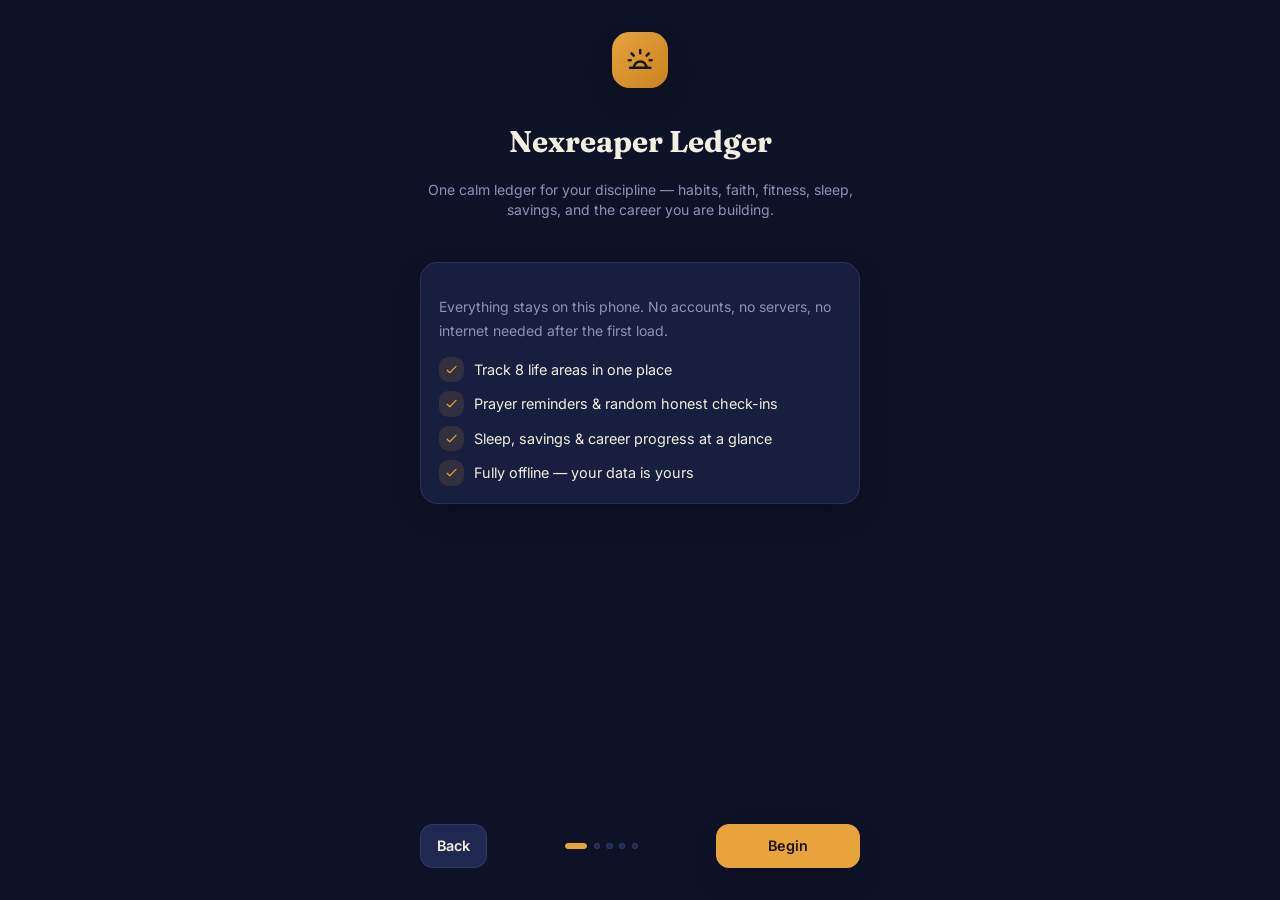
<file: index.html>
<!doctype html>
<html lang="en" data-theme="dark">
<head>
  <meta charset="utf-8">
  <meta name="viewport" content="width=device-width, initial-scale=1, viewport-fit=cover">
  <meta name="theme-color" content="#0E1226">
  <meta name="description" content="Nexreaper Ledger — track habits, prayers, fitness, sleep, savings and career progress. 100% offline, your data never leaves the device.">
  <title>Nexreaper Ledger</title>
  <link rel="icon" href="data:image/svg+xml,%3Csvg xmlns='http://www.w3.org/2000/svg' viewBox='0 0 192 192'%3E%3Crect width='192' height='192' rx='44' fill='%230E1226'/%3E%3Cg fill='none' stroke='%23E8A33D' stroke-width='11' stroke-linecap='round'%3E%3Cpath d='M48 128a48 48 0 0 1 96 0'/%3E%3Cpath d='M34 128h124'/%3E%3Cpath d='M96 34v18'/%3E%3Cpath d='M49 51l13 13'/%3E%3Cpath d='M143 51l-13 13'/%3E%3C/g%3E%3Crect x='38' y='150' width='116' height='10' rx='5' fill='%234FB08A'/%3E%3C/svg%3E">
  <script>
    // Apply saved theme before first paint (no flash)
    try { document.documentElement.dataset.theme = localStorage.getItem('nl_theme') || 'dark'; } catch (e) {}
  </script>
  <!-- Non-blocking font load: the page paints IMMEDIATELY with system
       fonts. If the network can't reach Google Fonts (mobile data,
       ad-blockers, restricted hosts), the design still ships — nothing
       in the critical path waits on a CDN. Fonts swap in when they
       arrive (display=swap). -->
  <link rel="preconnect" href="https://fonts.googleapis.com">
  <link rel="preconnect" href="https://fonts.gstatic.com" crossorigin>
  <link rel="preload" as="style" href="https://fonts.googleapis.com/css2?family=Fraunces:opsz,wght@9..144,500;9..144,600;9..144,700&family=Inter:wght@400;500;600;700&display=swap">
  <link rel="stylesheet" href="https://fonts.googleapis.com/css2?family=Fraunces:opsz,wght@9..144,500;9..144,600;9..144,700&family=Inter:wght@400;500;600;700&display=swap" media="print" onload="this.media='all'">
  <noscript><link rel="stylesheet" href="https://fonts.googleapis.com/css2?family=Fraunces:opsz,wght@9..144,500;9..144,600;9..144,700&family=Inter:wght@400;500;600;700&display=swap"></noscript>
  <style>
/* =========================================================
   Nexreaper Ledger — embedded styles
   Palette per PRD §7. Dark is default; [data-theme="light"]
   overrides the same variables so every color helper
   (bg, surface, ink, muted, gold, mint, ember, line) re-themes.
   No color-mix() — stays compatible with older Chromium.
   Fully self-contained: layout utilities are defined below,
   no external Tailwind CDN required.
   ========================================================= */
:root {
  --bg: #0E1226;
  --surface: #171E3E;
  --surface-2: #1F2850;
  --ink: #F3EEE2;
  --muted: #8D93B8;
  --gold: #E8A33D;
  --green: #4FB08A;
  --red: #E0654B;
  --line: rgba(141, 147, 184, 0.16);
  --gold-soft: rgba(232, 163, 61, 0.13);
  --green-soft: rgba(79, 176, 138, 0.13);
  --red-soft: rgba(224, 101, 75, 0.13);
  --shadow: 0 12px 32px -14px rgba(0, 0, 0, 0.55);
  --header-bg: rgba(14, 18, 38, 0.82);
  --gold-line: rgba(232, 163, 61, 0.35);
  --green-line: rgba(79, 176, 138, 0.5);
  --red-line: rgba(224, 101, 75, 0.4);
  --muted-dashed: rgba(141, 147, 184, 0.55);
  --gold-faint: rgba(232, 163, 61, 0.45);
}

html[data-theme="light"] {
  --bg: #F3EFE4;
  --surface: #FFFFFF;
  --surface-2: #EAE4D4;
  --ink: #20243A;
  --muted: #5D6280;
  --gold: #A96F16;
  --green: #2E7D5F;
  --red: #C24A32;
  --line: rgba(32, 36, 58, 0.14);
  --gold-soft: rgba(169, 111, 22, 0.12);
  --green-soft: rgba(46, 125, 95, 0.12);
  --red-soft: rgba(194, 74, 50, 0.12);
  --shadow: 0 12px 32px -18px rgba(32, 36, 58, 0.3);
  --header-bg: rgba(243, 239, 228, 0.85);
  --gold-line: rgba(169, 111, 22, 0.4);
  --green-line: rgba(46, 125, 95, 0.55);
  --red-line: rgba(194, 74, 50, 0.45);
  --muted-dashed: rgba(93, 98, 128, 0.6);
  --gold-faint: rgba(169, 111, 22, 0.45);
}

/* ---------- base ---------- */
* { box-sizing: border-box; }

html { -webkit-text-size-adjust: 100%; }

body {
  margin: 0;
  background: var(--bg);
  color: var(--ink);
  font-family: "Inter", system-ui, -apple-system, sans-serif;
  font-size: 16px;
  line-height: 1.5;
  min-height: 100vh;
  -webkit-font-smoothing: antialiased;
}

.font-display { font-family: "Fraunces", Georgia, serif; }

::selection { background: var(--gold); color: #1a1405; }

::-webkit-scrollbar { width: 8px; height: 8px; }
::-webkit-scrollbar-track { background: transparent; }
::-webkit-scrollbar-thumb { background: var(--surface-2); border-radius: 99px; }

button { font: inherit; color: inherit; }

:focus-visible {
  outline: 2px solid var(--gold);
  outline-offset: 2px;
  border-radius: 6px;
}

.sr-only {
  position: absolute; width: 1px; height: 1px; padding: 0; margin: -1px;
  overflow: hidden; clip: rect(0 0 0 0); white-space: nowrap; border: 0;
}

/* ---------- app header ---------- */
.app-header {
  position: sticky; top: 0; z-index: 30;
  background: var(--header-bg);
  -webkit-backdrop-filter: blur(12px);
  backdrop-filter: blur(12px);
  border-bottom: 1px solid var(--line);
}

.logo-mark {
  width: 2.5rem; height: 2.5rem; border-radius: 0.875rem;
  background: linear-gradient(135deg, var(--gold), #c9821f);
  color: #1a1405;
  display: inline-flex; align-items: center; justify-content: center;
  box-shadow: var(--shadow);
  flex-shrink: 0;
}
.logo-mark svg { width: 1.35rem; height: 1.35rem; }
.logo-mark-lg { width: 3.5rem; height: 3.5rem; border-radius: 1.1rem; }
.logo-mark-lg svg { width: 1.9rem; height: 1.9rem; }

.streak-chip {
  display: inline-flex; align-items: center; gap: 0.35rem;
  background: var(--surface-2);
  border: 1px solid var(--line);
  border-radius: 999px;
  padding: 0.4rem 0.8rem;
  font-size: 0.85rem; font-weight: 700;
  color: var(--gold);
  line-height: 1;
}
.streak-ic { display: inline-flex; }
.streak-ic svg { width: 1rem; height: 1rem; }
.streak-lbl { font-size: 0.6rem; font-weight: 600; text-transform: uppercase; letter-spacing: 0.08em; color: var(--muted); }

/* ---------- cards ---------- */
.card {
  background: var(--surface);
  border: 1px solid var(--line);
  border-radius: 1.1rem;
  box-shadow: var(--shadow);
  padding: 1.1rem;
}

.card-title {
  font-size: 1rem; font-weight: 600; margin: 0 0 0.75rem;
}

.banner { border-color: var(--gold-line); background: var(--gold-soft); }

/* ---------- buttons ---------- */
.btn-gold, .btn-ghost, .btn-danger {
  display: inline-flex; align-items: center; justify-content: center; gap: 0.4rem;
  border-radius: 0.8rem;
  padding: 0.65rem 1rem;
  font-size: 0.9rem; font-weight: 600;
  border: 1px solid transparent;
  cursor: pointer;
  transition: transform 0.12s ease, filter 0.15s ease, border-color 0.15s ease, background 0.15s ease, opacity 0.15s ease;
  user-select: none;
}
.btn-gold {
  background: var(--gold); color: #1a1405;
  border-color: var(--gold);
  box-shadow: var(--shadow);
}
.btn-gold:hover { filter: brightness(1.07); }
.btn-ghost {
  background: var(--surface-2); color: var(--ink);
  border-color: var(--line);
}
.btn-ghost:hover { border-color: var(--gold); }
.btn-danger {
  background: var(--red-soft); color: var(--red);
  border-color: var(--red-line);
}
.btn-danger:hover { filter: brightness(1.1); }
.btn-sm { padding: 0.4rem 0.75rem; font-size: 0.8rem; border-radius: 0.7rem; }
.btn-gold:active, .btn-ghost:active, .btn-danger:active { transform: scale(0.97); }
.btn-gold:disabled, .btn-ghost:disabled, .btn-danger:disabled {
  opacity: 0.4; cursor: not-allowed; transform: none;
}
.btn-file { cursor: pointer; }

.icon-btn {
  width: 2.5rem; height: 2.5rem; border-radius: 0.8rem;
  background: var(--surface-2);
  border: 1px solid var(--line);
  color: var(--muted);
  display: inline-flex; align-items: center; justify-content: center;
  cursor: pointer;
  transition: color 0.15s, border-color 0.15s, transform 0.12s;
  flex-shrink: 0;
}
.icon-btn svg { width: 1.2rem; height: 1.2rem; }
.icon-btn:hover { color: var(--gold); border-color: var(--gold); }
.icon-btn:active { transform: scale(0.94); }
.icon-btn-sm { width: 2rem; height: 2rem; border-radius: 0.65rem; }
.icon-btn-sm svg { width: 1rem; height: 1rem; }

.mini-ic { display: inline-flex; color: var(--gold); }
.mini-ic svg { width: 1rem; height: 1rem; }

.chip-ic {
  width: 2.5rem; height: 2.5rem;
  border-radius: 0.9rem;
  background: var(--surface-2);
  border: 1px solid var(--line);
  display: inline-flex; align-items: center; justify-content: center;
  flex-shrink: 0;
}
.chip-ic svg { width: 1.25rem; height: 1.25rem; }

/* ---------- forms ---------- */
.input {
  width: 100%;
  background: var(--surface-2);
  border: 1px solid var(--line);
  border-radius: 0.75rem;
  padding: 0.6rem 0.85rem;
  font-size: 0.9rem;
  color: var(--ink);
  outline: none;
  transition: border-color 0.15s, box-shadow 0.15s;
  font-family: inherit;
}
.input::placeholder { color: var(--muted); opacity: 0.75; }
.input:focus { border-color: var(--gold); box-shadow: 0 0 0 3px var(--gold-soft); }
select.input { appearance: none; padding-right: 2rem;
  background-image: url("data:image/svg+xml;charset=utf-8,%3Csvg xmlns='http://www.w3.org/2000/svg' width='12' height='12' viewBox='0 0 24 24' fill='none' stroke='%238D93B8' stroke-width='2.4' stroke-linecap='round' stroke-linejoin='round'%3E%3Cpath d='m6 9 6 6 6-6'/%3E%3C/svg%3E");
  background-repeat: no-repeat;
  background-position: right 0.7rem center;
}
select.input option { color: #1a1405; }
html[data-theme="light"] select.input option { color: #20243A; background: #fff; }
input.input[type="number"] { -moz-appearance: textfield; }
input.input::-webkit-outer-spin-button,
input.input::-webkit-inner-spin-button { -webkit-appearance: none; margin: 0; }

.fld {
  display: inline-flex; align-items: baseline; gap: 0.4rem;
  font-size: 0.72rem; font-weight: 700;
  color: var(--muted);
  text-transform: uppercase; letter-spacing: 0.07em;
}
.fld-hint { font-weight: 500; text-transform: none; letter-spacing: 0; font-size: 0.7rem; opacity: 0.85; }

.err { color: var(--red); }

.grid-2 { display: grid; grid-template-columns: 1fr 1fr; gap: 0.75rem; }

/* switch (settings) */
.switch-row {
  display: flex; align-items: center; justify-content: space-between; gap: 1rem;
  cursor: pointer;
}
.switch {
  position: relative; flex-shrink: 0;
  width: 2.8rem; height: 1.55rem;
  border-radius: 999px;
  background: var(--surface-2);
  border: 1px solid var(--line);
  transition: background 0.2s, border-color 0.2s;
}
.switch::after {
  content: "";
  position: absolute; top: 2px; left: 2px;
  width: 1.2rem; height: 1.2rem; border-radius: 999px;
  background: var(--muted);
  transition: left 0.2s, background 0.2s;
}
.switch-row input:checked + .switch { background: var(--green); border-color: var(--green); }
.switch-row input:checked + .switch::after { left: calc(100% - 1.4rem); background: #fff; }

/* ---------- toggle rows (prayers / daily / looks) ---------- */
.row-toggle {
  display: flex; align-items: center; gap: 0.75rem;
  width: 100%;
  padding: 0.7rem 0.85rem;
  border: 1px solid var(--line);
  border-radius: 0.9rem;
  background: var(--surface-2);
  cursor: pointer;
  text-align: left;
  transition: border-color 0.15s, background 0.15s, transform 0.1s;
}
.row-toggle:hover { border-color: var(--gold); }
.row-toggle:active { transform: scale(0.99); }
.row-toggle.done { border-color: var(--green-line); background: var(--green-soft); }

.row-check, .prayer-check {
  width: 1.5rem; height: 1.5rem; border-radius: 999px;
  border: 1.5px solid var(--line);
  display: inline-flex; align-items: center; justify-content: center;
  flex-shrink: 0;
  color: transparent;
  transition: background 0.15s, border-color 0.15s, color 0.15s;
}
.row-check svg, .prayer-check svg { width: 0.8rem; height: 0.8rem; }
.row-toggle.done .row-check, .row-toggle.done .prayer-check {
  background: var(--green); border-color: var(--green); color: #08130d;
}

.prayer-time { font-size: 0.8rem; color: var(--muted); font-variant-numeric: tabular-nums; }

/* ---------- water glasses ---------- */
.water-grid { display: flex; gap: 0.45rem; flex-wrap: wrap; }
.glass {
  width: 2.7rem; height: 2.7rem;
  border-radius: 0.9rem;
  border: 1px solid var(--line);
  background: var(--surface-2);
  color: var(--muted);
  display: inline-flex; align-items: center; justify-content: center;
  cursor: pointer;
  transition: border-color 0.15s, color 0.15s, background 0.15s, transform 0.1s;
  padding: 0;
}
.glass svg { width: 1.25rem; height: 1.25rem; }
.glass:hover { border-color: var(--gold); color: var(--gold); }
.glass:active { transform: scale(0.9); }
.glass.full {
  border-color: var(--gold);
  color: var(--gold);
  background: var(--gold-soft);
  box-shadow: inset 0 0 0 1px var(--gold);
}

/* ---------- progress bars / charts ---------- */
.bar-track {
  height: 0.5rem;
  background: var(--surface-2);
  border-radius: 999px;
  overflow: hidden;
}
.bar-fill {
  height: 100%;
  border-radius: 999px;
  transition: width 0.45s ease;
}
.bar-gold { background: linear-gradient(90deg, var(--gold), var(--green)); }
.bar-green { background: var(--green); }

.stat {
  background: var(--surface-2);
  border: 1px solid var(--line);
  border-radius: 0.8rem;
  padding: 0.55rem 0.35rem;
  text-align: center;
}
.stat .stat-val { font-size: 0.85rem; font-weight: 600; }
.stat .stat-lbl {
  font-size: 0.58rem; text-transform: uppercase; letter-spacing: 0.09em;
  color: var(--muted); margin-top: 0.15rem;
}

.chart { display: flex; gap: 0.45rem; align-items: stretch; }
.chart-col { flex: 1; display: flex; flex-direction: column; align-items: center; gap: 0.35rem; min-width: 0; }
.chart-barwrap {
  width: 100%; max-width: 2.4rem;
  height: 6.5rem;
  background: var(--surface-2);
  border-radius: 0.7rem;
  display: flex; align-items: flex-end;
  overflow: hidden;
  position: relative;
}
.chart-bar {
  width: 100%;
  border-radius: 0.7rem 0.7rem 0 0;
  background: var(--gold-faint);
  transition: height 0.45s ease;
}
.chart-col.today .chart-bar { background: var(--gold); }
.chart-lbl { font-size: 0.62rem; color: var(--muted); text-transform: uppercase; letter-spacing: 0.05em; }
.chart-col.today .chart-lbl { color: var(--gold); font-weight: 700; }
.chart-val { font-size: 0.6rem; color: var(--muted); font-variant-numeric: tabular-nums; }

/* sleep chart target line */
.sleep-chart-bars { position: relative; }
.sleep-target-line {
  position: absolute; left: 0; right: 0;
  border-top: 2px dashed var(--muted-dashed);
  pointer-events: none;
}

/* ---------- arc (sunrise) ---------- */
.arc-wrap { position: relative; width: 10.5rem; height: 10.5rem; flex-shrink: 0; }
.arc-svg { width: 100%; height: 100%; transform: rotate(-90deg); }
.arc-track { stroke: var(--surface-2); }
.arc-bar { stroke: var(--gold); transition: stroke-dashoffset 0.7s cubic-bezier(0.22, 1, 0.36, 1); }
/* HTML overlay — perfectly centered at any scale (fixes PRD bug #3) */
.arc-center {
  position: absolute; inset: 0;
  display: flex; flex-direction: column;
  align-items: center; justify-content: center;
  text-align: center;
}
.arc-pct { font-family: "Fraunces", Georgia, serif; font-size: 2.3rem; font-weight: 600; line-height: 1; }
.arc-sub {
  margin-top: 0.35rem;
  font-size: 0.62rem; text-transform: uppercase; letter-spacing: 0.22em;
  color: var(--muted);
}

/* goal chips under arc */
.goal-chips { display: flex; flex-wrap: wrap; gap: 0.4rem; }
.chip {
  display: inline-flex; align-items: center; gap: 0.32rem;
  background: var(--surface-2);
  border: 1px solid var(--line);
  border-radius: 999px;
  padding: 0.22rem 0.6rem;
  font-size: 0.68rem; font-weight: 600;
  color: var(--muted);
  transition: border-color 0.2s, color 0.2s;
}
.chip svg { width: 0.85rem; height: 0.85rem; }
.chip.chip-done { color: var(--ink); border-color: var(--green-line); }
.chip.chip-done svg { color: var(--green); }

/* ---------- roadmap ---------- */
.rm-stage {
  background: var(--surface-2);
  border: 1px solid var(--line);
  border-radius: 0.9rem;
  overflow: hidden;
}
.rm-sum {
  list-style: none;
  display: flex; align-items: center; gap: 0.6rem;
  padding: 0.8rem 1rem;
  cursor: pointer;
  font-weight: 600; font-size: 0.92rem;
}
.rm-sum::-webkit-details-marker { display: none; }
.rm-sum:hover { color: var(--gold); }
.rm-progress { font-size: 0.72rem; font-weight: 500; color: var(--muted); font-variant-numeric: tabular-nums; }
.rm-chev { display: inline-flex; color: var(--muted); transition: transform 0.25s ease; }
.rm-chev svg { width: 1rem; height: 1rem; }
.rm-stage[open] .rm-chev { transform: rotate(180deg); }
.rm-steps { padding: 0 0.75rem 0.75rem; display: grid; gap: 0.5rem; }

.rm-step {
  position: relative;
  display: flex; align-items: flex-start; gap: 0.6rem;
  padding: 0.6rem 0.7rem;
  background: var(--surface);
  border: 1px solid var(--line);
  border-radius: 0.75rem;
  cursor: pointer;
  font-size: 0.88rem;
  transition: border-color 0.15s;
}
.rm-step:hover { border-color: var(--gold); }
.rm-step input { position: absolute; opacity: 0; pointer-events: none; }
.rm-box {
  width: 1.25rem; height: 1.25rem; border-radius: 0.4rem;
  border: 1.5px solid var(--line);
  display: inline-flex; align-items: center; justify-content: center;
  flex-shrink: 0; margin-top: 0.08rem;
  color: transparent;
  transition: background 0.15s, border-color 0.15s, color 0.15s;
}
.rm-box svg { width: 0.75rem; height: 0.75rem; }
.rm-step.done { border-color: var(--green-line); }
.rm-step.done .rm-box { background: var(--green); border-color: var(--green); color: #08130d; }
.rm-step.done span.rm-lbl { color: var(--muted); text-decoration: line-through; text-decoration-thickness: 1px; }

/* ---------- check-ins ---------- */
.checkin-list { list-style: none; margin: 0; padding: 0; display: grid; gap: 0.65rem; }
.checkin-item {
  display: flex; align-items: flex-start; gap: 0.6rem;
  background: var(--surface-2);
  border: 1px solid var(--line);
  border-radius: 0.85rem;
  padding: 0.6rem 0.75rem;
}
.checkin-item .checkin-ic { color: var(--gold); display: inline-flex; margin-top: 0.1rem; }
.checkin-item .checkin-ic svg { width: 0.95rem; height: 0.95rem; }
.checkin-item p { margin: 0; font-size: 0.88rem; word-break: break-word; }
.checkin-item .checkin-when { font-size: 0.68rem; color: var(--muted); margin-top: 0.15rem; }
.checkin-empty {
  border: 1px dashed var(--line);
  border-radius: 0.85rem;
  padding: 1rem;
  font-size: 0.85rem;
  color: var(--muted);
  text-align: center;
}
.checkin-textarea { min-height: 6rem; resize: vertical; }
.help-steps { margin: 0; padding-left: 1.25rem; display: grid; gap: 0.35rem; }
.help-steps li { font-size: 0.8rem; line-height: 1.5; }
.help-steps b { font-weight: 600; }

/* ---------- sleep ---------- */
.sleep-h { margin: 0.25rem 0 0.5rem; }
.sleep-status { text-align: center; padding: 0.75rem 0.5rem 0.5rem; }
.sleep-emoji { font-size: 2.4rem; line-height: 1; }
.sleep-elapsed {
  font-family: "Fraunces", Georgia, serif;
  font-size: 2.4rem; font-weight: 600;
  font-variant-numeric: tabular-nums;
  margin-top: 0.4rem;
}
.sleep-note { font-size: 0.8rem; color: var(--muted); margin-top: 0.2rem; }
.sleep-actions { display: flex; gap: 0.6rem; margin-top: 1.1rem; flex-wrap: wrap; justify-content: center; }
.sleep-actions .btn-gold, .sleep-actions .btn-ghost { flex: 1 1 10rem; min-width: 10rem; padding: 0.85rem 1rem; }

.step-btn {
  width: 2.3rem; height: 2.3rem;
  border-radius: 0.75rem;
  background: var(--surface-2);
  border: 1px solid var(--line);
  color: var(--ink);
  display: inline-flex; align-items: center; justify-content: center;
  cursor: pointer;
  transition: border-color 0.15s, transform 0.1s;
  padding: 0;
}
.step-btn svg { width: 1rem; height: 1rem; }
.step-btn:hover { border-color: var(--gold); color: var(--gold); }
.step-btn:active { transform: scale(0.92); }

.sleep-hist-item {
  display: flex; align-items: center; justify-content: space-between; gap: 1rem;
  padding: 0.65rem 0.25rem;
  border-bottom: 1px solid var(--line);
  font-size: 0.88rem;
}
.sleep-hist-item:last-child { border-bottom: 0; }
.sleep-hist-dur { font-variant-numeric: tabular-nums; font-weight: 600; }
.sleep-hist-dur.ok { color: var(--green); }
.sleep-hist-dur.low { color: var(--muted); }
.sleep-hist-empty { color: var(--muted); font-size: 0.85rem; padding: 0.5rem 0.25rem; }

/* ---------- tips ---------- */
.tips { list-style: none; margin: 0; padding: 0; display: grid; gap: 0.5rem; }
.tips li {
  position: relative;
  padding: 0.65rem 0.85rem 0.65rem 2rem;
  background: var(--surface-2);
  border: 1px solid var(--line);
  border-radius: 0.8rem;
  font-size: 0.85rem;
  color: var(--muted);
}
.tips li::before {
  content: "◆";
  position: absolute; left: 0.8rem; top: 0.65rem;
  color: var(--gold);
  font-size: 0.7rem;
}

/* ---------- modals ---------- */
.modal {
  position: fixed; inset: 0; z-index: 50;
  display: flex; align-items: flex-end; justify-content: center;
}
.modal[hidden] { display: none; }
.modal-backdrop {
  position: absolute; inset: 0;
  background: rgba(5, 8, 20, 0.62);
  -webkit-backdrop-filter: blur(4px);
  backdrop-filter: blur(4px);
  opacity: 0;
  transition: opacity 0.22s ease;
}
.modal-panel {
  position: relative;
  width: 100%; max-width: 42rem;
  background: var(--surface);
  border: 1px solid var(--line);
  border-radius: 1.4rem 1.4rem 0 0;
  box-shadow: 0 30px 120px rgba(0, 0, 0, 0.5);
  transform: translateY(28px);
  opacity: 0;
  transition: transform 0.22s ease, opacity 0.22s ease;
  max-height: 92vh;
  display: flex; flex-direction: column;
}
.modal-panel-sm { max-width: 30rem; }
.modal-head {
  display: flex; align-items: flex-start; justify-content: space-between; gap: 1rem;
  padding: 1.2rem 1.25rem 0.9rem;
  border-bottom: 1px solid var(--line);
  flex-shrink: 0;
}
.modal-body { padding: 1.1rem 1.25rem 1.4rem; overflow-y: auto; }
.modal.open .modal-backdrop { opacity: 1; }
.modal.open .modal-panel { transform: none; opacity: 1; }
@media (min-width: 640px) {
  .modal { align-items: center; padding: 1rem; }
  .modal-panel { border-radius: 1.4rem; transform: scale(0.97); }
}

.set-sec { padding: 1.1rem 0; border-top: 1px solid var(--line); }
.set-sec:first-child { border-top: 0; padding-top: 0.2rem; }
.set-sec-title {
  font-size: 0.7rem; font-weight: 700;
  text-transform: uppercase; letter-spacing: 0.12em;
  color: var(--muted);
  margin-bottom: 0.8rem;
}

/* ---------- toasts ---------- */
#toasts {
  position: fixed; left: 50%; bottom: 5.5rem;
  transform: translateX(-50%);
  z-index: 60;
  display: flex; flex-direction: column; align-items: center; gap: 0.5rem;
  pointer-events: none;
  width: max-content; max-width: calc(100vw - 2rem);
}
.nl-toast {
  background: var(--surface);
  border: 1px solid var(--line);
  color: var(--ink);
  border-left: 3px solid var(--gold);
  border-radius: 0.85rem;
  padding: 0.65rem 1rem;
  font-size: 0.85rem;
  box-shadow: var(--shadow);
  opacity: 0;
  transform: translateY(10px);
  transition: opacity 0.25s ease, transform 0.25s ease;
  max-width: 100%;
}
.nl-toast.show { opacity: 1; transform: none; }
.nl-toast.nl-toast-green { border-left-color: var(--green); }
.nl-toast.nl-toast-red { border-left-color: var(--red); }

/* ---------- tab bar ---------- */
.tabbar {
  position: fixed; bottom: 0; left: 0; right: 0; z-index: 40;
  background: var(--surface);
  border-top: 1px solid var(--line);
  padding-bottom: env(safe-area-inset-bottom);
}
.tabbar-inner {
  max-width: 48rem; margin: 0 auto;
  display: grid; grid-template-columns: repeat(3, 1fr);
}
.tab-btn {
  display: flex; flex-direction: column; align-items: center; gap: 0.2rem;
  padding: 0.65rem 0 0.55rem;
  font-size: 0.68rem; font-weight: 600; letter-spacing: 0.02em;
  color: var(--muted);
  background: none; border: 0;
  cursor: pointer;
  transition: color 0.15s;
}
.tab-btn svg { width: 1.35rem; height: 1.35rem; }
.tab-btn.active { color: var(--gold); }

/* ---------- onboarding ---------- */
.onboarding { min-height: 100vh; display: flex; align-items: stretch; }
.onboarding[hidden] { display: none; }
.ob-wrap {
  width: 100%; max-width: 30rem;
  margin: 0 auto;
  padding: 2rem 1.25rem calc(2rem + env(safe-area-inset-bottom));
  display: flex; flex-direction: column;
}
.ob-steps { flex: 1; }
.ob-step { animation: fadeUp 0.3s ease; }
.ob-step[hidden] { display: none; }

.ob-footer {
  display: flex; align-items: center; gap: 0.75rem;
  margin-top: 1.5rem;
}
.ob-next { min-width: 9rem; }
.ob-dots { flex: 1; display: flex; justify-content: center; gap: 0.4rem; }
.ob-dot {
  width: 0.4rem; height: 0.4rem; border-radius: 999px;
  background: var(--surface-2);
  border: 1px solid var(--line);
  transition: all 0.2s ease;
}
.ob-dot.active { width: 1.4rem; background: var(--gold); border-color: var(--gold); }

.ob-feats { list-style: none; margin: 0; padding: 0; display: grid; gap: 0.55rem; }
.ob-feats li {
  display: flex; align-items: center; gap: 0.6rem;
  font-size: 0.9rem;
}
.ob-feat-ic {
  width: 1.6rem; height: 1.6rem; border-radius: 0.6rem;
  background: var(--gold-soft); color: var(--gold);
  display: inline-flex; align-items: center; justify-content: center;
  flex-shrink: 0;
}
.ob-feat-ic svg { width: 0.95rem; height: 0.95rem; }

.goal-card {
  position: relative;
  display: flex; flex-direction: column; gap: 0.15rem;
  padding: 0.8rem 0.75rem;
  border: 1px solid var(--line);
  border-radius: 0.9rem;
  background: var(--surface-2);
  cursor: pointer;
  transition: border-color 0.15s, background 0.15s, transform 0.1s;
}
.goal-card:hover { border-color: var(--gold); }
.goal-card:active { transform: scale(0.98); }
.goal-card.checked {
  border-color: var(--gold);
  background: var(--gold-soft);
  box-shadow: inset 0 0 0 1px var(--gold);
}
.gc-ic { color: var(--gold); display: inline-flex; margin-bottom: 0.25rem; }
.gc-ic svg { width: 1.15rem; height: 1.15rem; }
.gc-t { font-weight: 600; font-size: 0.9rem; }
.gc-s { font-size: 0.68rem; color: var(--muted); line-height: 1.35; }
.gc-check {
  position: absolute; top: 0.6rem; right: 0.6rem;
  width: 1.15rem; height: 1.15rem; border-radius: 999px;
  border: 1.5px solid var(--line);
  display: inline-flex; align-items: center; justify-content: center;
  color: transparent;
  transition: background 0.15s, border-color 0.15s, color 0.15s;
}
.gc-check svg { width: 0.7rem; height: 0.7rem; }
.goal-card.checked .gc-check { background: var(--gold); border-color: var(--gold); color: #1a1405; }

/* ---------- misc ---------- */
.text-gold { color: var(--gold); }
.text-ember { color: var(--red); }
.text-mint { color: var(--green); }
.tabular-nums { font-variant-numeric: tabular-nums; }

@keyframes fadeUp {
  from { opacity: 0; transform: translateY(10px); }
  to { opacity: 1; transform: none; }
}

@media (prefers-reduced-motion: reduce) {
  *, *::before, *::after {
    animation-duration: 0.01ms !important;
    animation-iteration-count: 1 !important;
    transition-duration: 0.01ms !important;
  }
}

/* =========================================================
   Self-contained layout utilities
   (no Tailwind CDN dependency — works fully offline / on
   any host without access to cdn.tailwindcss.com)
   ========================================================= */
.block { display: block; }
.flex { display: flex; }
.grid { display: grid; }
.hidden { display: none; }
.flex-1 { flex: 1 1 0%; }
.flex-wrap { flex-wrap: wrap; }
.shrink-0 { flex-shrink: 0; }
.items-center { align-items: center; }
.items-start { align-items: flex-start; }
.justify-between { justify-content: space-between; }
.grid-cols-2 { grid-template-columns: repeat(2, minmax(0, 1fr)); }
.grid-cols-3 { grid-template-columns: repeat(3, minmax(0, 1fr)); }
.gap-2 { gap: .5rem; }
.gap-2\.5 { gap: .625rem; }
.gap-3 { gap: .75rem; }
.gap-5 { gap: 1.25rem; }
.h-16 { height: 4rem; }
.w-10 { width: 2.5rem; }
.w-14 { width: 3.5rem; }
.w-full { width: 100%; }
.min-w-0 { min-width: 0; }
.max-w-\[48rem\] { max-width: 48rem; }
.mx-auto { margin-left: auto; margin-right: auto; }
.mb-0 { margin-bottom: 0; }
.mb-1 { margin-bottom: .25rem; }
.mb-2 { margin-bottom: .5rem; }
.mb-3 { margin-bottom: .75rem; }
.mb-4 { margin-bottom: 1rem; }
.mb-7 { margin-bottom: 1.75rem; }
.mt-0\.5 { margin-top: .125rem; }
.mt-1 { margin-top: .25rem; }
.mt-1\.5 { margin-top: .375rem; }
.mt-2 { margin-top: .5rem; }
.mt-2\.5 { margin-top: .625rem; }
.mt-3 { margin-top: .75rem; }
.mt-4 { margin-top: 1rem; }
.px-4 { padding-left: 1rem; padding-right: 1rem; }
.pt-1 { padding-top: .25rem; }
.pt-4 { padding-top: 1rem; }
.pt-5 { padding-top: 1.25rem; }
.pb-28 { padding-bottom: 7rem; }
.text-xs { font-size: .75rem; line-height: 1rem; }
.text-sm { font-size: .875rem; line-height: 1.25rem; }
.text-lg { font-size: 1.125rem; line-height: 1.75rem; }
.text-xl { font-size: 1.25rem; line-height: 1.75rem; }
.text-2xl { font-size: 1.5rem; line-height: 2rem; }
.text-3xl { font-size: 1.875rem; line-height: 2.25rem; }
.text-\[10px\] { font-size: 10px; }
.text-\[11px\] { font-size: 11px; }
.text-\[17px\] { font-size: 17px; }
.text-center { text-align: center; }
.text-left { text-align: left; }
.text-right { text-align: right; }
.font-medium { font-weight: 500; }
.font-semibold { font-weight: 600; }
.leading-none { line-height: 1; }
.leading-tight { line-height: 1.25; }
.leading-6 { line-height: 1.5rem; }
.truncate { overflow: hidden; text-overflow: ellipsis; white-space: nowrap; }
.uppercase { text-transform: uppercase; }
.capitalize { text-transform: capitalize; }
.tracking-wider { letter-spacing: .05em; }
.border-t { border-top-width: 1px; border-style: solid; }
.space-y-2 > * + * { margin-top: .5rem; }
.space-y-3 > * + * { margin-top: .75rem; }
.space-y-4 > * + * { margin-top: 1rem; }
/* theme-variable color/font helpers (previously Tailwind config tokens) */
.text-ink { color: var(--ink); }
.text-muted { color: var(--muted); }
.border-line { border-color: var(--line); }
.font-body { font-family: "Inter", system-ui, -apple-system, sans-serif; }
  </style>
</head>
<body class="font-body">
  <noscript>
    <div style="max-width:40rem;margin:4rem auto;padding:1.5rem;font-family:sans-serif;color:#F3EEE2;background:#171E3E;border-radius:1rem">
      <h1>Nexreaper Ledger needs JavaScript</h1>
      <p>This app stores everything locally in your browser. Please enable JavaScript to continue.</p>
    </div>
  </noscript>

  <!-- ======================= ONBOARDING ======================= -->
  <div id="onboarding" class="onboarding" hidden>
    <div class="ob-wrap">
      <div class="text-center mb-7">
        <div class="logo-mark logo-mark-lg mx-auto mb-4" aria-hidden="true">
          <svg viewBox="0 0 24 24" fill="none" stroke="currentColor" stroke-width="2" stroke-linecap="round"><path d="M4 18h16M7 18a5 5 0 0 1 10 0M12 4v2.5M5.2 6.7l1.7 1.7M18.8 6.7l-1.7 1.7M3 12h1.5M19.5 12H21"/></svg>
        </div>
        <h1 class="font-display text-3xl">Nexreaper Ledger</h1>
        <p class="text-muted text-sm mt-2">One calm ledger for your discipline — habits, faith, fitness, sleep, savings, and the career you are building.</p>
      </div>

      <div class="ob-steps">
        <!-- Step 0 · Welcome -->
        <div id="ob-step-0" class="ob-step">
          <div class="card space-y-3">
            <p class="text-sm text-muted leading-6">Everything stays on this phone. No accounts, no servers, no internet needed after the first load.</p>
            <ul class="ob-feats">
              <li><span class="ob-feat-ic"></span>Track 8 life areas in one place</li>
              <li><span class="ob-feat-ic"></span>Prayer reminders &amp; random honest check-ins</li>
              <li><span class="ob-feat-ic"></span>Sleep, savings &amp; career progress at a glance</li>
              <li><span class="ob-feat-ic"></span>Fully offline — your data is yours</li>
            </ul>
          </div>
        </div>

        <!-- Step 1 · About You -->
        <div id="ob-step-1" class="ob-step" hidden>
          <div class="card space-y-4">
            <h2 class="font-display text-xl">About you</h2>
            <label class="block">
              <span class="fld">Name</span>
              <input id="ob-name" class="input mt-1.5" type="text" placeholder="Your name" maxlength="40" autocomplete="off">
            </label>
            <div class="grid grid-cols-2 gap-3">
              <label class="block">
                <span class="fld">Age</span>
                <input id="ob-age" class="input mt-1.5" type="number" inputmode="numeric" min="1" max="120" placeholder="24">
              </label>
              <label class="block">
                <span class="fld">Weight</span>
                <div class="flex gap-2 mt-1.5">
                  <input id="ob-weight" class="input" type="number" inputmode="decimal" min="1" step="0.1" placeholder="68">
                  <select id="ob-unit" class="input ob-unit" aria-label="Weight unit">
                    <option value="kg">kg</option>
                    <option value="lb">lb</option>
                  </select>
                </div>
              </label>
            </div>
          </div>
        </div>

        <!-- Step 2 · Beliefs -->
        <div id="ob-step-2" class="ob-step" hidden>
          <div class="card space-y-4">
            <h2 class="font-display text-xl">Beliefs</h2>
            <label class="block">
              <span class="fld">Religion</span>
              <select id="ob-religion" class="input mt-1.5">
                <option value="islam">Islam</option>
                <option value="christianity">Christianity</option>
                <option value="hinduism">Hinduism</option>
                <option value="buddhism">Buddhism</option>
                <option value="other">Other / none</option>
              </select>
            </label>
            <label class="block">
              <span class="fld">Daily practice</span>
              <select id="ob-practice" class="input mt-1.5"></select>
            </label>
            <label class="block">
              <span class="fld">Practice label <span class="fld-hint">shown on the dashboard</span></span>
              <input id="ob-practice-label" class="input mt-1.5" type="text" placeholder="Prayer checklist" maxlength="40">
            </label>
            <p id="ob-practice-hint" class="text-xs text-muted"></p>
          </div>
        </div>

        <!-- Step 3 · Goals -->
        <div id="ob-step-3" class="ob-step" hidden>
          <div class="card space-y-4">
            <h2 class="font-display text-xl">What are you tracking?</h2>
            <div id="ob-goals" class="grid grid-cols-2 gap-2"></div>
            <p id="ob-goal-err" class="text-xs text-ember err" hidden></p>
            <div id="ob-habit-wrap" class="hidden">
              <label class="block">
                <span class="fld">Your habit</span>
                <input id="ob-habit-name" class="input mt-1.5" type="text" placeholder="e.g. No smoking" maxlength="40">
              </label>
            </div>
            <div id="ob-ex-wrap" class="hidden">
              <label class="block">
                <span class="fld">Pushup target (per day)</span>
                <input id="ob-pushups" class="input mt-1.5" type="number" inputmode="numeric" min="1" max="500" value="20">
              </label>
            </div>
          </div>
        </div>

        <!-- Step 4 · Future Self -->
        <div id="ob-step-4" class="ob-step" hidden>
          <div class="card space-y-4">
            <h2 class="font-display text-xl">Your future self</h2>
            <label class="block">
              <span class="fld">Career goal</span>
              <input id="ob-career" class="input mt-1.5" type="text" placeholder="e.g. Software engineer" maxlength="60">
            </label>
            <div id="ob-savings-wrap" class="hidden space-y-4 border-t border-line pt-4">
              <p class="text-sm font-semibold">Savings goal</p>
              <label class="block">
                <span class="fld">What are you saving for?</span>
                <input id="ob-sav-name" class="input mt-1.5" type="text" placeholder="e.g. Gaming PC" maxlength="60">
              </label>
              <div class="grid grid-cols-2 gap-3">
                <label class="block">
                  <span class="fld">Target</span>
                  <input id="ob-sav-target" class="input mt-1.5" type="number" inputmode="decimal" min="0" placeholder="1500">
                </label>
                <label class="block">
                  <span class="fld">Already saved</span>
                  <input id="ob-sav-current" class="input mt-1.5" type="number" inputmode="decimal" min="0" placeholder="0">
                </label>
                <label class="block">
                  <span class="fld">Monthly income</span>
                  <input id="ob-income" class="input mt-1.5" type="number" inputmode="decimal" min="0" placeholder="0">
                </label>
                <label class="block">
                  <span class="fld">Monthly expenses</span>
                  <input id="ob-expenses" class="input mt-1.5" type="number" inputmode="decimal" min="0" placeholder="0">
                </label>
              </div>
              <label class="block">
                <span class="fld">Currency</span>
                <select id="ob-currency" class="input mt-1.5">
                  <option>USD</option><option>EUR</option><option>GBP</option><option>PKR</option>
                  <option>INR</option><option>AED</option><option>SAR</option><option>AUD</option>
                  <option>CAD</option><option>JPY</option><option>CNY</option><option>MXN</option>
                </select>
              </label>
            </div>
          </div>
        </div>
      </div>

      <div class="ob-footer">
        <button id="ob-back" class="btn-ghost" type="button" hidden>Back</button>
        <div id="ob-dots" class="ob-dots" aria-hidden="true"></div>
        <button id="ob-next" class="btn-gold ob-next" type="button">Begin</button>
      </div>
    </div>
  </div>

  <!-- ======================= APP ======================= -->
  <div id="app" hidden>
    <header class="app-header">
      <div class="max-w-[48rem] mx-auto px-4 h-16 flex items-center justify-between gap-3">
        <div class="flex items-center gap-2.5 min-w-0">
          <span class="logo-mark" aria-hidden="true">
            <svg viewBox="0 0 24 24" fill="none" stroke="currentColor" stroke-width="2" stroke-linecap="round"><path d="M4 18h16M7 18a5 5 0 0 1 10 0M12 4v2.5M5.2 6.7l1.7 1.7M18.8 6.7l-1.7 1.7M3 12h1.5M19.5 12H21"/></svg>
          </span>
          <div class="min-w-0">
            <div class="font-display text-[17px] leading-none truncate">Nexreaper Ledger</div>
            <div id="hdr-date" class="text-[11px] text-muted mt-1 truncate"></div>
          </div>
        </div>
        <div class="flex items-center gap-2 shrink-0">
          <div class="streak-chip" title="Days without a relapse">
            <span class="streak-ic" id="streak-ic"></span>
            <span id="streak-num" class="tabular-nums">0</span>
            <span class="streak-lbl">days</span>
          </div>
          <button id="btn-settings" class="icon-btn" type="button" aria-label="Open settings" title="Settings">
            <svg viewBox="0 0 24 24" fill="none" stroke="currentColor" stroke-width="1.8" stroke-linecap="round"><path d="M4 7.5h9M17 7.5h3M4 12h3M11 12h9M4 16.5h11M19 16.5h1"/><circle cx="15" cy="7.5" r="1.8"/><circle cx="9" cy="12" r="1.8"/><circle cx="17" cy="16.5" r="1.8"/></svg>
          </button>
        </div>
      </div>
    </header>

    <main class="max-w-[48rem] mx-auto px-4 pt-5 pb-28 space-y-4">

      <!-- ============ HOME TAB ============ -->
      <section id="tab-home">
        <div id="notif-banner" class="card banner hidden"></div>
        <div id="greeting"></div>

        <!-- Sunrise arc -->
        <div class="card">
          <div class="flex items-center gap-5">
            <div class="arc-wrap">
              <svg viewBox="0 0 160 160" class="arc-svg" aria-hidden="true">
                <circle cx="80" cy="80" r="64" class="arc-track" stroke-width="12" fill="none"/>
                <circle id="arc-progress" cx="80" cy="80" r="64" class="arc-bar" stroke-width="12" fill="none"
                        stroke-linecap="round" stroke-dasharray="402.124" stroke-dashoffset="402.124"/>
              </svg>
              <!-- HTML overlay (not SVG text) so the label stays perfectly centered at any scale -->
              <div class="arc-center">
                <span id="arc-pct" class="arc-pct">0%</span>
                <span class="arc-sub">today</span>
              </div>
            </div>
            <div class="flex-1 min-w-0">
              <h2 class="font-display text-lg leading-tight">Today's sunrise</h2>
              <p class="text-xs text-muted mt-1" id="arc-sub-line">—</p>
              <div id="goal-chips" class="goal-chips mt-3"></div>
            </div>
          </div>
        </div>

        <!-- Habit streak -->
        <div id="card-habit" class="card"><div id="habitBody"></div></div>

        <!-- Spiritual practice -->
        <div id="card-spiritual" class="card"><div id="spiritualBody"></div></div>

        <!-- Exercise -->
        <div id="card-exercise" class="card"><div id="exBody"></div></div>

        <!-- Daily practice -->
        <div id="card-daily" class="card">
          <h3 class="card-title">Daily practice</h3>
          <div id="dailyBody" class="space-y-2"></div>
          <div class="mt-4">
            <div class="flex items-center justify-between mb-2">
              <span class="text-sm font-semibold flex items-center gap-2"><span class="mini-ic" id="water-ic"></span>Water</span>
              <span class="text-xs text-muted"><span id="waterCount" class="text-ink font-semibold tabular-nums">0</span> / 8 glasses</span>
            </div>
            <div id="waterGrid" class="water-grid"></div>
            <div class="flex gap-2 mt-2.5">
              <button class="btn-ghost btn-sm" type="button" data-action="water-minus">−1 glass</button>
              <button class="btn-ghost btn-sm" type="button" data-action="water-fill">Fill all</button>
            </div>
          </div>
        </div>

        <!-- Weekly chart -->
        <div class="card">
          <h3 class="card-title">Last 7 days</h3>
          <p class="text-xs text-muted mb-3">Daily completion of your selected goals.</p>
          <div id="weeklyChart" class="chart"></div>
        </div>

        <!-- Savings -->
        <div id="card-savings" class="card">
          <div class="flex items-center justify-between mb-3">
            <h3 class="card-title mb-0 flex items-center gap-2"><span class="mini-ic" id="sav-ic"></span>Savings goal</h3>
          </div>
          <div id="savBody"></div>
        </div>

        <!-- Career roadmap -->
        <div id="card-roadmap" class="card">
          <div class="flex items-center justify-between mb-1">
            <h3 class="card-title mb-0">Career roadmap</h3>
            <span class="text-xs text-muted tabular-nums" id="rmCount">0 / 11</span>
          </div>
          <p id="rm-goal" class="text-xs text-muted mb-3 truncate"></p>
          <div class="bar-track mb-4"><div class="bar-fill bar-gold" id="rmBar" style="width:0%"></div></div>
          <div id="rmList" class="space-y-2"></div>
        </div>

        <!-- Check-ins -->
        <div class="card">
          <div class="flex items-center justify-between mb-1">
            <h3 class="card-title mb-0">Random check-ins</h3>
            <button class="icon-btn icon-btn-sm" type="button" data-action="open-checkin" aria-label="New check-in" title="Log an activity now">
              <svg viewBox="0 0 24 24" fill="none" stroke="currentColor" stroke-width="2.2" stroke-linecap="round"><path d="M12 5v14M5 12h14"/></svg>
            </button>
          </div>
          <p class="text-xs text-muted mb-3">Honest one-liners. We nudge you every 1–3 hours.</p>
          <ul id="checkinList" class="checkin-list"></ul>
          <form id="checkin-quick" class="flex gap-2 mt-3">
            <input id="checkin-quick-input" class="input flex-1" type="text" maxlength="200" placeholder="What are you doing right now?" autocomplete="off">
            <button class="btn-gold px-4" type="submit">Log</button>
          </form>
        </div>
      </section>

      <!-- ============ SLEEP TAB ============ -->
      <section id="tab-sleep" hidden class="space-y-4">
        <h2 class="font-display text-2xl sleep-h">Sleep</h2>

        <div class="card"><div id="sleepStatusBody" class="sleep-status"></div></div>

        <div class="card">
          <div class="flex items-center justify-between">
            <div>
              <div class="font-medium">Nightly target</div>
              <div class="text-xs text-muted mt-0.5" id="sleepTargetSub"></div>
            </div>
            <div class="flex items-center gap-2">
              <button class="step-btn" type="button" data-action="sleep-target-minus" aria-label="Decrease target">
                <svg viewBox="0 0 24 24" fill="none" stroke="currentColor" stroke-width="2.2" stroke-linecap="round"><path d="M5 12h14"/></svg>
              </button>
              <span class="font-display text-xl w-14 text-center tabular-nums" id="sleepTargetVal">7.5h</span>
              <button class="step-btn" type="button" data-action="sleep-target-plus" aria-label="Increase target">
                <svg viewBox="0 0 24 24" fill="none" stroke="currentColor" stroke-width="2.2" stroke-linecap="round"><path d="M12 5v14M5 12h14"/></svg>
              </button>
            </div>
          </div>
        </div>

        <div class="card">
          <h3 class="card-title">Last 7 nights</h3>
          <p class="text-xs text-muted mb-3">Dashed line = your target.</p>
          <div id="sleepChart"></div>
        </div>

        <div class="card">
          <h3 class="card-title">Recent sessions</h3>
          <ul id="sleepHistory" class="mt-2"></ul>
        </div>
      </section>

      <!-- ============ LOOKS TAB ============ -->
      <section id="tab-looks" hidden class="space-y-4">
        <h2 class="font-display text-2xl sleep-h">Looksmaxing</h2>

        <div class="card">
          <div class="flex items-center justify-between mb-3">
            <h3 class="card-title mb-0">Today's checklist</h3>
            <span class="text-sm text-muted tabular-nums" id="looksCount">0 / 10</span>
          </div>
          <div class="bar-track mb-4"><div class="bar-fill bar-gold" id="looksBar" style="width:0%"></div></div>
          <div id="looksList" class="space-y-2"></div>
        </div>

        <div class="card">
          <h3 class="card-title">Last 7 days</h3>
          <p class="text-xs text-muted mb-3" id="looksAvg"></p>
          <div id="looksChart" class="chart"></div>
        </div>

        <div class="card">
          <h3 class="card-title">Field notes</h3>
          <ul class="tips mt-2">
            <li>Sleep and hydration show up before any product does.</li>
            <li>Keep your haircut and beard shape consistent for 6+ weeks.</li>
            <li>Stand tall and move slower than your nerves want you to.</li>
            <li>One simple routine, done daily, beats ten products done once.</li>
            <li>Phone at eye level — posture changes how you look more than clothes do.</li>
            <li>Monthly progress photo, same angle and light. Trust the trend, not the day.</li>
          </ul>
        </div>
      </section>
    </main>

    <!-- Bottom tab bar -->
    <nav class="tabbar" aria-label="Main tabs">
      <div class="tabbar-inner">
        <button class="tab-btn active" type="button" data-tab="home">
          <svg viewBox="0 0 24 24" fill="none" stroke="currentColor" stroke-width="1.8" stroke-linecap="round" stroke-linejoin="round"><path d="m3 11 9-8 9 8M5 9.5V21h5v-6h4v6h5V9.5"/></svg>
          <span>Home</span>
        </button>
        <button class="tab-btn" type="button" data-tab="sleep">
          <svg viewBox="0 0 24 24" fill="none" stroke="currentColor" stroke-width="1.8" stroke-linecap="round" stroke-linejoin="round"><path d="M21.752 15.002A9.72 9.72 0 0 1 18 17.25c-5.385 0-9.75-4.365-9.75-9.75 0-1.33.266-2.597.748-3.752A9.753 9.753 0 0 0 3 11.25C3 16.635 7.365 21 12.75 21a9.753 9.753 0 0 0 9.002-5.998Z"/></svg>
          <span>Sleep</span>
        </button>
        <button class="tab-btn" type="button" data-tab="looks">
          <svg viewBox="0 0 24 24" fill="none" stroke="currentColor" stroke-width="1.8" stroke-linecap="round" stroke-linejoin="round"><path d="M9.813 15.904 9.375 17.25l-.438-1.346a2.25 2.25 0 0 0-1.346-1.346L6.25 14.125l1.346-.438a2.25 2.25 0 0 0 1.346-1.346l.438-1.346.438 1.346a2.25 2.25 0 0 0 1.346 1.346l1.346.438-1.346.438a2.25 2.25 0 0 0-1.346 1.346ZM18.259 8.715 18 9.75l-.259-1.035a3.375 3.375 0 0 0-2.456-2.456L14.25 6l1.035-.259a3.375 3.375 0 0 0 2.456-2.456L18 2.25l.259 1.035a3.375 3.375 0 0 0 2.456 2.456L21.75 6l-1.035.259a3.375 3.375 0 0 0-2.456 2.456ZM16.894 20.567 16.5 21.75l-.394-1.183a2.25 2.25 0 0 0-1.423-1.423L13.5 18.75l1.183-.394a2.25 2.25 0 0 0 1.423-1.423l.394-1.183.394 1.183a2.25 2.25 0 0 0 1.423 1.423l1.183.394-1.183.394a2.25 2.25 0 0 0-1.423 1.423Z"/></svg>
          <span>Looks</span>
        </button>
      </div>
    </nav>

    <!-- ======================= SETTINGS MODAL ======================= -->
    <div id="settings" class="modal" hidden role="dialog" aria-modal="true" aria-label="Settings">
      <div class="modal-backdrop" data-close></div>
      <div class="modal-panel">
        <div class="modal-head">
          <div>
            <h3 class="font-display text-xl">Settings</h3>
            <p class="text-xs text-muted mt-0.5">Changes save to this device only.</p>
          </div>
          <button class="icon-btn" type="button" data-close aria-label="Close settings">
            <svg viewBox="0 0 24 24" fill="none" stroke="currentColor" stroke-width="2" stroke-linecap="round"><path d="M6 6l12 12M18 6 6 18"/></svg>
          </button>
        </div>
        <div class="modal-body">

          <section class="set-sec">
            <div class="set-sec-title">Profile</div>
            <div class="space-y-3">
              <label class="block"><span class="fld">Name</span><input id="set-name" class="input mt-1.5" type="text" maxlength="40"></label>
              <div class="grid-2">
                <label class="block"><span class="fld">Age</span><input id="set-age" class="input mt-1.5" type="number" min="1" max="120"></label>
                <label class="block"><span class="fld">Weight</span><input id="set-weight" class="input mt-1.5" type="number" min="0" step="0.1"></label>
              </div>
              <div class="grid-2">
                <label class="block"><span class="fld">Unit</span>
                  <select id="set-unit" class="input mt-1.5"><option value="kg">kg</option><option value="lb">lb</option></select>
                </label>
                <label class="block"><span class="fld">Habit name</span><input id="set-habit" class="input mt-1.5" type="text" maxlength="40"></label>
              </div>
              <div class="grid-2">
                <label class="block"><span class="fld">Pushup target</span><input id="set-pushups" class="input mt-1.5" type="number" min="1" max="500"></label>
                <label class="block"><span class="fld">Career goal</span><input id="set-career" class="input mt-1.5" type="text" maxlength="60"></label>
              </div>
            </div>
            <button class="btn-gold w-full mt-4" type="button" data-action="save-profile">Save profile</button>
          </section>

          <section class="set-sec">
            <div class="set-sec-title">Savings goal</div>
            <div class="space-y-3">
              <label class="block"><span class="fld">Goal name</span><input id="set-sav-name" class="input mt-1.5" type="text" maxlength="60"></label>
              <div class="grid-2">
                <label class="block"><span class="fld">Target</span><input id="set-sav-target" class="input mt-1.5" type="number" min="0" step="0.01"></label>
                <label class="block"><span class="fld">Current</span><input id="set-sav-current" class="input mt-1.5" type="number" min="0" step="0.01"></label>
              </div>
              <div class="grid-2">
                <label class="block"><span class="fld">Monthly income</span><input id="set-income" class="input mt-1.5" type="number" min="0" step="0.01"></label>
                <label class="block"><span class="fld">Monthly expenses</span><input id="set-expenses" class="input mt-1.5" type="number" min="0" step="0.01"></label>
              </div>
              <label class="block"><span class="fld">Currency</span>
                <select id="set-currency" class="input mt-1.5">
                  <option>USD</option><option>EUR</option><option>GBP</option><option>PKR</option>
                  <option>INR</option><option>AED</option><option>SAR</option><option>AUD</option>
                  <option>CAD</option><option>JPY</option><option>CNY</option><option>MXN</option>
                </select>
              </label>
            </div>
            <button class="btn-gold w-full mt-4" type="button" data-action="save-savings">Save savings goal</button>
          </section>

          <section class="set-sec" id="set-prayers-sec" hidden>
            <div class="set-sec-title">Prayer times <span class="fld-hint">local to your phone</span></div>
            <div class="grid-2 space-y-3">
              <label class="block"><span class="fld">Fajr</span><input id="set-t-Fajr" class="input mt-1.5" type="time"></label>
              <label class="block"><span class="fld">Dhuhr</span><input id="set-t-Dhuhr" class="input mt-1.5" type="time"></label>
              <label class="block"><span class="fld">Asr</span><input id="set-t-Asr" class="input mt-1.5" type="time"></label>
              <label class="block"><span class="fld">Maghrib</span><input id="set-t-Maghrib" class="input mt-1.5" type="time"></label>
              <label class="block"><span class="fld">Isha</span><input id="set-t-Isha" class="input mt-1.5" type="time"></label>
            </div>
            <button class="btn-gold w-full mt-4" type="button" data-action="save-prayers">Save prayer times</button>
          </section>

          <section class="set-sec">
            <div class="set-sec-title">Notifications</div>
            <label class="switch-row">
              <span>
                <span class="block font-medium text-sm">Random check-ins</span>
                <span class="block text-xs text-muted mt-0.5">A nudge every 1–3 hours: “What are you doing right now?”</span>
              </span>
              <input type="checkbox" id="set-checkin" class="sr-only">
              <span class="switch" aria-hidden="true"></span>
            </label>
            <p id="notif-status" class="text-xs text-muted mt-3"></p>
            <button class="btn-ghost w-full mt-3" type="button" data-action="test-notify">Test notification</button>
          </section>

          <section class="set-sec">
            <div class="set-sec-title">Appearance</div>
            <label class="switch-row">
              <span>
                <span class="block font-medium text-sm">Light theme</span>
                <span class="block text-xs text-muted mt-0.5">Default is dark — easier on the eyes at night.</span>
              </span>
              <input type="checkbox" id="set-theme" class="sr-only">
              <span class="switch" aria-hidden="true"></span>
            </label>
          </section>

          <section class="set-sec">
            <div class="set-sec-title">Your data</div>
            <p class="text-xs text-muted mb-3">Everything lives in this browser's localStorage. Export a backup before clearing browser data.</p>
            <div class="flex flex-wrap gap-2">
              <button class="btn-ghost flex-1" type="button" data-action="export-data">Export JSON</button>
              <label class="btn-ghost flex-1 btn-file">Import JSON
                <input id="import-file" type="file" accept="application/json,.json" class="sr-only">
              </label>
              <button class="btn-danger flex-1" type="button" data-action="reset-data">Reset all</button>
            </div>
          </section>

          <p class="text-[11px] text-muted text-center pt-1">Nexreaper Ledger v1.0 · single-file build · offline-first · your data never leaves this device</p>
        </div>
      </div>
    </div>

    <!-- ======================= CHECK-IN MODAL ======================= -->
    <div id="checkin-modal" class="modal" hidden role="dialog" aria-modal="true" aria-label="Check-in">
      <div class="modal-backdrop" data-close></div>
      <div class="modal-panel modal-panel-sm">
        <div class="modal-head">
          <div>
            <h3 class="font-display text-xl" id="checkin-modal-title">Random check-in</h3>
            <p class="text-xs text-muted mt-0.5">Honest answer, one line.</p>
          </div>
          <button class="icon-btn" type="button" data-close aria-label="Close check-in">
            <svg viewBox="0 0 24 24" fill="none" stroke="currentColor" stroke-width="2" stroke-linecap="round"><path d="M6 6l12 12M18 6 6 18"/></svg>
          </button>
        </div>
        <div class="modal-body">
          <label class="block">
            <span class="fld">What are you doing right now?</span>
            <textarea id="checkin-modal-input" class="input mt-1.5 checkin-textarea" rows="3" maxlength="200"
              placeholder="Studying, walking, praying, working, resting..."></textarea>
          </label>
          <div class="flex gap-2 mt-4">
            <button class="btn-ghost flex-1" type="button" data-close>Skip</button>
            <button class="btn-gold flex-1" type="button" data-action="save-checkin">Log it</button>
          </div>
        </div>
      </div>
    </div>

    <div id="notif-help-modal" class="modal" hidden role="dialog" aria-modal="true" aria-label="Notification help">
      <div class="modal-backdrop" data-close></div>
      <div class="modal-panel modal-panel-sm">
        <div class="modal-head">
          <div>
            <h3 class="font-display text-xl">Turn on notifications</h3>
            <p class="text-xs text-muted mt-0.5">One-time unblock — takes about 20 seconds.</p>
          </div>
          <button class="icon-btn" type="button" data-close aria-label="Close help">
            <svg viewBox="0 0 24 24" fill="none" stroke="currentColor" stroke-width="2" stroke-linecap="round"><path d="M6 6l12 12M18 6 6 18"/></svg>
          </button>
        </div>
        <div class="modal-body">
          <p class="text-sm font-semibold mb-1">If your browser blocked them</p>
          <ol class="help-steps">
            <li>Tap the <b>lock / settings icon</b> to the left of the address bar.</li>
            <li>Open <b>Site settings</b> (in Safari: “Settings for this website”).</li>
            <li>Set <b>Notifications → Allow</b>.</li>
            <li>Reload this page, then hit the test button in Settings.</li>
          </ol>
          <p class="text-sm font-semibold mt-4 mb-1">On Android</p>
          <p class="text-xs text-muted mb-0">Also allow Chrome notifications in Android Settings → Apps → Chrome → Notifications. Phones pause background timers, so OS reminders fire while the app is open in a tab.</p>
          <p class="text-sm font-semibold mt-4 mb-1">If they are already allowed</p>
          <p class="text-xs text-muted mb-0">OS notifications only fire while the app is open — a single-file app cannot run a background service worker. In-app reminders (toasts and the check-in prompt) always work regardless.</p>
          <div class="flex gap-2 mt-4">
            <button class="btn-ghost flex-1" type="button" data-close>Close</button>
            <button class="btn-gold flex-1" type="button" data-action="enable-notify">Try again</button>
          </div>
        </div>
      </div>
    </div>

    <div id="toasts" aria-live="polite"></div>
  </div>

  <script>
/* =========================================================
   Nexreaper Ledger — embedded app logic (vanilla ES6)
   Single-file build per PRD §12. All data stays in
   localStorage.

   PRD §10 known-issue fixes implemented here:
   1. Notifications → direct Notification API (works while the
      app is open/foregrounded) + in-app toast fallback when the
      OS blocks it or the API is unavailable — the fallback path
      explicitly allowed by PRD §10 ("or use a fallback like
      alert() when the notification API fails"). A service worker
      cannot be embedded inside a single static file.
   2. Water counter → single delegated listener on #waterGrid +
      globally accessible handleWaterClick(); the grid is rebuilt
      from state on every render, so the UI can never drift from
      storage.
   3. Arc label → HTML overlay (not SVG text) so the % is always
      perfectly centered.
   4. Roadmap arrow → expanded stages kept in roadmapOpen Set and
      re-applied on every render (native <details> with CSS
      rotation).
   5. Savings button → "Add budgeted" is disabled (with an
      explainer) whenever monthly income − expenses <= 0.
   ========================================================= */
'use strict';

/* ============================ helpers ============================ */

const $ = (sel, root) => (root || document).querySelector(sel);
const $$ = (sel, root) => Array.from((root || document).querySelectorAll(sel));
const pad = n => String(n).padStart(2, '0');
const clamp = (v, lo, hi) => Math.min(hi, Math.max(lo, v));
const num = s => { const v = parseFloat(s); return isFinite(v) ? v : 0; };
const esc = s => String(s).replace(/[&<>"']/g, c => ({ '&': '&amp;', '<': '&lt;', '>': '&gt;', '"': '&quot;', "'": '&#39;' }[c]));
const rand = (lo, hi) => lo + Math.random() * (hi - lo);

function dateStr(d) {
  d = d || new Date();
  return d.getFullYear() + '-' + pad(d.getMonth() + 1) + '-' + pad(d.getDate());
}
function addDays(ds, n) {
  const d = new Date(ds + 'T12:00:00');
  d.setDate(d.getDate() + n);
  return dateStr(d);
}
function diffDays(earlier, later) {
  return Math.round((new Date(later + 'T12:00:00') - new Date(earlier + 'T12:00:00')) / 864e5);
}
function fmtDate(ds) {
  return new Date(ds + 'T12:00:00').toLocaleDateString(undefined, { month: 'short', day: 'numeric' });
}
function fmtDur(min) {
  min = Math.max(0, Math.round(min));
  const h = Math.floor(min / 60), m = min % 60;
  return h ? (m ? h + 'h ' + m + 'm' : h + 'h') : m + 'm';
}
function fmtClock(ms) {
  ms = Math.max(0, ms);
  const s = Math.floor(ms / 1000);
  const h = Math.floor(s / 3600), m = Math.floor((s % 3600) / 60), ss = s % 60;
  return (h ? h + 'h ' : '') + pad(m) + 'm ' + pad(ss) + 's';
}
function fmtH(h) { return String(Math.round(h * 10) / 10); }
function weekday(ds) { return new Date(ds + 'T12:00:00').toLocaleDateString(undefined, { weekday: 'narrow' }); }
function uid() {
  return window.crypto && crypto.randomUUID
    ? crypto.randomUUID()
    : 'id-' + Date.now().toString(36) + Math.random().toString(36).slice(2, 8);
}
function money(v) {
  const c = (profile && profile.currency) || 'USD';
  try {
    return new Intl.NumberFormat(undefined, { style: 'currency', currency: c, maximumFractionDigits: 0 }).format(v);
  } catch (e) { return c + ' ' + Math.round(v); }
}

/* ============================ icons ============================ */

const SA = 'viewBox="0 0 24 24" fill="none" stroke="currentColor" stroke-width="1.8" stroke-linecap="round" stroke-linejoin="round" aria-hidden="true"';
const I = {
  flame: '<svg ' + SA + '><path d="M15.362 5.214A8.252 8.252 0 0 1 12 21 8.25 8.25 0 0 1 6.038 7.047a8.287 8.287 0 0 0 2.962 2.555 8.983 8.983 0 0 1 3.361-6.867 8.21 8.21 0 0 0 3 2.48Z"/></svg>',
  moon: '<svg ' + SA + '><path d="M21.752 15.002A9.72 9.72 0 0 1 18 17.25c-5.385 0-9.75-4.365-9.75-9.75 0-1.33.266-2.597.748-3.752A9.753 9.753 0 0 0 3 11.25C3 16.635 7.365 21 12.75 21a9.753 9.753 0 0 0 9.002-5.998Z"/></svg>',
  sparkles: '<svg ' + SA + '><path d="M9.813 15.904 9.375 17.25l-.438-1.346a2.25 2.25 0 0 0-1.346-1.346L6.25 14.125l1.346-.438a2.25 2.25 0 0 0 1.346-1.346l.438-1.346.438 1.346a2.25 2.25 0 0 0 1.346 1.346l1.346.438-1.346.438a2.25 2.25 0 0 0-1.346 1.346ZM18.259 8.715 18 9.75l-.259-1.035a3.375 3.375 0 0 0-2.456-2.456L14.25 6l1.035-.259a3.375 3.375 0 0 0 2.456-2.456L18 2.25l.259 1.035a3.375 3.375 0 0 0 2.456 2.456L21.75 6l-1.035.259a3.375 3.375 0 0 0-2.456 2.456ZM16.894 20.567 16.5 21.75l-.394-1.183a2.25 2.25 0 0 0-1.423-1.423L13.5 18.75l1.183-.394a2.25 2.25 0 0 0 1.423-1.423l.394-1.183.394 1.183a2.25 2.25 0 0 0 1.423 1.423l1.183.394-1.183.394a2.25 2.25 0 0 0-1.423 1.423Z"/></svg>',
  drop: '<svg ' + SA + '><path d="M12 3.2s5.8 6.1 5.8 9.9a5.8 5.8 0 1 1-11.6 0C6.2 9.3 12 3.2 12 3.2Z"/></svg>',
  book: '<svg ' + SA + '><path d="M12 6.042A8.967 8.967 0 0 0 6 3.75c-1.052 0-2.062.18-3 .512v14.25A8.987 8.987 0 0 1 6 18c2.305 0 4.408.867 6 2.292m0-14.25a8.966 8.966 0 0 1 6-2.292c1.052 0 2.062.18 3 .512v14.25A8.987 8.987 0 0 0 18 18a8.967 8.967 0 0 0-6 2.292m0-14.25v14.25"/></svg>',
  pen: '<svg ' + SA + '><path d="m16.862 4.487 1.687-1.688a1.875 1.875 0 1 1 2.652 2.652L10.582 16.07a4.5 4.5 0 0 1-1.897 1.13L6 18l.8-2.685a4.5 4.5 0 0 1 1.13-1.897l8.932-8.931Zm0 0L19.5 7.125M18 14v4.75A2.25 2.25 0 0 1 15.75 21H5.25A2.25 2.25 0 0 1 3 18.75V8.25A2.25 2.25 0 0 1 5.25 6H10"/></svg>',
  bed: '<svg ' + SA + '><path d="M3.75 17.25h16.5m-16.5 0v-8.136c0-.425.142-.837.401-1.171a4.5 4.5 0 0 1 1.406-1.398l3.623-2.178A18.944 18.944 0 0 1 12 3a18.944 18.944 0 0 1 3.719.507l3.622 2.177a4.5 4.5 0 0 1 1.406 1.4 4.5 4.5 0 0 1 .401 1.168V17.25m-16.5 0H12m6.75 0v-3.379c0-.621-.504-1.125-1.125-1.125H9.375c-.621 0-1.125.504-1.125 1.125V17.25m7.5 0V21m0 0h3m-3.75 0H3.75"/></svg>',
  dumbbell: '<svg ' + SA + '><path d="M6.75 6.75v10.5M17.25 6.75v10.5M3.75 9v6M20.25 9v6M6.75 12h10.5"/></svg>',
  target: '<svg ' + SA + '><circle cx="12" cy="12" r="8.25"/><circle cx="12" cy="12" r="4.5"/><circle cx="12" cy="12" r="1" fill="currentColor" stroke="none"/></svg>',
  sun: '<svg ' + SA + '><path d="M12 16.5a4.5 4.5 0 1 0 0-9 4.5 4.5 0 0 0 0 9ZM12 3v1.5M12 19.5V21M4.5 12H3M21 12h-1.5M5.64 5.64l1.06 1.06M17.3 17.3l1.06 1.06M18.36 5.64 17.3 6.7M6.7 17.3l-1.06 1.06"/></svg>',
  check: '<svg ' + SA + ' stroke-width="2.4"><path d="m5 13 4 4L19 7"/></svg>',
  chev: '<svg ' + SA + '><path d="m6 9 6 6 6-6"/></svg>',
  plus: '<svg ' + SA + ' stroke-width="2.2"><path d="M12 5v14M5 12h14"/></svg>',
  minus: '<svg ' + SA + ' stroke-width="2.2"><path d="M5 12h14"/></svg>',
  bell: '<svg ' + SA + '><path d="M14.857 17.082a23.848 23.848 0 0 0 5.454-1.31A8.967 8.967 0 0 1 18 9.75V9A6 6 0 0 0 6 9v.75a8.967 8.967 0 0 1-2.312 6.022c1.733.64 3.56 1.085 5.455 1.31m5.714 0a24.255 24.255 0 0 1-5.714 0m5.714 0a3 3 0 1 1-5.714 0"/></svg>'
};

/* Notification icon (data URI — single file, no external assets) */
const NOTIF_ICON = "data:image/svg+xml,%3Csvg xmlns='http://www.w3.org/2000/svg' viewBox='0 0 192 192'%3E%3Crect width='192' height='192' rx='44' fill='%230E1226'/%3E%3Cg fill='none' stroke='%23E8A33D' stroke-width='11' stroke-linecap='round'%3E%3Cpath d='M48 128a48 48 0 0 1 96 0'/%3E%3Cpath d='M34 128h124'/%3E%3Cpath d='M96 34v18'/%3E%3Cpath d='M49 51l13 13'/%3E%3Cpath d='M143 51l-13 13'/%3E%3C/g%3E%3Crect x='38' y='150' width='116' height='10' rx='5' fill='%234FB08A'/%3E%3C/svg%3E";

/* ============================ constants ============================ */

const K = {
  profile: 'profile',          // PRD §8: profile stored as "profile"
  logs: 'logs',                // PRD §8: logs stored as "logs"
  theme: 'nl_theme',
  notified: 'nl_notified',
  checkinNext: 'nl_checkin_next',
  asked: 'nl_asked',
  bannerDismissed: 'nl_banner_dismissed'
};

const GOAL_KEYS = ['habit', 'exercise', 'reading', 'writing', 'water', 'sleep', 'savings', 'spiritual'];

const GOAL_META = {
  habit: { i: I.flame, l: 'Habit' },
  exercise: { i: I.dumbbell, l: 'Exercise' },
  reading: { i: I.book, l: 'Reading' },
  writing: { i: I.pen, l: 'Writing' },
  water: { i: I.drop, l: 'Water' },
  sleep: { i: I.bed, l: 'Sleep' },
  savings: { i: I.target, l: 'Savings' },
  spiritual: { i: I.sun, l: 'Spiritual' }
};

const GOAL_DEFS = [
  ['habit', 'Habit', 'One streak, protected daily'],
  ['exercise', 'Exercise', 'Pushup target'],
  ['reading', 'Reading', 'Daily pages'],
  ['writing', 'Writing', 'Daily lines'],
  ['water', 'Water', '8 glasses a day'],
  ['sleep', 'Sleep', 'Track your nights'],
  ['savings', 'Savings', 'Budget toward a goal'],
  ['spiritual', 'Spiritual', 'Prayer or practice']
];

// Keys match the log schema in PRD §8, so stored data keeps working.
const LOOK_TASKS = [
  ['cleanse_am', 'Morning cleanse', 'Wash with a gentle cleanser'],
  ['moisturize_am', 'Moisturize', 'Lock in hydration'],
  ['spf', 'SPF 30+', 'Even on cloudy days'],
  ['posture', 'Posture check', 'Shoulders back, phone at eye level'],
  ['mewing', 'Mewing', 'Tongue to the roof, lips sealed'],
  ['hair', 'Hair routine', 'Keep your shape consistent'],
  ['grooming', 'Grooming', 'Nails trimmed, face tidy'],
  ['stretching', 'Stretch 10 min', 'Neck, spine, shoulders'],
  ['confidence', 'Confidence win', 'Say one true thing about yourself'],
  ['hydration', 'Hydration check', 'Hydration shows in your skin']
];

const ROADMAP = [
  {
    title: 'Foundation', key: 'foundation',
    steps: [
      { key: 'clarify-role', label: 'Clarify the role you want.' },
      { key: 'daily-routine', label: 'Lock in a repeatable daily routine.' },
      { key: 'journal-focus', label: 'Write one focused journal entry each day.' }
    ]
  },
  {
    title: 'Skill Build', key: 'skill-build',
    steps: [
      { key: 'portfolio-project', label: 'Ship one portfolio project.' },
      { key: 'practice-block', label: 'Complete a deep practice block.' },
      { key: 'documentation', label: 'Document what you are learning.' }
    ]
  },
  {
    title: 'Momentum', key: 'momentum',
    steps: [
      { key: 'networking', label: 'Reach out to one useful contact.' },
      { key: 'applications', label: 'Send targeted applications.' },
      { key: 'review', label: 'Review the week and adjust the plan.' }
    ]
  },
  {
    title: 'Leadership', key: 'leadership',
    steps: [
      { key: 'mentor', label: 'Help someone else improve.' },
      { key: 'own-outcome', label: 'Own a clear weekly outcome.' }
    ]
  }
];

const DEFAULT_PRAYER_TIMES = { Fajr: '05:00', Dhuhr: '12:30', Asr: '15:45', Maghrib: '18:45', Isha: '20:00' };
const PRAYER_ORDER = ['fajr', 'dhuhr', 'asr', 'maghrib', 'isha'];
const PRAYER_NAMES = ['Fajr', 'Dhuhr', 'Asr', 'Maghrib', 'Isha'];

const PRACTICE_OPTS = {
  islam: [['prayers', 'Five daily prayers'], ['scripture', 'Scripture (Quran) reading'], ['meditation', 'Meditation / dhikr'], ['none', 'None for now']],
  christianity: [['scripture', 'Scripture reading'], ['prayers', 'Prayers'], ['meditation', 'Quiet time & meditation'], ['none', 'None for now']],
  hinduism: [['puja', 'Daily puja'], ['scripture', 'Scripture reading'], ['meditation', 'Meditation'], ['none', 'None for now']],
  buddhism: [['meditation', 'Meditation / mindfulness'], ['scripture', 'Sutra reading'], ['none', 'None for now']],
  other: [['meditation', 'Meditation'], ['scripture', 'Scripture reading'], ['none', 'None for now']]
};

const ARC_C = 2 * Math.PI * 64; // r=64 in the arc SVG

/* ============================ state ============================ */

let profile = null;
let logs = { checkins: [] };
let tab = 'home';
let obStep = 0;
let currentDateKey = dateStr();
let sleepTick = null;
// PRD bug #4 fix: remember which roadmap stages are expanded so the
// arrows keep their rotation across re-renders.
const roadmapOpen = new Set(['foundation']);

/* ============================ storage ============================ */

function saveProfile() { try { localStorage.setItem(K.profile, JSON.stringify(profile)); } catch (e) {} }
function saveLogs() { try { localStorage.setItem(K.logs, JSON.stringify(logs)); } catch (e) {} }

function dayDefaults() {
  return {
    prayers: { fajr: false, dhuhr: false, asr: false, maghrib: false, isha: false },
    spiritual: false,
    exerciseCount: 0,
    exerciseDone: false,
    reading: false,
    writing: false,
    water: 0,
    sleep: false,
    sleepDurationMin: 0,
    looks: {
      cleanse_am: false, moisturize_am: false, spf: false, posture: false,
      mewing: false, hair: false, grooming: false, stretching: false,
      confidence: false, hydration: false
    }
  };
}

function normalizeDay(g) {
  const d = dayDefaults();
  g = g || {};
  const out = dayDefaults();
  out.prayers = Object.assign({}, d.prayers, g.prayers);
  out.looks = Object.assign({}, d.looks, g.looks);
  ['spiritual', 'exerciseDone', 'reading', 'writing', 'sleep'].forEach(k => { out[k] = !!g[k]; });
  ['exerciseCount', 'water', 'sleepDurationMin'].forEach(k => { out[k] = Math.max(0, Number(g[k]) || 0); });
  return out;
}

function getDay(ds) {
  if (!logs[ds] || Array.isArray(logs[ds])) logs[ds] = dayDefaults();
  else logs[ds] = normalizeDay(logs[ds]);
  return logs[ds];
}
function peekDay(ds) {
  const g = logs[ds];
  return g && !Array.isArray(g) ? normalizeDay(g) : dayDefaults();
}

function normalizeProfile(raw) {
  const d = raw || {};
  const goals = Array.isArray(d.goals) ? d.goals.filter(g => GOAL_KEYS.indexOf(g) !== -1) : GOAL_KEYS.slice();
  const rm = d.roadmapProgress && typeof d.roadmapProgress === 'object' ? d.roadmapProgress : {};
  const sessions = Array.isArray(d.sleepSessions)
    ? d.sleepSessions.filter(s => s && typeof s.start === 'string' && typeof s.end === 'string' && typeof s.durationMin === 'number' && typeof s.date === 'string')
    : [];
  const pt = d.prayerTimes && typeof d.prayerTimes === 'object' ? d.prayerTimes : {};
  const religions = ['islam', 'christianity', 'hinduism', 'buddhism', 'other'];
  const practices = ['prayers', 'scripture', 'puja', 'meditation'];
  return {
    id: typeof d.id === 'string' ? d.id : uid(),
    name: typeof d.name === 'string' && d.name ? d.name : 'Friend',
    age: clamp(Math.round(Number(d.age) || 18), 1, 120),
    weight: Math.max(0, Number(d.weight) || 0),
    weightUnit: d.weightUnit === 'lb' ? 'lb' : 'kg',
    religion: religions.indexOf(d.religion) !== -1 ? d.religion : 'islam',
    religionPractice: practices.indexOf(d.religionPractice) !== -1 ? d.religionPractice : null,
    religionPracticeLabel: typeof d.religionPracticeLabel === 'string' && d.religionPracticeLabel ? d.religionPracticeLabel : 'Daily practice',
    goals: goals.length ? goals : GOAL_KEYS.slice(),
    habitName: typeof d.habitName === 'string' && d.habitName ? d.habitName : 'My habit',
    pushupTarget: clamp(Math.round(Number(d.pushupTarget) || 20), 1, 500),
    careerGoal: typeof d.careerGoal === 'string' && d.careerGoal ? d.careerGoal : 'Build a stronger career path',
    lastRelapseDate: typeof d.lastRelapseDate === 'string' ? d.lastRelapseDate : dateStr(),
    habitStartDate: typeof d.habitStartDate === 'string' ? d.habitStartDate : dateStr(),
    roadmapProgress: rm,
    createdAt: typeof d.createdAt === 'string' ? d.createdAt : dateStr(),
    savingsGoalName: typeof d.savingsGoalName === 'string' && d.savingsGoalName ? d.savingsGoalName : 'My savings goal',
    savingsTarget: Math.max(0, Number(d.savingsTarget) || 0),
    savingsCurrent: Math.max(0, Number(d.savingsCurrent) || 0),
    monthlyIncome: Math.max(0, Number(d.monthlyIncome) || 0),
    monthlyExpenses: Math.max(0, Number(d.monthlyExpenses) || 0),
    currency: typeof d.currency === 'string' && d.currency ? d.currency : 'USD',
    savingsLog: d.savingsLog && typeof d.savingsLog === 'object' ? d.savingsLog : {},
    sleepStatus: d.sleepStatus === 'asleep' ? 'asleep' : 'awake',
    sleepStartedAt: typeof d.sleepStartedAt === 'string' ? d.sleepStartedAt : null,
    sleepSessions: sessions,
    sleepTargetHours: clamp(Number(d.sleepTargetHours) || 7.5, 4, 12),
    prayerTimes: {
      Fajr: typeof pt.Fajr === 'string' ? pt.Fajr : DEFAULT_PRAYER_TIMES.Fajr,
      Dhuhr: typeof pt.Dhuhr === 'string' ? pt.Dhuhr : DEFAULT_PRAYER_TIMES.Dhuhr,
      Asr: typeof pt.Asr === 'string' ? pt.Asr : DEFAULT_PRAYER_TIMES.Asr,
      Maghrib: typeof pt.Maghrib === 'string' ? pt.Maghrib : DEFAULT_PRAYER_TIMES.Maghrib,
      Isha: typeof pt.Isha === 'string' ? pt.Isha : DEFAULT_PRAYER_TIMES.Isha
    },
    checkinEnabled: d.checkinEnabled !== false
  };
}

function normalizeLogs(raw) {
  const out = { checkins: [] };
  const d = raw && typeof raw === 'object' ? raw : {};
  if (Array.isArray(d.checkins)) {
    out.checkins = d.checkins
      .filter(c => c && typeof c.timestamp === 'string' && typeof c.text === 'string')
      .map(c => ({ timestamp: c.timestamp, text: String(c.text), source: c.source === 'notification' ? 'notification' : 'manual' }));
  }
  Object.keys(d).forEach(k => {
    if (k === 'checkins') return;
    if (d[k] && typeof d[k] === 'object' && !Array.isArray(d[k])) out[k] = normalizeDay(d[k]);
  });
  return out;
}

function loadState() {
  try {
    const p = JSON.parse(localStorage.getItem(K.profile));
    if (p && typeof p === 'object') profile = normalizeProfile(p);
  } catch (e) {}
  if (!profile) return;
  try {
    const l = JSON.parse(localStorage.getItem(K.logs));
    logs = normalizeLogs(l);
  } catch (e) { logs = { checkins: [] }; }
}

/* ============================ scoring ============================ */

const hasGoal = k => profile.goals.indexOf(k) !== -1;

function streakDays() {
  return Math.max(0, diffDays(profile.lastRelapseDate || profile.createdAt, dateStr()));
}

// Completion for a day, with partial credit for water / sleep /
// exercise so the sunrise arc moves as you go, not only at the end.
function dayCompletion(ds) {
  const p = profile, g = peekDay(ds);
  const parts = {};
  let earned = 0, total = 0;
  const add = (k, e, t) => { parts[k] = { e: e, t: t }; earned += e; total += t; };

  if (hasGoal('habit')) add('habit', diffDays(p.lastRelapseDate || p.createdAt, ds) > 0 ? 1 : 0, 1);
  if (hasGoal('exercise')) add('exercise', Math.min(1, g.exerciseCount / Math.max(1, p.pushupTarget)), 1);
  if (hasGoal('reading')) add('reading', g.reading ? 1 : 0, 1);
  if (hasGoal('writing')) add('writing', g.writing ? 1 : 0, 1);
  if (hasGoal('water')) add('water', g.water / 8, 1);
  if (hasGoal('sleep')) add('sleep', Math.min(1, g.sleepDurationMin / Math.max(1, p.sleepTargetHours * 60)), 1);
  if (hasGoal('savings')) {
    const m = ds.slice(0, 7);
    add('savings', (p.savingsLog && p.savingsLog[m] > 0) ? 1 : 0, 1);
  }
  if (hasGoal('spiritual')) {
    if (p.religionPractice === 'prayers') {
      const c = PRAYER_ORDER.filter(k => g.prayers[k]).length;
      add('spiritual', c / 5, 5);
    } else add('spiritual', g.spiritual ? 1 : 0, 1);
  }
  return { pct: total ? Math.round((earned / total) * 100) : 0, earned: Math.round(earned * 10) / 10, total: total, parts: parts };
}

function last7() {
  const out = [];
  for (let i = 6; i >= 0; i--) out.push(addDays(dateStr(), -i));
  return out;
}

/* ============================ toasts ============================ */

function toast(msg, kind) {
  const wrap = document.getElementById('toasts');
  if (!wrap) return;
  const t = document.createElement('div');
  t.className = 'nl-toast' + (kind === 'green' ? ' nl-toast-green' : kind === 'red' ? ' nl-toast-red' : '');
  t.textContent = msg;
  wrap.appendChild(t);
  requestAnimationFrame(() => t.classList.add('show'));
  setTimeout(() => {
    t.classList.remove('show');
    setTimeout(() => t.remove(), 300);
  }, 3600);
}

/* ============================ rendering ============================ */

function render() {
  if (!profile) return;
  renderHeader();
  if (tab === 'home') renderHome();
  else if (tab === 'sleep') renderSleep();
  else renderLooks();
}

function renderHeader() {
  $('#hdr-date').textContent = new Date().toLocaleDateString(undefined, { weekday: 'long', month: 'long', day: 'numeric' });
  $('#streak-num').textContent = String(streakDays());
}

function renderHome() {
  const ci = $('#checkin-quick-input');
  const ciVal = ci ? ci.value : ''; // keep the user's half-typed check-in alive
  renderNotifBanner();
  renderGreeting();
  const c = dayCompletion(dateStr());
  renderArc(c);
  renderHabit();
  renderSpiritual();
  renderExercise();
  renderDaily();
  renderWeekly();
  renderSavings();
  renderRoadmap();
  renderCheckinList();
  const ci2 = $('#checkin-quick-input');
  if (ci2) ci2.value = ciVal;
}

function renderNotifBanner() {
  const b = $('#notif-banner');
  if (!('Notification' in window) || Notification.permission === 'granted' || localStorage.getItem(K.bannerDismissed)) {
    b.hidden = true;
    return;
  }
  b.hidden = false;
  const denied = Notification.permission === 'denied';
  b.innerHTML =
    '<div class="flex items-start gap-3">' +
    '<span class="mini-ic mt-0.5">' + I.bell + '</span>' +
    '<div class="flex-1 min-w-0"><p class="text-sm font-semibold mb-1">' +
    (denied ? 'Notifications are blocked' : 'Turn on reminders') + '</p>' +
    '<p class="text-xs text-muted mb-0">' +
    (denied
      ? 'Your browser blocked notifications for this site. In-app reminders still work — follow the steps below to unblock.'
      : 'Get prayer-time alerts and 1–3 hour check-ins while the app is open. Nothing leaves your phone.') +
    '</p></div>' +
    '<div class="flex gap-2 shrink-0 items-center">' +
    (denied
      ? '<button class="btn-gold btn-sm" type="button" data-action="notif-help">How to fix</button>'
      : '<button class="btn-gold btn-sm" type="button" data-action="enable-notify">Enable</button>') +
    '<button class="icon-btn icon-btn-sm" type="button" data-action="dismiss-banner" aria-label="Dismiss">' +
    '<svg viewBox="0 0 24 24" fill="none" stroke="currentColor" stroke-width="2" stroke-linecap="round"><path d="M6 6l12 12M18 6 6 18"/></svg></button>' +
    '</div></div>';
}

function renderGreeting() {
  const h = new Date().getHours();
  const part = h < 5 ? 'night' : h < 12 ? 'morning' : h < 17 ? 'afternoon' : 'evening';
  $('#greeting').innerHTML =
    '<h2 class="font-display text-2xl leading-tight">Good ' + part + ', <span class="text-gold">' + esc(profile.name) + '</span></h2>' +
    '<p class="text-sm text-muted mt-1 mb-0">Here is your day, at a glance.</p>';
}

function renderArc(c) {
  $('#arc-progress').style.strokeDashoffset = String(ARC_C * (1 - c.pct / 100));
  $('#arc-pct').textContent = c.pct + '%';
  $('#arc-sub-line').textContent = c.total
    ? c.earned + ' of ' + c.total + ' points earned today'
    : 'No goals selected — add some in Settings.';
  $('#goal-chips').innerHTML = profile.goals.map(k => {
    const meta = GOAL_META[k];
    const part = c.parts[k];
    const done = part && part.e >= part.t - 1e-9;
    return '<span class="chip' + (done ? ' chip-done' : '') + '" title="' + meta.l + (done ? ' — done' : '') + '">' +
      meta.i + '<span>' + meta.l + '</span></span>';
  }).join('');
}

function renderHabit() {
  const card = $('#card-habit');
  if (!hasGoal('habit')) { card.hidden = true; return; }
  card.hidden = false;
  const s = streakDays();
  $('#habitBody').innerHTML =
    '<div class="flex items-center justify-between gap-3">' +
    '<div class="flex items-center gap-3 min-w-0">' +
    '<span class="chip-ic text-gold">' + I.flame + '</span>' +
    '<div class="min-w-0"><div class="font-semibold truncate">' + esc(profile.habitName) + '</div>' +
    '<div class="text-xs text-muted">Since ' + fmtDate(profile.habitStartDate) + '</div></div></div>' +
    '<div class="text-right shrink-0"><div class="font-display text-3xl text-gold tabular-nums leading-none">' + s + '</div>' +
    '<div class="text-[10px] uppercase tracking-wider text-muted mt-1">day streak</div></div>' +
    '</div>' +
    '<p class="text-xs text-muted mt-3 mb-0">One clean day at a time. A relapse resets the count — not your progress.</p>' +
    '<button class="btn-danger btn-sm mt-3" type="button" data-action="relapse">Log a relapse &amp; reset</button>';
}

function renderSpiritual() {
  const card = $('#card-spiritual');
  if (!hasGoal('spiritual')) { card.hidden = true; return; }
  card.hidden = false;
  const ds = dateStr();
  const g = getDay(ds);

  if (profile.religionPractice === 'prayers') {
    const done = PRAYER_ORDER.filter(k => g.prayers[k]).length;
    let html =
      '<div class="flex items-center justify-between mb-3">' +
      '<div class="flex items-center gap-3 min-w-0"><span class="chip-ic text-gold">' + I.moon + '</span>' +
      '<div class="min-w-0"><div class="font-semibold truncate">' + esc(profile.religionPracticeLabel) + '</div>' +
      '<div class="text-xs text-muted">' + done + ' of 5 logged today</div></div></div>' +
      (done === 5 ? '<span class="text-xs text-mint font-semibold shrink-0">All done ✨</span>' : '') +
      '</div><div class="space-y-2">';
    html += PRAYER_ORDER.map(k => {
      const name = k.charAt(0).toUpperCase() + k.slice(1);
      const t = profile.prayerTimes[name] || '';
      return '<button type="button" class="row-toggle' + (g.prayers[k] ? ' done' : '') + '" data-set="prayer.' + k + '" data-ds="' + ds + '">' +
        '<span class="prayer-check">' + I.check + '</span>' +
        '<span class="flex-1 text-left font-medium capitalize">' + k + '</span>' +
        '<span class="prayer-time">' + t + '</span></button>';
    }).join('');
    html += '</div>';
    $('#spiritualBody').innerHTML = html;
  } else {
    const on = !!g.spiritual;
    $('#spiritualBody').innerHTML =
      '<div class="flex items-center gap-3 mb-3"><span class="chip-ic text-gold">' + I.sun + '</span>' +
      '<div class="font-semibold">' + esc(profile.religionPracticeLabel) + '</div></div>' +
      '<button type="button" class="row-toggle' + (on ? ' done' : '') + '" data-set="spiritual" data-ds="' + ds + '">' +
      '<span class="row-check">' + I.check + '</span>' +
      '<span class="flex-1 text-left font-medium">' + esc(profile.religionPracticeLabel) + '</span>' +
      '<span class="text-xs text-muted shrink-0">' + (on ? 'Done today' : 'Mark done') + '</span></button>' +
      '<p class="text-xs text-muted mt-3 mb-0">A single toggle for your daily practice.</p>';
  }
}

function renderExercise() {
  const card = $('#card-exercise');
  if (!hasGoal('exercise')) { card.hidden = true; return; }
  card.hidden = false;
  const g = getDay(dateStr());
  const t = Math.max(1, profile.pushupTarget || 20);
  const pct = clamp(Math.round((g.exerciseCount / t) * 100), 0, 100);
  $('#exBody').innerHTML =
    '<div class="flex items-center justify-between gap-3">' +
    '<div class="flex items-center gap-3 min-w-0"><span class="chip-ic text-gold">' + I.dumbbell + '</span>' +
    '<div class="min-w-0"><div class="font-semibold">Pushups</div>' +
    '<div class="text-xs text-muted">' + g.exerciseCount + ' of ' + t + '</div></div></div>' +
    '<div class="flex items-center gap-2 shrink-0">' +
    '<button class="step-btn" type="button" data-action="ex-minus" aria-label="Remove one pushup">' + I.minus + '</button>' +
    '<span class="font-display text-2xl w-10 text-center tabular-nums">' + g.exerciseCount + '</span>' +
    '<button class="step-btn" type="button" data-action="ex-plus" aria-label="Add one pushup">' + I.plus + '</button>' +
    '</div></div>' +
    '<div class="bar-track mt-4"><div class="bar-fill ' + (g.exerciseDone ? 'bar-green' : 'bar-gold') + '" style="width:' + pct + '%"></div></div>' +
    '<div class="text-xs mt-1.5 ' + (g.exerciseDone ? 'text-mint font-semibold' : 'text-muted') + '">' +
    (g.exerciseDone ? 'Target reached — strong. 🎉' : (t - g.exerciseCount) + ' to go') + '</div>';
}

function toggleRow(g, f, label, sub) {
  const on = !!g[f];
  return '<button type="button" class="row-toggle' + (on ? ' done' : '') + '" data-set="' + f + '" data-ds="' + dateStr() + '">' +
    '<span class="row-check">' + I.check + '</span>' +
    '<span class="flex-1 text-left"><span class="block font-medium">' + label + '</span>' +
    '<span class="block text-xs text-muted">' + sub + '</span></span></button>';
}

function sleepSummary(g) {
  if (profile.sleepStatus === 'asleep') return 'Asleep — timer running';
  if (g.sleepDurationMin > 0) return fmtDur(g.sleepDurationMin) + ' logged today';
  const y = peekDay(addDays(dateStr(), -1));
  if (y.sleepDurationMin > 0) return 'Last night: ' + fmtDur(y.sleepDurationMin);
  return 'No sleep logged yet';
}

function renderDaily() {
  const card = $('#card-daily');
  if (!(hasGoal('reading') || hasGoal('writing') || hasGoal('water') || hasGoal('sleep'))) {
    card.hidden = true;
    return;
  }
  card.hidden = false;
  const g = getDay(dateStr());
  let html = '';
  if (hasGoal('reading')) html += toggleRow(g, 'reading', 'Reading', 'A few pages counts.');
  if (hasGoal('writing')) html += toggleRow(g, 'writing', 'Writing', 'One honest line counts.');
  if (hasGoal('sleep')) {
    const done = g.sleepDurationMin > 0;
    html +=
      '<button type="button" class="row-toggle' + (done ? ' done' : '') + '" data-action="go-sleep">' +
      '<span class="chip-ic text-gold">' + I.bed + '</span>' +
      '<span class="flex-1 text-left"><span class="block font-medium">Sleep</span>' +
      '<span class="block text-xs text-muted">' + sleepSummary(g) + '</span></span>' +
      (done ? '<span class="row-check">' + I.check + '</span>' : '<span class="text-xs text-muted shrink-0">details →</span>') +
      '</button>';
  }
  $('#dailyBody').innerHTML = html;
  renderWater(g);
}

function renderWater(g) {
  const grid = $('#waterGrid');
  grid.innerHTML = '';
  for (let i = 0; i < 8; i++) {
    const b = document.createElement('button');
    b.type = 'button';
    b.className = 'glass' + (i < g.water ? ' full' : '');
    b.dataset.i = String(i);
    b.setAttribute('aria-pressed', String(i < g.water));
    b.setAttribute('aria-label', 'Glass ' + (i + 1) + (i < g.water ? ' (filled) — tap to empty' : ' — tap to fill'));
    b.innerHTML = I.drop;
    grid.appendChild(b);
  }
  $('#waterCount').textContent = String(g.water);
}

function renderWeekly() {
  const days = last7();
  const t = dateStr();
  $('#weeklyChart').innerHTML = days.map(ds => {
    const p = dayCompletion(ds).pct;
    const isT = ds === t;
    return '<div class="chart-col' + (isT ? ' today' : '') + '" title="' + ds + ' · ' + p + '% complete">' +
      '<span class="chart-val">' + p + '</span>' +
      '<div class="chart-barwrap"><div class="chart-bar" style="height:' + (p > 0 ? Math.max(p, 6) : 4) + '%"></div></div>' +
      '<span class="chart-lbl">' + weekday(ds) + '</span></div>';
  }).join('');
}

function statBox(label, val) {
  return '<div class="stat"><div class="stat-val">' + val + '</div><div class="stat-lbl">' + label + '</div></div>';
}

function monthlyBudget() {
  return Math.round((profile.monthlyIncome - profile.monthlyExpenses) * 100) / 100;
}

function renderSavings() {
  const card = $('#card-savings');
  if (!hasGoal('savings')) { card.hidden = true; return; }
  card.hidden = false;
  const p = profile;
  const budget = monthlyBudget();
  const remaining = Math.max(0, p.savingsTarget - p.savingsCurrent);
  const pct = p.savingsTarget > 0 ? Math.min(999, Math.round((p.savingsCurrent / p.savingsTarget) * 100)) : 0;
  const reached = p.savingsTarget > 0 && p.savingsCurrent >= p.savingsTarget;

  let eta = '—';
  if (reached) eta = 'Reached 🎉';
  else if (budget > 0 && remaining > 0) {
    const months = remaining / budget;
    const d = new Date();
    d.setMonth(d.getMonth() + Math.ceil(months));
    eta = '≈ ' + Math.ceil(months) + ' mo · ' + d.toLocaleDateString(undefined, { month: 'short', year: 'numeric' });
  } else if (!reached) eta = 'No surplus';

  $('#savBody').innerHTML =
    '<div class="flex items-start justify-between gap-3">' +
    '<div class="min-w-0"><div class="font-semibold truncate">' + esc(p.savingsGoalName) + '</div>' +
    '<div class="text-xs text-muted mt-0.5">' + money(p.savingsCurrent) + ' saved of ' + money(p.savingsTarget) + '</div></div>' +
    '<div class="font-display text-2xl text-gold tabular-nums shrink-0">' + pct + '%</div></div>' +
    '<div class="bar-track mt-3"><div class="bar-fill bar-gold" style="width:' + Math.min(100, pct) + '%"></div></div>' +
    '<div class="grid grid-cols-3 gap-2 mt-4">' +
    statBox('Remaining', reached ? money(0) : money(remaining)) +
    statBox('Monthly budget', budget > 0 ? money(budget) : '—') +
    statBox('Time to goal', eta) +
    '</div>' +
    (reached
      ? '<p class="text-sm text-mint font-semibold mt-4 mb-0 text-center">Goal reached — everything you saved, counted. 🏆</p>'
      : '<div class="flex gap-2 mt-4 items-center">' +
        // PRD bug #5 fix: disabled (with explainer) when budget <= 0
        '<button class="btn-gold flex-1" type="button" data-action="sav-budget"' + (budget <= 0 || remaining <= 0 ? ' disabled' : '') + '>+ Budgeted' + (budget > 0 ? ' (' + money(budget) + ')' : '') + '</button>' +
        '<div class="flex-1 flex gap-2">' +
        '<input id="sav-custom-input" class="input" type="number" inputmode="decimal" min="0.01" step="0.01" placeholder="Custom">' +
        '<button class="btn-ghost" type="button" data-action="sav-custom">Add</button>' +
        '</div></div>' +
        (budget <= 0 ? '<p class="text-xs text-muted mt-2 mb-0">Budget button is disabled until monthly income exceeds expenses (Settings → Savings goal).</p>' : ''));
}

function renderRoadmap() {
  const p = profile;
  const rm = p.roadmapProgress || {};
  let total = 0, done = 0;
  const html = ROADMAP.map(st => {
    const sd = st.steps.filter(s => rm[s.key]).length;
    total += st.steps.length;
    done += sd;
    const open = roadmapOpen.has(st.key);
    return '<details class="rm-stage" data-stage="' + st.key + '"' + (open ? ' open' : '') + '>' +
      '<summary class="rm-sum"><span class="flex-1">' + st.title + '</span>' +
      '<span class="rm-progress">' + sd + '/' + st.steps.length + '</span>' +
      '<span class="rm-chev">' + I.chev + '</span></summary>' +
      '<div class="rm-steps">' + st.steps.map(s => {
        const checked = !!rm[s.key];
        return '<label class="rm-step' + (checked ? ' done' : '') + '">' +
          '<input type="checkbox" data-rr="' + s.key + '"' + (checked ? ' checked' : '') + '>' +
          '<span class="rm-box">' + I.check + '</span>' +
          '<span class="rm-lbl">' + s.label + '</span></label>';
      }).join('') + '</div></details>';
  }).join('');
  $('#rmList').innerHTML = html;
  $('#rmBar').style.width = total ? Math.round((done / total) * 100) + '%' : '0%';
  $('#rmCount').textContent = done + ' / ' + total;
  $('#rm-goal').textContent = p.careerGoal ? 'Path: ' + p.careerGoal : '';
  // PRD bug #4: sync expanded state into roadmapOpen so re-renders keep it
  $$('#rmList .rm-stage').forEach(d => {
    d.addEventListener('toggle', () => {
      if (d.open) roadmapOpen.add(d.dataset.stage);
      else roadmapOpen.delete(d.dataset.stage);
    });
  });
}

function renderCheckinList() {
  const list = Array.isArray(logs.checkins) ? logs.checkins : [];
  const last = list.slice(-5).reverse();
  $('#checkinList').innerHTML = last.length ? last.map(c =>
    '<li class="checkin-item"><span class="checkin-ic">' + I.bell + '</span>' +
    '<div class="min-w-0"><p>' + esc(c.text) + '</p>' +
    '<div class="checkin-when">' +
    new Date(c.timestamp).toLocaleString(undefined, { month: 'short', day: 'numeric', hour: '2-digit', minute: '2-digit' }) +
    ' · ' + (c.source === 'notification' ? 'reminder' : 'manual') + '</div></div></li>'
  ).join('') :
  '<li class="checkin-empty">No check-ins yet. When a nudge comes, be honest in one line — or log one below.</li>';
}

function renderSleep() {
  const p = profile;
  const body = $('#sleepStatusBody');
  if (p.sleepStatus === 'asleep' && p.sleepStartedAt) {
    const start = new Date(p.sleepStartedAt);
    body.innerHTML =
      '<div class="sleep-emoji">🌙</div>' +
      '<div class="sleep-elapsed" id="sleep-elapsed">' + fmtClock(Date.now() - start.getTime()) + '</div>' +
      '<div class="sleep-note">asleep since ' + start.toLocaleTimeString(undefined, { hour: '2-digit', minute: '2-digit' }) + '</div>' +
      '<div class="sleep-actions"><button class="btn-gold" type="button" data-action="wake">I just woke up</button></div>';
  } else {
    const last = p.sleepSessions[p.sleepSessions.length - 1];
    body.innerHTML =
      '<div class="sleep-emoji">☀️</div>' +
      '<div class="font-medium mt-2">' + (last ? 'Last session: ' + fmtDur(last.durationMin) + ' · ' + fmtDate(last.date) : 'No sleep logged yet') + '</div>' +
      '<div class="sleep-note">Tap below when your head hits the pillow.</div>' +
      '<div class="sleep-actions"><button class="btn-ghost" type="button" data-action="sleep">I\'m going to sleep</button></div>';
  }

  $('#sleepTargetVal').textContent = fmtH(p.sleepTargetHours) + 'h';
  $('#sleepTargetSub').textContent = 'You aim for ' + fmtH(p.sleepTargetHours) + 'h every night (4–12h).';
  renderSleepChart();

  const hist = p.sleepSessions.slice(-10).reverse();
  $('#sleepHistory').innerHTML = hist.length ? hist.map(s =>
    '<li class="sleep-hist-item"><span>' +
    new Date(s.start).toLocaleDateString(undefined, { weekday: 'short', month: 'short', day: 'numeric' }) +
    '</span><span class="sleep-hist-dur ' + (s.durationMin >= p.sleepTargetHours * 60 ? 'ok' : 'low') + '">' +
    fmtDur(s.durationMin) + '</span></li>'
  ).join('') : '<li class="sleep-hist-empty">Your sessions will appear here.</li>';
}

function renderSleepChart() {
  const p = profile;
  const days = last7();
  const t = dateStr();
  const mins = days.map(ds => {
    const fromSessions = (p.sleepSessions || []).filter(s => s.date === ds).reduce((a, b) => a + b.durationMin, 0);
    return fromSessions || peekDay(ds).sleepDurationMin;
  });
  const maxVal = Math.max.apply(null, mins.concat([60]));
  const scale = Math.max(p.sleepTargetHours * 60, maxVal, 120);
  const tgtPct = clamp((p.sleepTargetHours * 60 / scale) * 100, 0, 100);

  const bars = days.map((ds, i) => {
    const v = mins[i];
    const h = v > 0 ? clamp((v / scale) * 100, 4, 100) : 0;
    const isT = ds === t;
    return '<div class="chart-col' + (isT ? ' today' : '') + '" title="' + ds + ' · ' + (v ? fmtDur(v) : 'no data') + '">' +
      '<span class="chart-val">' + (v ? (Math.round(v / 6) / 10) + 'h' : '') + '</span>' +
      '<div class="chart-barwrap"><div class="chart-bar bar-green" style="height:' + h + '%"></div></div>' +
      '<span class="chart-lbl">' + weekday(ds) + '</span></div>';
  }).join('');

  // Bar area: value label (~0.95rem) + 6.5rem bar zone + gap/weekday label below.
  // The dashed target line is positioned relative to the bar zone bottom.
  $('#sleepChart').innerHTML =
    '<div class="chart sleep-chart-bars">' +
    '<div class="sleep-target-line" style="bottom: calc(1.3rem + 6.5rem * ' + (tgtPct / 100) + ')"></div>' +
    bars + '</div>';
}

function renderLooks() {
  const g = getDay(dateStr());
  const done = LOOK_TASKS.filter(([k]) => g.looks[k]).length;
  const pct = Math.round((done / LOOK_TASKS.length) * 100);
  $('#looksCount').textContent = done + ' / ' + LOOK_TASKS.length;
  $('#looksBar').style.width = pct + '%';
  $('#looksList').innerHTML = LOOK_TASKS.map(([k, t, s]) => {
    const on = !!g.looks[k];
    return '<button type="button" class="row-toggle' + (on ? ' done' : '') + '" data-looks="' + k + '">' +
      '<span class="row-check">' + I.check + '</span>' +
      '<span class="flex-1 text-left"><span class="block font-medium">' + t + '</span>' +
      '<span class="block text-xs text-muted">' + s + '</span></span></button>';
  }).join('');

  const days = last7();
  const t = dateStr();
  const vals = days.map(ds => {
    const gg = peekDay(ds);
    const d = Object.values(gg.looks).filter(Boolean).length;
    return Math.round((d / LOOK_TASKS.length) * 100);
  });
  const avg = Math.round(vals.reduce((a, b) => a + b, 0) / vals.length);
  $('#looksAvg').textContent = 'Weekly average ' + avg + '% · best day ' + Math.max.apply(null, vals) + '%.';
  $('#looksChart').innerHTML = days.map((ds, i) => {
    const v = vals[i];
    return '<div class="chart-col' + (ds === t ? ' today' : '') + '" title="' + ds + ' · ' + v + '%">' +
      '<span class="chart-val">' + v + '</span>' +
      '<div class="chart-barwrap"><div class="chart-bar" style="height:' + (v > 0 ? Math.max(v, 6) : 4) + '%"></div></div>' +
      '<span class="chart-lbl">' + weekday(ds) + '</span></div>';
  }).join('');
}

/* ============================ actions ============================ */

function changeExercise(delta) {
  const g = getDay(dateStr());
  g.exerciseCount = clamp(g.exerciseCount + delta, 0, 999);
  g.exerciseDone = g.exerciseCount >= Math.max(1, profile.pushupTarget || 20);
  saveLogs();
  render();
}

// PRD bug #2 fix: global handler + delegation (see click listener below).
function handleWaterClick(i) {
  if (!profile) return;
  const g = getDay(dateStr());
  g.water = g.water > i ? i : Math.min(8, i + 1);
  saveLogs();
  render();
}

function setWaterCount(n) {
  const g = getDay(dateStr());
  g.water = clamp(Math.round(n), 0, 8);
  saveLogs();
  render();
}

function relapse() {
  if (!confirm('Log a relapse? Your streak resets to 0. Be honest — that is how the streak means something.')) return;
  profile.lastRelapseDate = dateStr();
  saveProfile();
  render();
  toast('Streak reset. Tomorrow is a new start.', 'red');
}

function addSavings(n, source) {
  const p = profile;
  const remaining = p.savingsTarget - p.savingsCurrent;
  if (remaining <= 0) { toast('Goal already reached — nothing left to save.', 'green'); return; }
  let amt = Math.round(n * 100) / 100;
  if (!(amt > 0)) return;
  const capped = amt > remaining;
  amt = Math.min(amt, Math.round(remaining * 100) / 100);
  p.savingsCurrent = Math.round((p.savingsCurrent + amt) * 100) / 100;
  const m = dateStr().slice(0, 7);
  p.savingsLog = p.savingsLog || {};
  p.savingsLog[m] = Math.round(((p.savingsLog[m] || 0) + amt) * 100) / 100;
  saveProfile();
  render();
  toast('Added ' + money(amt) + (capped ? ' (capped at remaining goal)' : '') + ' toward ' + p.savingsGoalName + '.', 'green');
}

function addCustomSavings() {
  const el = $('#sav-custom-input');
  const n = num(el.value);
  if (!(n > 0)) { toast('Enter an amount greater than zero.', 'red'); return; }
  addSavings(n, 'custom');
  if (el) el.value = '';
}

function startSleep() {
  profile.sleepStatus = 'asleep';
  profile.sleepStartedAt = new Date().toISOString();
  saveProfile();
  render();
  toast('Sleep timer started. Rest well. 🌙');
}

function endSleep() {
  const end = new Date();
  const start = new Date(profile.sleepStartedAt);
  const min = Math.max(1, Math.round((end.getTime() - start.getTime()) / 60000));
  const ds = dateStr(end);
  const g = getDay(ds);
  g.sleep = true;
  g.sleepDurationMin += min;
  profile.sleepSessions.push({ start: profile.sleepStartedAt, end: end.toISOString(), durationMin: min, date: ds });
  profile.sleepStatus = 'awake';
  profile.sleepStartedAt = null;
  saveProfile();
  saveLogs();
  render();
  const met = min >= profile.sleepTargetHours * 60;
  toast('Slept ' + fmtDur(min) + (met ? ' — target met. 💪' : '. One night at a time.'), 'green');
}

function changeSleepTarget(delta) {
  profile.sleepTargetHours = clamp(Math.round((profile.sleepTargetHours + delta) * 2) / 2, 4, 12);
  saveProfile();
  renderSleep();
}

function addCheckin(text, source) {
  text = (text || '').trim();
  if (!text) return false;
  if (!Array.isArray(logs.checkins)) logs.checkins = [];
  logs.checkins.push({ timestamp: new Date().toISOString(), text: text.slice(0, 200), source: source || 'manual' });
  if (logs.checkins.length > 200) logs.checkins = logs.checkins.slice(-200);
  saveLogs();
  renderCheckinList();
  return true;
}

/* ============================ modals ============================ */

function openModal(m) {
  m.hidden = false;
  void m.offsetWidth; // reflow so the transition runs
  m.classList.add('open');
}
function closeModal(m) {
  m.classList.remove('open');
  setTimeout(() => { m.hidden = true; }, 220);
}

function openCheckinModal(source) {
  $('#checkin-modal-title').textContent = source === 'notification' ? 'Check-in reminder' : 'Log an activity';
  openModal($('#checkin-modal'));
  setTimeout(() => $('#checkin-modal-input').focus(), 260);
}

function saveCheckinModal() {
  const input = $('#checkin-modal-input');
  const ok = addCheckin(input.value, 'manual');
  input.value = '';
  if (ok) {
    closeModal($('#checkin-modal'));
    toast('Activity logged. Keep being honest with yourself.');
  } else {
    toast('Write a line first — even “just existing” counts.', 'red');
  }
}

/* ============================ settings ============================ */

function openSettings() {
  const p = profile;
  $('#set-name').value = p.name;
  $('#set-age').value = p.age;
  $('#set-weight').value = p.weight;
  $('#set-unit').value = p.weightUnit;
  $('#set-habit').value = p.habitName;
  $('#set-pushups').value = p.pushupTarget;
  $('#set-career').value = p.careerGoal;
  $('#set-sav-name').value = p.savingsGoalName;
  $('#set-sav-target').value = p.savingsTarget;
  $('#set-sav-current').value = p.savingsCurrent;
  $('#set-income').value = p.monthlyIncome;
  $('#set-expenses').value = p.monthlyExpenses;
  $('#set-currency').value = p.currency;
  $('#set-prayers-sec').hidden = p.religionPractice !== 'prayers';
  PRAYER_NAMES.forEach(n => { $('#set-t-' + n).value = p.prayerTimes[n] || ''; });
  $('#set-checkin').checked = !!p.checkinEnabled;
  $('#set-theme').checked = document.documentElement.dataset.theme === 'light';
  updateNotifStatus();
  openModal($('#settings'));
  setTimeout(() => $('#set-name').focus(), 260);
}

function updateNotifStatus() {
  const el = $('#notif-status');
  if (!('Notification' in window)) {
    el.textContent = 'Notifications are not supported in this browser — in-app reminders will be used.';
    return;
  }
  el.textContent = 'Browser notifications: ' + ({
    granted: 'allowed ✓',
    denied: 'blocked — use the “How to fix” banner to unblock',
    default: 'not asked yet'
  }[Notification.permission] || Notification.permission);
}

function saveSettingsProfile() {
  const name = $('#set-name').value.trim();
  if (!name) { toast('Name can\'t be empty.', 'red'); return; }
  profile.name = name;
  profile.age = clamp(Math.round(num($('#set-age').value)), 1, 120);
  profile.weight = Math.max(0, num($('#set-weight').value));
  profile.weightUnit = $('#set-unit').value === 'lb' ? 'lb' : 'kg';
  profile.habitName = $('#set-habit').value.trim() || 'My habit';
  profile.pushupTarget = clamp(Math.round(num($('#set-pushups').value)), 1, 500);
  profile.careerGoal = $('#set-career').value.trim() || 'Build a stronger career path';
  saveProfile();
  render();
  toast('Profile saved.', 'green');
}

function saveSettingsSavings() {
  const p = profile;
  p.savingsGoalName = $('#set-sav-name').value.trim() || 'My savings goal';
  p.savingsTarget = Math.max(0, num($('#set-sav-target').value));
  p.savingsCurrent = Math.max(0, num($('#set-sav-current').value));
  p.monthlyIncome = Math.max(0, num($('#set-income').value));
  p.monthlyExpenses = Math.max(0, num($('#set-expenses').value));
  p.currency = $('#set-currency').value || 'USD';
  saveProfile();
  render();
  toast('Savings goal saved.', 'green');
}

function saveSettingsPrayers() {
  const p = profile;
  let saved = 0;
  PRAYER_NAMES.forEach(n => {
    const v = $('#set-t-' + n).value;
    if (v && /^\d{2}:\d{2}$/.test(v)) { p.prayerTimes[n] = v; saved++; }
  });
  if (!saved) { toast('Set at least one prayer time.', 'red'); return; }
  saveProfile();
  render();
  toast('Prayer times saved.', 'green');
}

function setTheme(t) {
  document.documentElement.dataset.theme = t;
  try { localStorage.setItem(K.theme, t); } catch (e) {}
  const m = document.querySelector('meta[name="theme-color"]');
  if (m) m.content = t === 'light' ? '#F3EFE4' : '#0E1226';
}

/* ============================ data (export / import / reset) ============================ */

function exportData() {
  const payload = { app: 'nexreaper-ledger', version: 1, exportedAt: new Date().toISOString(), profile: profile, logs: logs };
  const blob = new Blob([JSON.stringify(payload, null, 2)], { type: 'application/json' });
  const a = document.createElement('a');
  a.href = URL.createObjectURL(blob);
  a.download = 'nexreaper-ledger-' + dateStr() + '.json';
  document.body.appendChild(a);
  a.click();
  a.remove();
  setTimeout(() => URL.revokeObjectURL(a.href), 4000);
  toast('Backup downloaded.', 'green');
}

function onImportFile(e) {
  const f = e.target.files && e.target.files[0];
  e.target.value = '';
  if (!f) return;
  const r = new FileReader();
  r.onload = () => {
    try {
      const d = JSON.parse(String(r.result));
      const prof = (d && d.profile) || d;
      if (!prof || !prof.id || typeof prof !== 'object') throw new Error('invalid backup');
      const lg = (d && d.logs) && typeof d.logs === 'object' ? d.logs : {};
      if (!confirm('Import this backup? It will replace your current data.')) return;
      profile = normalizeProfile(prof);
      logs = normalizeLogs(lg);
      saveProfile();
      saveLogs();
      tab = 'home';
      render();
      toast('Backup restored. Welcome back.', 'green');
    } catch (err) {
      toast('That file is not a valid Nexreaper Ledger backup.', 'red');
    }
  };
  r.readAsText(f);
}

function resetData() {
  if (!confirm('Erase ALL Nexreaper Ledger data and start over? This cannot be undone.')) return;
  [K.profile, K.logs, K.theme, K.notified, K.checkinNext, K.asked, K.bannerDismissed].forEach(k => {
    try { localStorage.removeItem(k); } catch (e) {}
  });
  try { sessionStorage.clear(); } catch (e) {}
  location.reload();
}

/* ============================ notifications (PRD bug #1 fix) ============================
   Single-file build: no service worker can be embedded, so we use the
   path PRD §10 explicitly allows — the Notification API directly, with
   an in-app toast fallback when it is blocked or unsupported. The
   prayer/checkin timers run while the app tab is alive; Android
   usually keeps it alive in the background (timers get throttled to
   ~1 minute, which is fine for 30-second prayer matching and 1–3 hour
   check-ins). Clicking a check-in notification focuses the app and
   opens the logging modal.                                              */

function showNotif(title, body, tag, kind) {
  if (!('Notification' in window) || Notification.permission !== 'granted') return Promise.resolve(false);
  try {
    const n = new Notification(title, { body: body, tag: tag, icon: NOTIF_ICON, data: { kind: kind } });
    n.onclick = () => {
      window.focus();
      if (kind === 'checkin' && profile) openCheckinModal('notification');
      try { n.close(); } catch (e) {}
    };
    setTimeout(() => { try { n.close(); } catch (e) {} }, 8000);
    return Promise.resolve(true);
  } catch (e) {
    return Promise.resolve(false);
  }
}

// PRD §9 — request notification permission. Chrome only shows the OS
// prompt while a user gesture is active, so this runs ONLY from gesture
// paths: finishing onboarding, the banner "Enable" button, and toggling
// check-ins on. It is never called on plain page load — Chrome silently
// ignores gesture-less prompts (that used to waste the one-shot flag).
async function maybeAskNotif() {
  if (!('Notification' in window)) { updateNotifStatus(); return; }
  if (Notification.permission !== 'default') {
    if (Notification.permission === 'denied') toast('Still blocked by your browser — follow the "How to fix" steps on the banner.', 'red');
    renderNotifBanner();
    updateNotifStatus();
    return;
  }
  let perm = 'default';
  try { perm = await Notification.requestPermission(); } catch (e) { perm = Notification.permission; }
  try { localStorage.setItem(K.asked, '1'); } catch (e) {}
  renderNotifBanner();
  updateNotifStatus();
  if (perm === 'granted') toast('Reminders enabled — OS notifications are on. Verify any time with the test button in Settings.', 'green');
  else if (perm === 'denied') toast('Blocked by your browser — tap "How to fix" on the banner for the unblock steps.', 'red');
}

async function enableNotifications() {
  if (!('Notification' in window)) { toast('This browser does not support notifications — in-app reminders will be used.', 'red'); return; }
  await maybeAskNotif();
}

async function testNotification() {
  if (!('Notification' in window)) { toast('This browser does not support notifications. In-app reminders still work.', 'red'); return; }
  let perm = Notification.permission;
  if (perm === 'default') {
    try { perm = await Notification.requestPermission(); } catch (e) { perm = Notification.permission; }
  }
  if (perm !== 'granted') {
    toast('Blocked by your browser — follow the "How to fix" steps on the banner, reload, then test again.', 'red');
    updateNotifStatus();
    return;
  }
  const shown = await showNotif('Nexreaper Ledger', 'Test notification: reminders are working. You\'ll get prayer times and check-ins.', 'nl-test', 'test');
  if (shown) toast('Test notification sent — check your system notification tray.', 'green');
  else toast('Your OS blocked the notification (common on Android in the background). In-app reminders will still appear.', 'red');
  updateNotifStatus();
}

function loadNotified() {
  try {
    const d = JSON.parse(localStorage.getItem(K.notified)) || {};
    const ds = dateStr();
    const out = {};
    Object.keys(d).forEach(k => { if (k.indexOf(ds) === 0) out[k] = true; });
    return out;
  } catch (e) { return {}; }
}
function saveNotified(d) { try { localStorage.setItem(K.notified, JSON.stringify(d)); } catch (e) {} }

// PRD §4.6: check every 30s; if the clock matches a prayer time (and it
// hasn't fired today, and the prayer isn't logged yet) → notify.
async function checkPrayers() {
  if (!profile) return;
  const ds = dateStr();
  if (ds !== currentDateKey) { currentDateKey = ds; render(); }
  if (profile.religionPractice !== 'prayers') return;
  const now = new Date();
  const hhmm = pad(now.getHours()) + ':' + pad(now.getMinutes());
  const notified = loadNotified();
  let changed = false;
  for (const name of Object.keys(profile.prayerTimes)) {
    if (profile.prayerTimes[name] !== hhmm) continue;
    const key = ds + '|' + name;
    if (notified[key]) continue;
    notified[key] = true;
    changed = true;
    const already = peekDay(ds).prayers[name.toLowerCase()];
    if (!already) {
      const shown = await showNotif('🕌 It\'s time for ' + name, 'Log it in Nexreaper Ledger to keep your day intact.', 'nl-prayer-' + name, 'prayer');
      if (!shown && document.visibilityState === 'visible') toast('🕌 Time for ' + name + ' — log it when you can.');
    }
  }
  if (changed) saveNotified(notified);
}

// PRD §4.6: random check-in every 1–3 hours (persisted so reloads don't reset it).
async function checkCheckinDue() {
  if (!profile || !profile.checkinEnabled) return;
  let next = Number(localStorage.getItem(K.checkinNext) || 0);
  if (!next) {
    localStorage.setItem(K.checkinNext, String(Date.now() + rand(3600e3, 10800e3)));
    return;
  }
  if (Date.now() >= next) {
    localStorage.setItem(K.checkinNext, String(Date.now() + rand(3600e3, 10800e3)));
    const shown = await showNotif('Nexreaper Ledger', 'What are you doing right now?', 'nl-checkin', 'checkin');
    openCheckinModal(shown ? 'notification' : 'inapp');
  }
}

function startEngine() {
  startSleepTick();
  currentDateKey = dateStr();
  setInterval(checkPrayers, 30000);
  setInterval(checkCheckinDue, 30000);
  checkPrayers();
  checkCheckinDue();
}

function startSleepTick() {
  if (sleepTick) clearInterval(sleepTick);
  sleepTick = setInterval(() => {
    if (!profile) return;
    const el = document.getElementById('sleep-elapsed');
    if (profile.sleepStatus === 'asleep' && profile.sleepStartedAt && el) {
      el.textContent = fmtClock(Date.now() - new Date(profile.sleepStartedAt).getTime());
    }
    if (dateStr() !== currentDateKey) { currentDateKey = dateStr(); render(); }
  }, 1000);
}

/* ============================ onboarding ============================ */

function buildGoalCards() {
  $('#ob-goals').innerHTML = GOAL_DEFS.map(([k, t, s]) =>
    '<label class="goal-card checked" data-goalcard="' + k + '">' +
    '<input type="checkbox" class="sr-only ob-goal-card" data-goal="' + k + '" checked>' +
    '<span class="gc-ic">' + GOAL_META[k].i + '</span>' +
    '<span class="gc-t">' + t + '</span>' +
    '<span class="gc-s">' + s + '</span>' +
    '<span class="gc-check">' + I.check + '</span>' +
    '</label>'
  ).join('');
}

function buildDots() {
  $('#ob-dots').innerHTML = [0, 1, 2, 3, 4].map(n =>
    '<span class="ob-dot' + (n === 0 ? ' active' : '') + '"></span>'
  ).join('');
}

function setObStep(i) {
  obStep = i;
  for (let n = 0; n <= 4; n++) $('#ob-step-' + n).hidden = n !== i;
  $('#ob-back').hidden = i === 0;
  $('#ob-next').textContent = i === 0 ? 'Begin' : (i === 4 ? 'Start tracking' : 'Continue');
  $$('#ob-dots .ob-dot').forEach((d, n) => d.classList.toggle('active', n === i));
  if (i === 2) refreshPracticeOptions();
  if (i === 4) {
    $('#ob-savings-wrap').classList.toggle('hidden', !goalChecked('savings'));
  }
}

function refreshPracticeOptions() {
  let rel = $('#ob-religion').value;
  if (!PRACTICE_OPTS[rel]) rel = 'islam';
  const cur = $('#ob-practice').value || PRACTICE_OPTS[rel][0][0];
  $('#ob-practice').innerHTML = PRACTICE_OPTS[rel].map(([v, l]) =>
    '<option value="' + v + '"' + (v === cur ? ' selected' : '') + '>' + l + '</option>'
  ).join('');
  syncPracticeLabel();
}

function syncPracticeLabel() {
  const v = $('#ob-practice').value;
  const sel = $('#ob-practice').selectedOptions[0];
  if (v && v !== 'none') $('#ob-practice-label').value = sel ? sel.textContent : 'Daily practice';
  else $('#ob-practice-label').value = '';
  $('#ob-practice-hint').textContent = v === 'prayers'
    ? 'We\'ll show a 5-prayer checklist (Fajr → Isha) with time reminders.'
    : v === 'none'
      ? 'You can add a practice later in Settings.'
      : 'We\'ll show a single daily toggle for this practice.';
}

function goalChecked(k) {
  const cb = document.querySelector('.ob-goal-card[data-goal="' + k + '"]');
  return !!(cb && cb.checked);
}

const GOAL_WRAPS = { habit: '#ob-habit-wrap', exercise: '#ob-ex-wrap', savings: '#ob-savings-wrap' };

function onGoalCardChange(e) {
  const cb = e.target.closest('.ob-goal-card');
  if (!cb) return;
  const card = cb.closest('.goal-card');
  if (card) card.classList.toggle('checked', cb.checked);
  const wrapSel = GOAL_WRAPS[cb.dataset.goal];
  if (wrapSel) $(wrapSel).classList.toggle('hidden', !cb.checked);
}

function obNext() {
  if (obStep === 0) { setObStep(1); return; }
  if (obStep === 1) {
    if (!$('#ob-name').value.trim()) {
      toast('Tell us your name — the ledger needs to know who it belongs to.', 'red');
      $('#ob-name').focus();
      return;
    }
    setObStep(2);
    return;
  }
  if (obStep === 2) { setObStep(3); return; }
  if (obStep === 3) {
    if (!GOAL_KEYS.some(goalChecked)) {
      const err = $('#ob-goal-err');
      err.textContent = 'Pick at least one area to track.';
      err.hidden = false;
      return;
    }
    $('#ob-goal-err').hidden = true;
    setObStep(4);
    return;
  }
  if (obStep === 4) finishOnboarding();
}

function finishOnboarding() {
  const rel = $('#ob-religion').value;
  const practice = $('#ob-practice').value || 'none';
  const goals = GOAL_KEYS.filter(goalChecked);
  profile = {
    id: uid(),
    name: $('#ob-name').value.trim() || 'Friend',
    age: clamp(Math.round(num($('#ob-age').value)) || 18, 1, 120),
    weight: Math.max(0, num($('#ob-weight').value)),
    weightUnit: $('#ob-unit').value === 'lb' ? 'lb' : 'kg',
    religion: rel,
    religionPractice: practice === 'none' ? null : practice,
    religionPracticeLabel: $('#ob-practice-label').value.trim() || 'Daily practice',
    goals: goals,
    habitName: goalChecked('habit') ? ($('#ob-habit-name').value.trim() || 'My habit') : 'My habit',
    pushupTarget: clamp(Math.round(num($('#ob-pushups').value) || 20), 1, 500),
    careerGoal: $('#ob-career').value.trim() || 'Build a stronger career path',
    lastRelapseDate: dateStr(),
    habitStartDate: dateStr(),
    roadmapProgress: ROADMAP.flatMap(s => s.steps).reduce((a, st) => { a[st.key] = false; return a; }, {}),
    createdAt: dateStr(),
    savingsGoalName: goalChecked('savings') ? ($('#ob-sav-name').value.trim() || 'My savings goal') : 'My savings goal',
    savingsTarget: Math.max(0, num($('#ob-sav-target').value)),
    savingsCurrent: Math.max(0, num($('#ob-sav-current').value)),
    monthlyIncome: Math.max(0, num($('#ob-income').value)),
    monthlyExpenses: Math.max(0, num($('#ob-expenses').value)),
    currency: $('#ob-currency').value || 'USD',
    savingsLog: {},
    sleepStatus: 'awake',
    sleepStartedAt: null,
    sleepSessions: [],
    sleepTargetHours: 7.5,
    prayerTimes: Object.assign({}, DEFAULT_PRAYER_TIMES),
    checkinEnabled: true
  };
  saveProfile();
  $('#onboarding').hidden = true;
  $('#app').hidden = false;
  startEngine();
  render();
  maybeAskNotif();
  toast('Welcome, ' + profile.name + '. Your ledger starts today.', 'green');
}

/* ============================ action registry ============================ */

const ACTIONS = {
  'relapse': () => relapse(),
  'ex-minus': () => changeExercise(-1),
  'ex-plus': () => changeExercise(1),
  'water-minus': () => setWaterCount(getDay(dateStr()).water - 1),
  'water-fill': () => setWaterCount(8),
  'go-sleep': () => setTab('sleep'),
  'sleep': () => startSleep(),
  'wake': () => endSleep(),
  'sleep-target-minus': () => changeSleepTarget(-0.5),
  'sleep-target-plus': () => changeSleepTarget(0.5),
  'sav-budget': () => {
    const b = monthlyBudget();
    if (b <= 0) { toast('Monthly budget is zero or negative. Set income above expenses in Settings.', 'red'); return; }
    addSavings(b, 'budget');
  },
  'sav-custom': () => addCustomSavings(),
  'open-checkin': () => openCheckinModal('manual'),
  'save-checkin': () => saveCheckinModal(),
  'save-profile': () => saveSettingsProfile(),
  'save-savings': () => saveSettingsSavings(),
  'save-prayers': () => saveSettingsPrayers(),
  'test-notify': () => testNotification(),
  'enable-notify': () => enableNotifications(),
  'notif-help': () => openModal($('#notif-help-modal')),
  'dismiss-banner': () => {
    try { localStorage.setItem(K.bannerDismissed, '1'); } catch (e) {}
    renderNotifBanner();
  },
  'export-data': () => exportData(),
  'reset-data': () => resetData()
};

function setTab(t) {
  tab = t;
  $$('#app .tab-btn').forEach(b => b.classList.toggle('active', b.dataset.tab === t));
  $('#tab-home').hidden = t !== 'home';
  $('#tab-sleep').hidden = t !== 'sleep';
  $('#tab-looks').hidden = t !== 'looks';
  window.scrollTo({ top: 0 });
  render();
}

/* ============================ bindings ============================ */

function bindStatic() {
  $('#streak-ic').innerHTML = I.flame;
  $('#water-ic').innerHTML = I.drop;
  $('#sav-ic').innerHTML = I.target;
  $$('.ob-feat-ic').forEach(el => { el.innerHTML = I.check; });

  buildGoalCards();
  buildDots();
  refreshPracticeOptions();

  $('#ob-next').addEventListener('click', obNext);
  $('#ob-back').addEventListener('click', () => setObStep(Math.max(0, obStep - 1)));
  $('#ob-religion').addEventListener('change', refreshPracticeOptions);
  $('#ob-practice').addEventListener('change', syncPracticeLabel);
  $('#ob-goals').addEventListener('change', onGoalCardChange);

  $$('#app .tab-btn').forEach(b => b.addEventListener('click', () => setTab(b.dataset.tab)));
  $('#btn-settings').addEventListener('click', openSettings);
  $('#import-file').addEventListener('change', onImportFile);

  $('#set-checkin').addEventListener('change', e => {
    profile.checkinEnabled = e.target.checked;
    saveProfile();
    if (e.target.checked) {
      try { localStorage.removeItem(K.checkinNext); } catch (err) {} // reschedule fresh
      maybeAskNotif();
    }
    updateNotifStatus();
    toast(e.target.checked ? 'Random check-ins enabled — first nudge in 1–3 hours.' : 'Random check-ins disabled.');
  });

  $('#set-theme').addEventListener('change', e => setTheme(e.target.checked ? 'light' : 'dark'));

  $('#checkin-quick').addEventListener('submit', e => {
    e.preventDefault();
    const input = $('#checkin-quick-input');
    if (addCheckin(input.value, 'manual')) {
      input.value = '';
      toast('Activity logged.');
    }
  });

  // Roadmap step checkboxes (event delegation — re-render safe)
  $('#rmList').addEventListener('change', e => {
    const cb = e.target.closest('input[data-rr]');
    if (!cb) return;
    if (!profile.roadmapProgress) profile.roadmapProgress = {};
    profile.roadmapProgress[cb.dataset.rr] = cb.checked;
    saveProfile();
    renderRoadmap();
  });

  // Global click delegation. PRD bug #2 fix: water glasses use ONE
  // delegated listener (via closest('.glass')), so re-renders can never
  // detach the handler and handleWaterClick is a global function.
  document.addEventListener('click', e => {
    const close = e.target.closest('[data-close]');
    if (close) {
      const m = close.closest('.modal');
      if (m) closeModal(m);
      return;
    }

    const act = e.target.closest('[data-action]');
    if (act) {
      const fn = ACTIONS[act.dataset.action];
      if (fn) fn(act, e);
      return;
    }

    const set = e.target.closest('[data-set]');
    if (set) {
      const ds = set.dataset.ds || dateStr();
      const g = getDay(ds);
      const f = set.dataset.set;
      if (f.indexOf('prayer.') === 0) g.prayers[f.slice(7)] = !g.prayers[f.slice(7)];
      else g[f] = !g[f];
      saveLogs();
      render();
      return;
    }

    const lk = e.target.closest('[data-looks]');
    if (lk) {
      const g = getDay(dateStr());
      const k = lk.dataset.looks;
      g.looks[k] = !g.looks[k];
      saveLogs();
      render();
      return;
    }

    const glass = e.target.closest('.glass[data-i]');
    if (glass) handleWaterClick(Number(glass.dataset.i));
  });

  document.addEventListener('keydown', e => {
    if (e.key === 'Escape') $$('.modal.open').forEach(m => closeModal(m));
  });
}

/* ============================ init ============================ */

document.addEventListener('DOMContentLoaded', () => {
  bindStatic();
  loadState();

  if (profile) {
    $('#onboarding').hidden = true;
    $('#app').hidden = false;
    startEngine();
    render(); // notification banner reflects permission state (ask happens on a gesture)
  } else {
    $('#onboarding').hidden = false;
    setObStep(0);
  }
});
  </script>
</body>
</html>
</file>
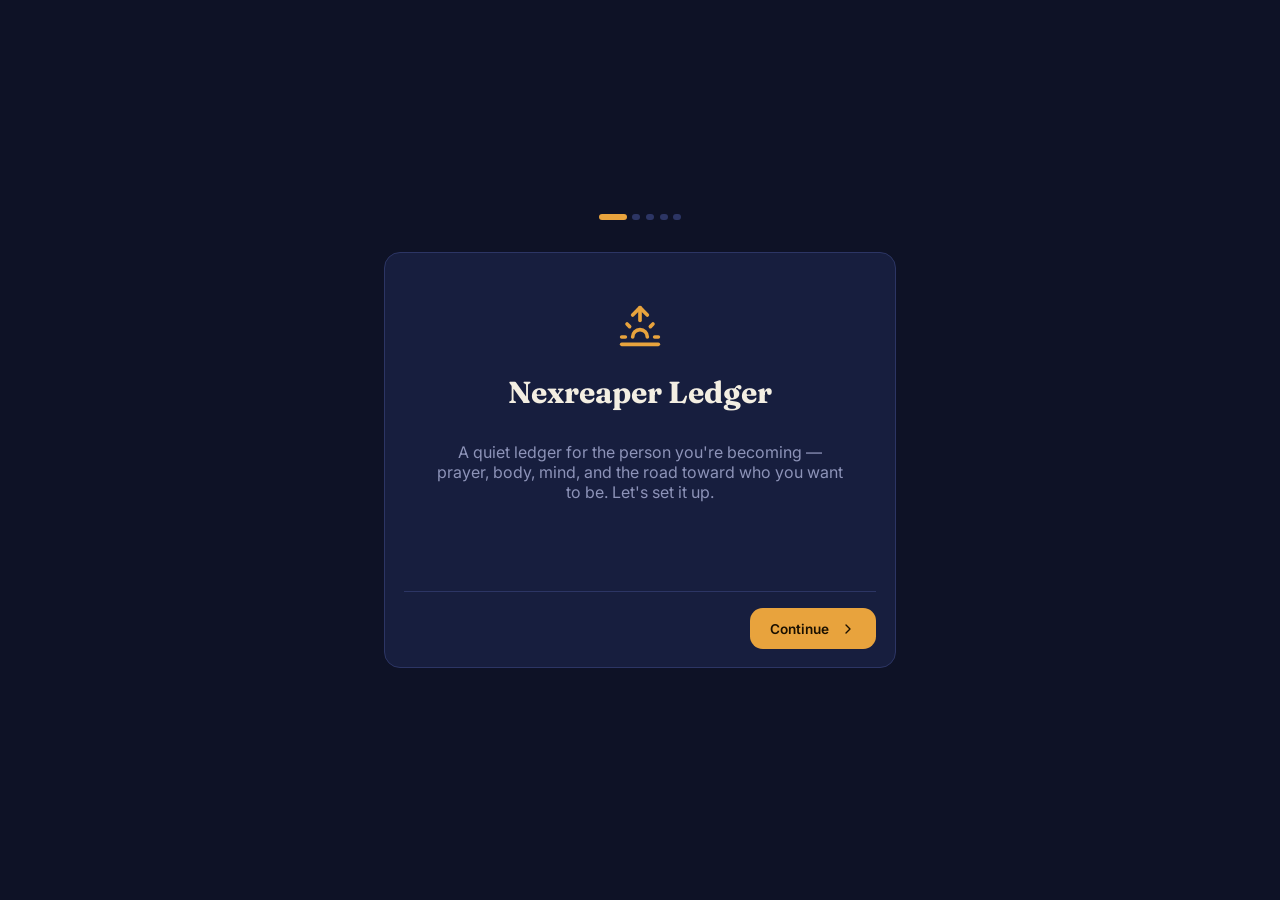
<file: daily-track-69.html>
<!DOCTYPE html>
<html lang="en">
<head>
<meta charset="UTF-8" />
<meta name="viewport" content="width=device-width, initial-scale=1.0, viewport-fit=cover" />
<title>Nexreaper Ledger</title>
<link rel="preconnect" href="https://fonts.googleapis.com">
<link href="https://fonts.googleapis.com/css2?family=Fraunces:wght@400;600;700&family=Inter:wght@400;500;600;700&display=swap" rel="stylesheet">
<style>
  :root{
    --night:#0E1226; --surface:#171E3E; --surface2:#1F2850; --line:#2C3564;
    --text:#F3EEE2; --sub:#8D93B8; --gold:#E8A33D; --goldhi:#FFC876;
    --green:#4FB08A; --red:#E0654B;
  }
  *{box-sizing:border-box;}
  html,body{margin:0;padding:0;background:var(--night);color:var(--text);font-family:'Inter',system-ui,sans-serif;-webkit-tap-highlight-color:transparent;}
  h1,h2,h3,.serif{font-family:'Fraunces',serif;}
  button{font-family:inherit;}
  input,select,textarea{font-family:inherit;background:var(--surface2);border:1px solid var(--line);color:var(--text);border-radius:.6rem;padding:.65rem .75rem;font-size:.9rem;width:100%;outline:none;}
  input::placeholder,textarea::placeholder{color:#5c6289;}
  .container{max-width:48rem;margin:0 auto;padding:0 1.1rem;}
  .card{background:var(--surface);border:1px solid var(--line);border-radius:1rem;padding:1.15rem 1.2rem;margin-bottom:1.1rem;}
  .row{display:flex;align-items:center;}
  .between{justify-content:space-between;}
  .center{align-items:center;justify-content:center;}
  .gap-2{gap:.5rem;} .gap-3{gap:.75rem;} .gap-4{gap:1rem;}
  .flex-col{display:flex;flex-direction:column;}
  .flex-1{flex:1;min-width:0;}
  .sub{color:var(--sub);}
  .gold{color:var(--gold);}
  .text-xs{font-size:.72rem;} .text-sm{font-size:.85rem;} .text-lg{font-size:1.15rem;} .text-2xl{font-size:1.55rem;} .text-3xl{font-size:1.85rem;}
  .fw-600{font-weight:600;} .fw-700{font-weight:700;}
  .mt-1{margin-top:.35rem;} .mt-2{margin-top:.6rem;} .mt-3{margin-top:.9rem;} .mt-4{margin-top:1.2rem;}
  .mb-1{margin-bottom:.35rem;} .mb-2{margin-bottom:.6rem;}
  .btn{display:inline-flex;align-items:center;justify-content:center;gap:.45rem;padding:.7rem 1.2rem;border-radius:.8rem;font-weight:600;font-size:.85rem;cursor:pointer;border:1px solid transparent;user-select:none;transition:transform .1s ease,opacity .15s ease;}
  .btn:active{transform:scale(.97);}
  .btn-primary{background:var(--gold);color:#1A1000;}
  .btn-primary:disabled{opacity:.35;cursor:not-allowed;}
  .btn-primary:disabled:active{transform:none;}
  .btn-ghost{background:transparent;border-color:var(--line);color:var(--sub);}
  .btn-sm{padding:.45rem .7rem;font-size:.75rem;}
  .btn-block{width:100%;}
  .pill{padding:.65rem 1rem;border-radius:999px;font-size:.85rem;font-weight:500;border:1px solid var(--line);color:var(--sub);cursor:pointer;background:transparent;}
  .pill.active{background:var(--gold);color:#1A1000;border-color:var(--gold);}
  .opt-card{text-align:left;padding:.85rem 1rem;border-radius:.8rem;border:1px solid var(--line);background:transparent;cursor:pointer;color:var(--text);width:100%;}
  .opt-card.active{border-color:var(--gold);background:var(--surface2);}
  .progress-track{height:.55rem;border-radius:999px;background:var(--surface2);overflow:hidden;}
  .progress-fill{height:100%;background:var(--gold);transition:width .4s ease;}
  .progress-track.thin{height:.35rem;}
  .check-row{display:flex;align-items:center;gap:.75rem;padding:.6rem 0;cursor:pointer;width:100%;background:none;border:none;text-align:left;color:inherit;}
  .divide > * {border-top:1px solid var(--line);}
  .divide > *:first-child{border-top:none;}
  .dot{width:22px;height:22px;border-radius:999px;border:2px solid var(--line);flex-shrink:0;}
  .dot.done{border:none;background:var(--green);position:relative;}
  .dot.done::after{content:'✓';position:absolute;inset:0;display:flex;align-items:center;justify-content:center;color:#0E1226;font-size:13px;font-weight:700;}
  .step-dots{display:flex;justify-content:center;gap:.35rem;margin-bottom:2rem;}
  .step-dot{height:6px;border-radius:999px;background:var(--line);width:8px;transition:all .2s ease;}
  .step-dot.active{width:28px;background:var(--gold);}
  .modal-overlay{position:fixed;inset:0;background:rgba(0,0,0,.62);display:flex;align-items:flex-end;justify-content:center;z-index:50;padding:0;}
  .modal{background:var(--surface);border:1px solid var(--line);border-top-left-radius:1.2rem;border-top-right-radius:1.2rem;padding:1.2rem;width:100%;max-width:30rem;max-height:86vh;overflow-y:auto;}
  @media(min-width:640px){ .modal-overlay{align-items:center;} .modal{border-radius:1.2rem;} }
  .toast{position:fixed;top:1rem;left:50%;transform:translateX(-50%);background:var(--surface2);border:1px solid var(--gold);color:var(--text);padding:.8rem 1.1rem;border-radius:.85rem;z-index:70;font-size:.82rem;max-width:88vw;box-shadow:0 10px 30px rgba(0,0,0,.4);}
  .toast .ttitle{font-weight:700;margin-bottom:.15rem;}
  .tabbar{display:flex;gap:.25rem;padding:.35rem;border-radius:1rem;background:var(--surface);border:1px solid var(--line);}
  .tabbtn{flex:1;display:flex;align-items:center;justify-content:center;gap:.4rem;padding:.55rem;border-radius:.7rem;font-size:.72rem;font-weight:600;color:var(--sub);cursor:pointer;background:none;border:none;}
  .tabbtn.active{background:var(--surface2);color:var(--gold);}
  .chart{display:flex;align-items:flex-end;gap:.45rem;height:120px;}
  .chart-wrap{flex:1;display:flex;flex-direction:column;align-items:center;justify-content:flex-end;height:100%;gap:.3rem;}
  .chart-bar{width:100%;background:var(--gold);border-radius:.35rem .35rem 0 0;min-height:2px;transition:height .4s ease;}
  .chart-label{font-size:.62rem;color:var(--sub);}
  .grid-2{display:grid;grid-template-columns:1fr 1fr;gap:.7rem;}
  .grid-3{display:grid;grid-template-columns:1fr 1fr 1fr;gap:.5rem;}
  .grid-5{display:grid;grid-template-columns:repeat(5,1fr);gap:.4rem;}
  .field label{font-size:.68rem;font-weight:600;color:var(--sub);letter-spacing:.02em;display:block;margin-bottom:.3rem;}
  .stat-box{background:var(--surface2);border-radius:.8rem;padding:.7rem .8rem;}
  .link-btn{background:none;border:none;color:var(--gold);font-size:.8rem;font-weight:600;cursor:pointer;padding:0;}
  .icon-btn{width:2.3rem;height:2.3rem;border-radius:999px;display:flex;align-items:center;justify-content:center;border:1px solid var(--line);background:transparent;cursor:pointer;color:var(--sub);}
  .counter-btn{width:2rem;height:2rem;border-radius:.6rem;display:flex;align-items:center;justify-content:center;font-weight:700;cursor:pointer;border:1px solid var(--line);background:transparent;color:var(--sub);}
  .counter-btn.plus{background:var(--gold);color:#1A1000;border-color:var(--gold);}
  .water-cell{flex:1;height:1.7rem;border-radius:.4rem;border:1px solid var(--line);background:var(--surface2);cursor:pointer;}
  .water-cell.filled{background:var(--gold);border-color:var(--gold);}
  .banner{background:var(--surface2);border:1px solid var(--line);border-radius:.8rem;padding:.7rem .9rem;font-size:.75rem;color:var(--sub);}
  .checklist-item{padding:.4rem 0;font-size:.85rem;color:var(--text);}
  a{color:var(--gold);}
</style>
</head>
<body>
<div id="app"></div>

<script>
/* =========================================================
   CONSTANTS
========================================================= */
const RELIGIONS = [
  { id:"islam", label:"Islam", practice:"prayers", practiceLabel:"5 Daily Prayers" },
  { id:"christianity", label:"Christianity", practice:"scripture", practiceLabel:"Prayer & Scripture Reading" },
  { id:"hinduism", label:"Hinduism", practice:"puja", practiceLabel:"Meditation / Puja" },
  { id:"buddhism", label:"Buddhism", practice:"meditation", practiceLabel:"Meditation" },
  { id:"other", label:"Other / Prefer not to say", practice:null, practiceLabel:null },
];
const PRAYERS = [
  { id:"fajr", label:"Fajr" }, { id:"dhuhr", label:"Dhuhr" }, { id:"asr", label:"Asr" },
  { id:"maghrib", label:"Maghrib" }, { id:"isha", label:"Isha" },
];
const DEFAULT_PRAYER_TIMES = { fajr:"05:00", dhuhr:"13:00", asr:"16:30", maghrib:"19:00", isha:"20:30" };

const CAREERS = {
  "Cybersecurity Expert": [
    { title:"Foundations", items:["Learn networking basics (TCP/IP, DNS, OSI model)","Get comfortable in Linux & the command line","Learn Python or Bash scripting"] },
    { title:"Core Security Concepts", items:["Study the CIA triad & core security principles","Learn the OWASP Top 10 vulnerabilities","Understand cryptography fundamentals"] },
    { title:"Hands-On Practice", items:["Build a home lab (VirtualBox / VMware)","Practice on TryHackMe and HackTheBox","Learn SIEM basics (Splunk or ELK)"] },
    { title:"Certifications", items:["CompTIA Security+","eJPT or CEH","OSCP (offensive security track)"] },
    { title:"Specialize", items:["Pick a track: Pentesting, SOC Analyst, Cloud Security, or GRC","Build a public portfolio of write-ups & CTF results"] },
    { title:"Get Experience", items:["Apply for SOC analyst / security internships","Try bug bounty programs","Network in the infosec community"] },
  ],
  "Software Developer": [
    { title:"Foundations", items:["Learn a core language (Python, JS, or Java)","Data structures & algorithms","Git & version control"] },
    { title:"Build", items:["Build 3–5 real projects","Learn a web framework","Learn SQL & databases"] },
    { title:"Level Up", items:["Contribute to open source","Learn system design basics","Practice technical interviews"] },
    { title:"Get In", items:["Build a portfolio site + GitHub","Apply widely, do mock interviews","Land an internship or junior role"] },
  ],
  "Data Scientist / AI Engineer": [
    { title:"Foundations", items:["Python, statistics & linear algebra","Pandas, NumPy, data wrangling","SQL for data querying"] },
    { title:"Core Skills", items:["Machine learning fundamentals","Data visualization","Intro to deep learning"] },
    { title:"Portfolio", items:["3+ end-to-end ML projects on GitHub","Kaggle competitions","Communicate insights clearly"] },
    { title:"Break In", items:["Apply for data/ML internships","Contribute to open datasets","Keep up with new papers & tools"] },
  ],
  "Doctor": [
    { title:"Pre-Med", items:["Excel in biology, chemistry, physics","Take the MCAT / equivalent exam","Get clinical volunteering experience"] },
    { title:"Medical School", items:["Complete pre-clinical coursework","Pass licensing exam steps","Clinical rotations across specialties"] },
    { title:"Residency", items:["Choose a specialty","Match into residency","Build hands-on patient experience"] },
    { title:"Practice", items:["Board certification","Continuing education","Build your practice or hospital career"] },
  ],
  "Entrepreneur / Business Owner": [
    { title:"Foundations", items:["Study business fundamentals & your industry","Learn basic finance & accounting","Talk to 20 potential customers"] },
    { title:"Validate", items:["Build a minimum viable product/service","Get your first 10 paying customers","Iterate based on feedback"] },
    { title:"Grow", items:["Set up systems & basic ops","Build a small team or contractors","Reinvest profit into growth"] },
    { title:"Scale", items:["Diversify revenue streams","Build a brand people trust","Mentor others / give back"] },
  ],
  "Fitness Coach": [
    { title:"Foundations", items:["Learn anatomy & exercise science basics","Train consistently yourself","Learn program design fundamentals"] },
    { title:"Certify", items:["Get a recognized certification (NASM/ACE/ISSA)","Learn nutrition basics","Coach friends/family for free"] },
    { title:"Build Experience", items:["Take on paid clients","Build an online presence","Specialize (strength, weight loss, sport)"] },
    { title:"Grow", items:["Build a client roster or gym business","Keep learning — courses, certifications","Build referral & retention systems"] },
  ],
  "Teacher / Educator": [
    { title:"Foundations", items:["Complete relevant degree / teaching program","Get classroom experience","Learn classroom management basics"] },
    { title:"Certify", items:["Get teaching certification/license","Choose a subject/grade specialty"] },
    { title:"Grow", items:["Build your own lesson library","Learn to differentiate instruction","Seek mentorship from senior teachers"] },
    { title:"Lead", items:["Take on leadership roles","Keep growing — workshops, further study"] },
  ],
};
function genericRoadmap(goal){
  return [
    { title:"Learn the Fundamentals", items:[`Study the core knowledge needed for ${goal}`,"Follow a structured course or curriculum","Read 1–2 foundational books in the field"] },
    { title:"Build Real Experience", items:["Work on small real projects or practice cases","Seek feedback from people ahead of you","Track and reflect on what you learn weekly"] },
    { title:"Get Credentialed", items:["Earn a relevant certification or credential","Build a portfolio or track record of results"] },
    { title:"Network & Apply", items:["Connect with people already doing this work","Apply for opportunities / put yourself out there"] },
    { title:"Specialize & Grow", items:["Pick a niche within the field","Keep learning — become known for depth"] },
  ];
}

const GOAL_DEFS = [
  { id:"habit", label:"Break a Habit", desc:"Track a streak for a habit you want to quit (e.g. masturbation, smoking, junk food)." },
  { id:"exercise", label:"Exercise Daily", desc:"Track daily reps, like 10 pushups a day." },
  { id:"reading", label:"Read Daily", desc:"Build a daily reading habit." },
  { id:"writing", label:"Write Daily", desc:"Journal or write something every day." },
  { id:"water", label:"Drink Water", desc:"Track daily water intake." },
  { id:"sleep", label:"Sleep Early", desc:"Track a consistent early bedtime." },
  { id:"savings", label:"Save Money for Something", desc:"Budget monthly income vs expenses and track progress toward a purchase — gaming PC, car, etc." },
];

const LOOKS_TASKS = [
  { id:"cleanse_am", label:"Cleanse face (AM)" },
  { id:"moisturize", label:"Moisturize" },
  { id:"spf", label:"Apply SPF / sun protection" },
  { id:"cleanse_pm", label:"Cleanse face (PM)" },
  { id:"posture", label:"Posture check — stand/sit tall" },
  { id:"mewing", label:"Tongue posture (mewing) & jaw relax" },
  { id:"hair", label:"Haircare (brush/style/condition)" },
  { id:"grooming", label:"Grooming — nails, brows, beard/skin" },
  { id:"stretch", label:"Stretch / mobility work" },
  { id:"confidence", label:"Dress well & confidence check" },
];
const LOOKS_TIPS = [
  "Skin: cleanse twice daily, moisturize, and never skip SPF — consistency beats any product.",
  "Hair: regular trims and a routine matched to your hair type go further than trends.",
  "Posture: standing tall instantly changes how you're perceived — and how you feel.",
  "Fitness & sleep affect your face and body more than any single trick — train and rest well.",
  "Grooming basics are quiet signals of self-respect people notice.",
  "Confidence is a habit — good hygiene, good posture, and showing up prepared build it daily.",
];
const QUOTES = [
  "Discipline is choosing between what you want now and what you want most.",
  "You do not rise to the level of your goals, you fall to the level of your systems.",
  "The pain of discipline weighs ounces; the pain of regret weighs tons.",
  "Small daily improvements are the key to staggering long-term results.",
  "A single sunrise doesn't change your life — showing up every sunrise does.",
  "Consistency turns intention into identity.",
  "What you repeat, you become.",
  "Every rep, every prayer, every page — a vote for who you're becoming.",
];

/* =========================================================
   UTILS
========================================================= */
const uid = () => Math.random().toString(36).slice(2,9);
function todayKey(d=new Date()){
  const y=d.getFullYear(), m=String(d.getMonth()+1).padStart(2,"0"), day=String(d.getDate()).padStart(2,"0");
  return `${y}-${m}-${day}`;
}
function dayLabel(key){ return new Date(key+"T00:00:00").toLocaleDateString(undefined,{weekday:"short"}); }
function fmtDateFull(d){ return d.toLocaleDateString(undefined,{weekday:"long",month:"long",day:"numeric"}); }
function monthKeyOf(d=new Date()){ return `${d.getFullYear()}-${String(d.getMonth()+1).padStart(2,"0")}`; }
function monthLabel(key){ return new Date(key+"-01T00:00:00").toLocaleDateString(undefined,{month:"short",year:"numeric"}); }
function fmtMoney(n, currency){
  try{ return new Intl.NumberFormat(undefined,{style:"currency",currency:currency||"USD",maximumFractionDigits:0}).format(n||0); }
  catch{ return `${currency||"USD"} ${Math.round(n||0)}`; }
}
function hm(min){ min = Math.max(0, Math.round(min||0)); return `${Math.floor(min/60)}h ${min%60}m`; }
function esc(s){ const d=document.createElement("div"); d.innerText = (s===undefined||s===null) ? "" : String(s); return d.innerHTML; }
function greetingWord(){
  const h = new Date().getHours();
  if(h<5) return "Still up"; if(h<12) return "Good morning"; if(h<17) return "Good afternoon";
  if(h<21) return "Good evening"; return "Good night";
}

/* =========================================================
   STORAGE  (Claude artifact -> window.storage, standalone browser -> localStorage)
========================================================= */
const HAS_CLAUDE_STORAGE = (typeof window !== "undefined") && !!window.storage;
async function loadData(key, fallback){
  try{
    if(HAS_CLAUDE_STORAGE){
      const r = await window.storage.get(key);
      return r ? JSON.parse(r.value) : fallback;
    } else {
      const v = localStorage.getItem(key);
      return v ? JSON.parse(v) : fallback;
    }
  }catch(e){ return fallback; }
}
async function saveData(key, value){
  try{
    if(HAS_CLAUDE_STORAGE){ await window.storage.set(key, JSON.stringify(value)); }
    else{ localStorage.setItem(key, JSON.stringify(value)); }
  }catch(e){ console.error("save failed", e); }
}

/* =========================================================
   STATE
========================================================= */
let STATE = {
  loaded:false, profile:null, logs:{},
  tab:"home", showSettings:false, showRoadmap:false, showCheckin:false,
  onboardStep:0, draft:{}, settingsDraft:null,
  toast:null, notifiedMinutes:{},
};

function persistProfile(){ saveData("profile", STATE.profile); }
function persistLogs(){ saveData("logs", STATE.logs); }

function defaultDraft(){
  return {
    name:"", age:"", weight:"", weightUnit:"kg", religion:null,
    goals:[], habitName:"", pushupTarget:"10", career:"", customCareer:"",
    savingsGoalName:"", savingsTarget:"", savingsCurrent:"0",
    monthlyIncome:"", monthlyExpenses:"", currency:"USD",
  };
}
STATE.draft = defaultDraft();

function getLog(dateKey){ return STATE.logs[dateKey] || {}; }
function updateLog(dateKey, patch){
  STATE.logs = { ...STATE.logs, [dateKey]: { ...getLog(dateKey), ...patch } };
  persistLogs();
}

/* =========================================================
   NOTIFICATIONS
========================================================= */
function showToast(title, body){
  STATE.toast = { title, body };
  render();
  clearTimeout(window.__toastTimer);
  window.__toastTimer = setTimeout(()=>{ STATE.toast=null; render(); }, 6000);
}
function notify(title, body){
  try{
    if("Notification" in window && Notification.permission === "granted"){
      new Notification(title, { body });
      return;
    }
  }catch(e){}
  showToast(title, body);
}
function requestNotifPermission(){
  if(!("Notification" in window)){
    showToast("Notifications unsupported", "This browser/preview doesn't support push notifications — in-app alerts will be used instead.");
    return;
  }
  Notification.requestPermission().then(perm=>{
    if(perm === "granted") showToast("Notifications enabled", "You'll now get prayer & check-in alerts.");
    else showToast("Notifications blocked", "Enable notifications in your browser settings, or rely on in-app alerts.");
  }).catch(()=> showToast("Notifications unavailable", "Falling back to in-app alerts in this environment."));
}
function sendTestNotification(){ notify("Test Notification 🔔", "This is what your reminders will look like."); }

function checkPrayerTimes(){
  const p = STATE.profile;
  if(!p || p.religionPractice !== "prayers" || !p.prayerTimes) return;
  const now = new Date();
  const cur = `${String(now.getHours()).padStart(2,"0")}:${String(now.getMinutes()).padStart(2,"0")}`;
  const dateKey = todayKey(now);
  PRAYERS.forEach(pr=>{
    if(p.prayerTimes[pr.id] === cur){
      const guard = `${dateKey}-${pr.id}`;
      if(!STATE.notifiedMinutes[guard]){
        STATE.notifiedMinutes[guard] = true;
        notify(`${pr.label} time 🕌`, `It's time for ${pr.label} prayer.`);
      }
    }
  });
}
function scheduleNextCheckin(){
  STATE.profile.nextCheckinAt = Date.now() + (1 + Math.random()*2) * 3600 * 1000;
  persistProfile();
}
function checkRandomCheckin(){
  const p = STATE.profile;
  if(!p || !p.checkinEnabled) return;
  if(!p.nextCheckinAt){ scheduleNextCheckin(); return; }
  if(Date.now() >= p.nextCheckinAt){
    notify("Quick check-in ✨", "What are you doing right now?");
    STATE.showCheckin = true;
    scheduleNextCheckin();
    render();
  }
}
function startTimers(){
  setInterval(()=>{ checkPrayerTimes(); checkRandomCheckin(); }, 30000);
}

/* =========================================================
   ICONS (tiny inline svg set)
========================================================= */
const ICO = {
  sunrise:`<svg width="1em" height="1em" viewBox="0 0 24 24" fill="none" stroke="currentColor" stroke-width="2" stroke-linecap="round" stroke-linejoin="round"><path d="M12 2v7"/><path d="m4.93 10.93 1.41 1.41"/><path d="M2 18h2"/><path d="M20 18h2"/><path d="m19.07 10.93-1.41 1.41"/><path d="M22 22H2"/><path d="m8 6 4-4 4 4"/><path d="M16 18a4 4 0 0 0-8 0"/></svg>`,
  moon:`<svg width="1em" height="1em" viewBox="0 0 24 24" fill="none" stroke="currentColor" stroke-width="2" stroke-linecap="round" stroke-linejoin="round"><path d="M12 3a6 6 0 0 0 9 9 9 9 0 1 1-9-9Z"/></svg>`,
  sun:`<svg width="1em" height="1em" viewBox="0 0 24 24" fill="none" stroke="currentColor" stroke-width="2" stroke-linecap="round" stroke-linejoin="round"><circle cx="12" cy="12" r="4"/><path d="M12 2v2"/><path d="M12 20v2"/><path d="m4.93 4.93 1.41 1.41"/><path d="m17.66 17.66 1.41 1.41"/><path d="M2 12h2"/><path d="M20 12h2"/><path d="m6.34 17.66-1.41 1.41"/><path d="m19.07 4.93-1.41 1.41"/></svg>`,
  flame:`<svg width="1em" height="1em" viewBox="0 0 24 24" fill="none" stroke="currentColor" stroke-width="2" stroke-linecap="round" stroke-linejoin="round"><path d="M8.5 14.5A2.5 2.5 0 0 0 11 12c0-1.38-.5-2-1-3-1.072-2.143-.224-4.054 2-6 .5 2.5 2 4.9 4 6.5 2 1.6 3 3.5 3 5.5a7 7 0 1 1-14 0c0-1.153.433-2.294 1-3a2.5 2.5 0 0 0 2.5 2.5z"/></svg>`,
  sparkles:`<svg width="1em" height="1em" viewBox="0 0 24 24" fill="none" stroke="currentColor" stroke-width="2" stroke-linecap="round" stroke-linejoin="round"><path d="M9.937 15.5A2 2 0 0 0 8.5 14.063l-6.135-1.582a.5.5 0 0 1 0-.962L8.5 9.936A2 2 0 0 0 9.937 8.5l1.582-6.135a.5.5 0 0 1 .963 0L14.063 8.5A2 2 0 0 0 15.5 9.937l6.135 1.581a.5.5 0 0 1 0 .964L15.5 14.063a2 2 0 0 0-1.437 1.437l-1.582 6.135a.5.5 0 0 1-.963 0z"/></svg>`,
  dumbbell:`<svg width="1em" height="1em" viewBox="0 0 24 24" fill="none" stroke="currentColor" stroke-width="2" stroke-linecap="round" stroke-linejoin="round"><path d="m6.5 6.5 11 11"/><path d="m21 21-1-1"/><path d="m3 3 1 1"/><path d="m18 22 4-4"/><path d="m2 6 4-4"/><path d="m3 10 7-7"/><path d="m14 21 7-7"/></svg>`,
  book:`<svg width="1em" height="1em" viewBox="0 0 24 24" fill="none" stroke="currentColor" stroke-width="2" stroke-linecap="round" stroke-linejoin="round"><path d="M12 7v14"/><path d="M3 18a1 1 0 0 1-1-1V4a1 1 0 0 1 1-1h5a4 4 0 0 1 4 4 4 4 0 0 1 4-4h5a1 1 0 0 1 1 1v13a1 1 0 0 1-1 1h-6a3 3 0 0 0-3 3 3 3 0 0 0-3-3z"/></svg>`,
  pen:`<svg width="1em" height="1em" viewBox="0 0 24 24" fill="none" stroke="currentColor" stroke-width="2" stroke-linecap="round" stroke-linejoin="round"><path d="M12 20h9"/><path d="M16.376 3.622a1 1 0 0 1 3.002 3.002L7.368 18.635a2 2 0 0 1-.855.506l-2.872.838a.5.5 0 0 1-.62-.62l.838-2.872a2 2 0 0 1 .506-.854z"/></svg>`,
  droplet:`<svg width="1em" height="1em" viewBox="0 0 24 24" fill="none" stroke="currentColor" stroke-width="2" stroke-linecap="round" stroke-linejoin="round"><path d="M12 2.69s-5.5 6.03-5.5 10.31a5.5 5.5 0 0 0 11 0c0-4.28-5.5-10.31-5.5-10.31Z"/></svg>`,
  award:`<svg width="1em" height="1em" viewBox="0 0 24 24" fill="none" stroke="currentColor" stroke-width="2" stroke-linecap="round" stroke-linejoin="round"><circle cx="12" cy="8" r="6"/><path d="M15.477 12.89 17 22l-5-3-5 3 1.523-9.11"/></svg>`,
  compass:`<svg width="1em" height="1em" viewBox="0 0 24 24" fill="none" stroke="currentColor" stroke-width="2" stroke-linecap="round" stroke-linejoin="round"><circle cx="12" cy="12" r="10"/><polygon points="16.24 7.76 14.12 14.12 7.76 16.24 9.88 9.88 16.24 7.76"/></svg>`,
  mappin:`<svg width="1em" height="1em" viewBox="0 0 24 24" fill="none" stroke="currentColor" stroke-width="2" stroke-linecap="round" stroke-linejoin="round"><path d="M20 10c0 6-8 12-8 12s-8-6-8-12a8 8 0 0 1 16 0Z"/><circle cx="12" cy="10" r="3"/></svg>`,
  piggy:`<svg width="1em" height="1em" viewBox="0 0 24 24" fill="none" stroke="currentColor" stroke-width="2" stroke-linecap="round" stroke-linejoin="round"><path d="M19 5c-1.5 0-2.8 1.4-3 2-3.5-1.5-11-.3-11 5 0 1.8 0 3 2 4.5V20h4v-2h3v2h4v-4c1-.5 1.7-1 2-2h2v-4h-2c0-1-.5-1.7-1-2V5z"/><circle cx="9" cy="11" r="1"/></svg>`,
  wallet:`<svg width="1em" height="1em" viewBox="0 0 24 24" fill="none" stroke="currentColor" stroke-width="2" stroke-linecap="round" stroke-linejoin="round"><path d="M20 12V8H6a2 2 0 0 1-2-2c0-1.1.9-2 2-2h12v4"/><path d="M4 6v12c0 1.1.9 2 2 2h14v-4"/><path d="M18 12a2 2 0 0 0 0 4h4v-4Z"/></svg>`,
  settings:`<svg width="1em" height="1em" viewBox="0 0 24 24" fill="none" stroke="currentColor" stroke-width="2" stroke-linecap="round" stroke-linejoin="round"><circle cx="12" cy="12" r="3"/><path d="M19.4 15a1.65 1.65 0 0 0 .33 1.82l.06.06a2 2 0 1 1-2.83 2.83l-.06-.06a1.65 1.65 0 0 0-1.82-.33 1.65 1.65 0 0 0-1 1.51V21a2 2 0 0 1-4 0v-.09A1.65 1.65 0 0 0 9 19.4a1.65 1.65 0 0 0-1.82.33l-.06.06a2 2 0 1 1-2.83-2.83l.06-.06a1.65 1.65 0 0 0 .33-1.82 1.65 1.65 0 0 0-1.51-1H3a2 2 0 0 1 0-4h.09A1.65 1.65 0 0 0 4.6 9a1.65 1.65 0 0 0-.33-1.82l-.06-.06a2 2 0 1 1 2.83-2.83l.06.06a1.65 1.65 0 0 0 1.82.33H9a1.65 1.65 0 0 0 1-1.51V3a2 2 0 0 1 4 0v.09a1.65 1.65 0 0 0 1 1.51 1.65 1.65 0 0 0 1.82-.33l.06-.06a2 2 0 1 1 2.83 2.83l-.06.06a1.65 1.65 0 0 0-.33 1.82V9c.63.24 1.51.55 1.51 1.51V12Z"/></svg>`,
  bell:`<svg width="1em" height="1em" viewBox="0 0 24 24" fill="none" stroke="currentColor" stroke-width="2" stroke-linecap="round" stroke-linejoin="round"><path d="M6 8a6 6 0 0 1 12 0c0 7 3 9 3 9H3s3-2 3-9"/><path d="M10.3 21a1.94 1.94 0 0 0 3.4 0"/></svg>`,
  star:`<svg width="1em" height="1em" viewBox="0 0 24 24" fill="none" stroke="currentColor" stroke-width="2" stroke-linecap="round" stroke-linejoin="round"><polygon points="12 2 15.09 8.26 22 9.27 17 14.14 18.18 21.02 12 17.77 5.82 21.02 7 14.14 2 9.27 8.91 8.26 12 2"/></svg>`,
  target:`<svg width="1em" height="1em" viewBox="0 0 24 24" fill="none" stroke="currentColor" stroke-width="2" stroke-linecap="round" stroke-linejoin="round"><circle cx="12" cy="12" r="10"/><circle cx="12" cy="12" r="6"/><circle cx="12" cy="12" r="2"/></svg>`,
  rotate:`<svg width="1em" height="1em" viewBox="0 0 24 24" fill="none" stroke="currentColor" stroke-width="2" stroke-linecap="round" stroke-linejoin="round"><path d="M3 12a9 9 0 1 0 9-9 9.75 9.75 0 0 0-6.74 2.74L3 8"/><path d="M3 3v5h5"/></svg>`,
  chevron:`<svg width="1em" height="1em" viewBox="0 0 24 24" fill="none" stroke="currentColor" stroke-width="2" stroke-linecap="round" stroke-linejoin="round"><path d="m9 18 6-6-6-6"/></svg>`,
  plus:`<svg width="1em" height="1em" viewBox="0 0 24 24" fill="none" stroke="currentColor" stroke-width="2" stroke-linecap="round" stroke-linejoin="round"><path d="M5 12h14"/><path d="M12 5v14"/></svg>`,
  x:`<svg width="1em" height="1em" viewBox="0 0 24 24" fill="none" stroke="currentColor" stroke-width="2" stroke-linecap="round" stroke-linejoin="round"><path d="M18 6 6 18"/><path d="m6 6 12 12"/></svg>`,
  check:`<svg width="1em" height="1em" viewBox="0 0 24 24" fill="none" stroke="currentColor" stroke-width="2" stroke-linecap="round" stroke-linejoin="round"><path d="M20 6 9 17l-5-5"/></svg>`,
};
function icon(name, color, size){ return `<span style="display:inline-flex;color:${color||"currentColor"};font-size:${size||16}px;line-height:0;">${ICO[name]||""}</span>`; }

/* =========================================================
   RENDER: ROOT
========================================================= */
const app = document.getElementById("app");
function render(){
  if(!STATE.loaded){
    app.innerHTML = `<div style="min-height:100vh;display:flex;align-items:center;justify-content:center;color:var(--sub);">Loading…</div>`;
    return;
  }
  let html = "";
  if(!STATE.profile){
    html = renderOnboarding();
  } else {
    html = renderDashboard();
  }
  if(STATE.toast){
    html += `<div class="toast"><div class="ttitle">${esc(STATE.toast.title)}</div><div>${esc(STATE.toast.body)}</div></div>`;
  }
  if(STATE.showCheckin && STATE.profile){
    html += renderCheckinModal();
  }
  if(STATE.showSettings && STATE.profile){
    html += renderSettingsModal();
  }
  app.innerHTML = html;
}

/* =========================================================
   ONBOARDING
========================================================= */
const ONBOARD_STEPS = ["Welcome","About You","Beliefs","Your Goals","Future Self"];
function religionObj(){ return RELIGIONS.find(r=>r.id===STATE.draft.religion); }

function onboardCanNext(step){
  const d = STATE.draft;
  if(step===1) return d.name.trim() && d.age && d.weight;
  if(step===2) return !!d.religion;
  if(step===3) return d.goals.length>0
    && (!d.goals.includes("habit") || d.habitName.trim())
    && (!d.goals.includes("savings") || (d.savingsGoalName.trim() && d.savingsTarget));
  if(step===4) return d.career==="Other" ? d.customCareer.trim() : !!d.career;
  return true;
}

function renderOnboarding(){
  const step = STATE.onboardStep;
  const d = STATE.draft;
  const dots = ONBOARD_STEPS.map((_,i)=>`<div class="step-dot ${i===step?"active":""}"></div>`).join("");

  let body = "";
  if(step===0){
    body = `
      <div class="flex-col center gap-3" style="text-align:center;padding:2rem 0;">
        <div style="font-size:2.6rem;color:var(--gold);">${icon("sunrise","var(--gold)",44)}</div>
        <h1 class="serif" style="font-size:1.9rem;margin:.2rem 0;">Nexreaper Ledger</h1>
        <p class="sub" style="max-width:26rem;">A quiet ledger for the person you're becoming — prayer, body, mind, and the road toward who you want to be. Let's set it up.</p>
      </div>`;
  } else if(step===1){
    body = `
      <div class="flex-col gap-3">
        <h2 class="serif" style="font-size:1.3rem;">Tell me about you</h2>
        <div class="field"><label>Your name</label><input data-draft="name" placeholder="e.g. Ahmed" value="${esc(d.name)}"/></div>
        <div class="row gap-3">
          <div class="field flex-1"><label>Age</label><input type="number" min="10" max="100" data-draft="age" placeholder="22" value="${esc(d.age)}"/></div>
          <div class="field flex-1"><label>Weight</label>
            <div class="row gap-2">
              <input type="number" min="1" data-draft="weight" placeholder="70" value="${esc(d.weight)}" style="flex:1;"/>
              <select data-draft="weightUnit" style="width:5.2rem;">
                <option value="kg" ${d.weightUnit==="kg"?"selected":""}>kg</option>
                <option value="lb" ${d.weightUnit==="lb"?"selected":""}>lb</option>
              </select>
            </div>
          </div>
        </div>
      </div>`;
  } else if(step===2){
    body = `
      <div class="flex-col gap-3">
        <h2 class="serif" style="font-size:1.3rem;">What's your faith background?</h2>
        <p class="sub text-sm">This helps tailor a daily spiritual practice for you. Totally optional to engage with.</p>
        <div class="flex-col gap-2">
          ${RELIGIONS.map(r=>`
            <button class="opt-card row between ${d.religion===r.id?"active":""}" data-action="select-religion" data-id="${r.id}">
              <span class="fw-600">${esc(r.label)}</span>
              ${d.religion===r.id ? icon("check","var(--gold)",16) : ""}
            </button>`).join("")}
        </div>
      </div>`;
  } else if(step===3){
    body = `
      <div class="flex-col gap-3">
        <h2 class="serif" style="font-size:1.3rem;">What do you want to build or break?</h2>
        <p class="sub text-sm">Pick everything you want to track daily.</p>
        <div class="flex-col gap-2" style="max-height:15rem;overflow-y:auto;">
          ${GOAL_DEFS.map(g=>`
            <button class="opt-card row gap-3 ${d.goals.includes(g.id)?"active":""}" data-action="toggle-goal" data-id="${g.id}" style="align-items:flex-start;">
              <div class="flex-1">
                <div class="fw-600 text-sm">${esc(g.label)}</div>
                <div class="sub text-xs">${esc(g.desc)}</div>
              </div>
              ${d.goals.includes(g.id) ? icon("check","var(--gold)",15) : ""}
            </button>`).join("")}
        </div>
        ${d.goals.includes("habit") ? `<input data-draft="habitName" placeholder="What habit? e.g. Masturbation, smoking, junk food" value="${esc(d.habitName)}"/>` : ""}
        ${d.goals.includes("exercise") ? `
          <div class="row gap-2">
            <span class="sub text-sm">Daily pushup target:</span>
            <input type="number" min="1" data-draft="pushupTarget" value="${esc(d.pushupTarget)}" style="width:5.5rem;"/>
          </div>` : ""}
        ${d.goals.includes("savings") ? `
          <div class="flex-col gap-2" style="background:var(--surface2);border:1px solid var(--line);border-radius:.8rem;padding:.8rem;">
            <span class="text-xs fw-600 sub">What are you saving for?</span>
            <input data-draft="savingsGoalName" placeholder="e.g. Gaming PC, Car, Trip" value="${esc(d.savingsGoalName)}"/>
            <div class="row gap-2">
              <div class="field flex-1"><label>Target cost</label><input type="number" min="0" data-draft="savingsTarget" placeholder="1500" value="${esc(d.savingsTarget)}"/></div>
              <div class="field flex-1"><label>Already saved</label><input type="number" min="0" data-draft="savingsCurrent" placeholder="0" value="${esc(d.savingsCurrent)}"/></div>
            </div>
            <div class="row gap-2">
              <div class="field flex-1"><label>Monthly income</label><input type="number" min="0" data-draft="monthlyIncome" placeholder="1200" value="${esc(d.monthlyIncome)}"/></div>
              <div class="field flex-1"><label>Monthly expenses</label><input type="number" min="0" data-draft="monthlyExpenses" placeholder="900" value="${esc(d.monthlyExpenses)}"/></div>
            </div>
            <div class="field"><label>Currency</label>
              <select data-draft="currency">
                ${["USD","EUR","GBP","PKR","INR","AED","SAR"].map(c=>`<option value="${c}" ${d.currency===c?"selected":""}>${c}</option>`).join("")}
              </select>
            </div>
            ${(d.monthlyIncome && d.monthlyExpenses) ? `<div class="text-xs" style="color:${(Number(d.monthlyIncome)-Number(d.monthlyExpenses))>0?"var(--green)":"var(--red)"}">You can save ~${fmtMoney(Number(d.monthlyIncome)-Number(d.monthlyExpenses), d.currency)}/month</div>` : ""}
          </div>` : ""}
      </div>`;
  } else if(step===4){
    const options = [...Object.keys(CAREERS), "Other"];
    body = `
      <div class="flex-col gap-3">
        <h2 class="serif" style="font-size:1.3rem;">Who do you want to become?</h2>
        <p class="sub text-sm">Pick a path and I'll build you a roadmap.</p>
        <div class="grid-2" style="max-height:14rem;overflow-y:auto;">
          ${options.map(c=>`
            <button class="opt-card text-sm fw-600" data-action="select-career" data-id="${esc(c)}" style="${d.career===c?"border-color:var(--gold);background:var(--surface2);":""}">${esc(c)}</button>`).join("")}
        </div>
        ${d.career==="Other" ? `<input data-draft="customCareer" placeholder="Type your goal, e.g. Airline Pilot" value="${esc(d.customCareer)}"/>` : ""}
      </div>`;
  }

  const canNext = onboardCanNext(step);
  const nav = `
    <div class="row between mt-4" style="padding-top:1rem;border-top:1px solid var(--line);">
      ${step>0 ? `<button class="btn btn-ghost" data-action="onboard-back">${icon("chevron","var(--sub)")}&nbsp;Back</button>` : `<div></div>`}
      ${step<4
        ? `<button class="btn btn-primary" data-action="onboard-next" ${canNext?"":"disabled"}>Continue&nbsp;${icon("chevron","#1A1000")}</button>`
        : `<button class="btn btn-primary" data-action="onboard-finish" ${canNext?"":"disabled"}>${icon("sparkles","#1A1000")}&nbsp;Start My Ledger</button>`}
    </div>`;

  return `
    <div style="min-height:100vh;display:flex;align-items:center;justify-content:center;padding:1.2rem;">
      <div style="width:100%;max-width:32rem;">
        <div class="step-dots">${dots}</div>
        <div class="card" style="min-height:26rem;display:flex;flex-direction:column;justify-content:space-between;">
          <div>${body}</div>
          ${nav}
        </div>
      </div>
    </div>`;
}

/* =========================================================
   DASHBOARD
========================================================= */
function computeTasks(){
  const p = STATE.profile, log = getLog(todayKey());
  const t = [];
  if(p.goals.includes("habit")) t.push({id:"habit_ok", done:true, skip:true});
  if(p.goals.includes("spiritual")){
    if(p.religionPractice==="prayers") t.push({id:"prayers", done: PRAYERS.every(pr=>log.prayers?.[pr.id])});
    else t.push({id:"spiritual", done: !!log.spiritual});
  }
  if(p.goals.includes("exercise")) t.push({id:"exercise", done: !!log.exerciseDone});
  if(p.goals.includes("reading")) t.push({id:"reading", done: !!log.reading});
  if(p.goals.includes("writing")) t.push({id:"writing", done: !!log.writing});
  if(p.goals.includes("water")) t.push({id:"water", done: (log.water||0)>=8});
  if(p.goals.includes("sleep")) t.push({id:"sleep", done: !!log.sleep});
  return t;
}

function weeklyPct(){
  const p = STATE.profile;
  const arr = [];
  for(let i=6;i>=0;i--){
    const d = new Date(); d.setDate(d.getDate()-i);
    const key = todayKey(d); const l = getLog(key);
    let total=0, done=0;
    if(p.goals.includes("spiritual")){ total++; if(p.religionPractice==="prayers"){ if(PRAYERS.every(pr=>l.prayers?.[pr.id])) done++; } else if(l.spiritual) done++; }
    if(p.goals.includes("exercise")){ total++; if(l.exerciseDone) done++; }
    if(p.goals.includes("reading")){ total++; if(l.reading) done++; }
    if(p.goals.includes("writing")){ total++; if(l.writing) done++; }
    if(p.goals.includes("water")){ total++; if((l.water||0)>=8) done++; }
    if(p.goals.includes("sleep")){ total++; if(l.sleep) done++; }
    arr.push({ day: dayLabel(key), pct: total ? Math.round((done/total)*100) : 0 });
  }
  return arr;
}

function sunriseArcSvg(pct){
  const r=70, c=2*Math.PI*r, dash = c*Math.min(1,pct);
  const angle = Math.PI * Math.min(1,pct);
  const cx = 20 + 140*Math.min(1,pct), cy = 100 - Math.sin(angle)*70;
  return `
  <div style="position:relative;display:flex;flex-direction:column;align-items:center;padding:1rem 0;">
    <svg width="180" height="110" viewBox="0 0 180 110">
      <path d="M 20 100 A 70 70 0 0 1 160 100" fill="none" stroke="var(--line)" stroke-width="10" stroke-linecap="round"/>
      <path d="M 20 100 A 70 70 0 0 1 160 100" fill="none" stroke="var(--gold)" stroke-width="10" stroke-linecap="round"
        stroke-dasharray="${dash} ${c}" style="transition:stroke-dasharray .6s ease"/>
      ${pct>0 ? `<circle cx="${cx}" cy="${cy}" r="7" fill="var(--goldhi)"/>` : ""}
    </svg>
    <div style="position:absolute;top:2.9rem;display:flex;flex-direction:column;align-items:center;width:100%;">
      <div class="serif fw-700" style="font-size:1.8rem;">${Math.round(pct*100)}%</div>
      <div class="text-xs sub" style="letter-spacing:.05em;">TODAY'S PROGRESS</div>
    </div>
  </div>`;
}

function chartHtml(data, formatFn){
  const max = Math.max(1, ...data.map(x=>x.val));
  return `<div class="chart">
    ${data.map(x=>`
      <div class="chart-wrap">
        <div class="chart-bar" style="height:${Math.max(2,(x.val/max)*100)}%;" title="${formatFn?formatFn(x.val):x.val}"></div>
        <div class="chart-label">${esc(x.day)}</div>
      </div>`).join("")}
  </div>`;
}

function habitStreakDays(){
  const p = STATE.profile;
  const start = new Date((p.lastRelapseDate || p.habitStartDate) + "T00:00:00");
  const now = new Date(todayKey() + "T00:00:00");
  return Math.max(0, Math.round((now-start)/86400000));
}

function renderMilestoneBar(days){
  const ms = [3,7,14,30,60,90];
  const next = ms.find(m=>m>days) ?? ms[ms.length-1];
  const prev = [...ms].reverse().find(m=>m<=days) ?? 0;
  const pct = Math.min(1, (days-prev)/((next-prev)||1));
  return `
    <div class="mt-3">
      <div class="row between text-xs sub mb-1"><span>${prev}d</span><span>Next milestone: ${next}d</span></div>
      <div class="progress-track thin"><div class="progress-fill" style="width:${pct*100}%;background:var(--green);"></div></div>
    </div>`;
}

function renderHome(){
  const p = STATE.profile, log = getLog(todayKey());
  const tasks = computeTasks();
  const trackable = tasks.filter(t=>!t.skip);
  const pct = trackable.length ? trackable.filter(t=>t.done).length/trackable.length : 0;
  const quote = QUOTES[new Date().getDate() % QUOTES.length];

  let out = `<div class="card">${sunriseArcSvg(pct)}
    <div class="row center gap-2" style="text-align:center;">${icon("sparkles","var(--gold)",13)}<p class="text-xs sub" style="font-style:italic;margin:0;">${esc(quote)}</p></div>
  </div>`;

  // Habit streak
  if(p.goals.includes("habit")){
    const days = habitStreakDays();
    out += `<div class="card">
      <div class="row between">
        <div class="row gap-3">
          <div style="background:var(--surface2);padding:.6rem;border-radius:.8rem;">${icon("flame","var(--gold)",22)}</div>
          <div>
            <div class="text-xs sub">STREAK — ${esc(p.habitName)}</div>
            <div class="serif fw-700 text-2xl">${days} ${days===1?"day":"days"}</div>
          </div>
        </div>
        <button class="btn btn-ghost btn-sm" data-action="relapse">${icon("rotate","var(--sub)",14)}&nbsp;Reset</button>
      </div>
      ${renderMilestoneBar(days)}
    </div>`;
  }

  // Spiritual / prayers
  if(p.goals.includes("spiritual")){
    out += `<div class="card">
      <div class="row gap-2">${icon("sunrise","var(--gold)",16)}<h3 class="fw-600 text-sm">${esc(p.religionPracticeLabel)}</h3></div>`;
    if(p.religionPractice==="prayers"){
      out += `<div class="grid-5 mt-2">
        ${PRAYERS.map(pr=>{
          const done = !!log.prayers?.[pr.id];
          return `<button class="flex-col center gap-1" data-action="toggle-prayer" data-id="${pr.id}" style="padding:.75rem 0;border-radius:.8rem;background:${done?"var(--surface2)":"transparent"};border:1px solid ${done?"var(--gold)":"var(--line)"};">
            ${done ? icon("check","var(--green)",17) : `<span class="dot" style="width:17px;height:17px;"></span>`}
            <span class="text-xs" style="font-size:.68rem;">${pr.label}</span>
          </button>`;
        }).join("")}
      </div>`;
    } else {
      out += `<button class="check-row" data-action="toggle-spiritual">
        <span class="dot ${log.spiritual?"done":""}"></span>
        <span class="text-sm fw-600" style="${log.spiritual?"text-decoration:line-through;opacity:.6;":""}">${esc(p.religionPracticeLabel)}</span>
      </button>`;
    }
    out += `</div>`;
  }

  // Exercise
  if(p.goals.includes("exercise")){
    const count = log.exerciseCount || 0, target = p.pushupTarget || 10;
    out += `<div class="card">
      <div class="row gap-2">${icon("dumbbell","var(--gold)",16)}<h3 class="fw-600 text-sm">Exercise</h3></div>
      <div class="row between mt-1">
        <div class="serif fw-700 text-2xl">${count} <span class="text-sm sub" style="font-weight:400;">/ ${target} pushups</span></div>
        <div class="row gap-2">
          <button class="btn btn-ghost btn-sm" data-action="exercise-dec">-5</button>
          <button class="btn btn-primary btn-sm" data-action="exercise-inc">+5</button>
        </div>
      </div>
      <div class="progress-track mt-3"><div class="progress-fill" style="width:${Math.min(100,(count/target)*100)}%;"></div></div>
    </div>`;
  }

  // Daily practice (reading/writing/sleep/water)
  if(p.goals.includes("reading")||p.goals.includes("writing")||p.goals.includes("water")||p.goals.includes("sleep")){
    out += `<div class="card">
      <div class="row gap-2">${icon("target","var(--gold)",16)}<h3 class="fw-600 text-sm">Daily Practice</h3></div>
      <div class="divide mt-1">`;
    if(p.goals.includes("reading")) out += `<button class="check-row" data-action="toggle-reading"><span class="dot ${log.reading?"done":""}"></span><span class="flex-1"><div class="text-sm fw-600" style="${log.reading?"text-decoration:line-through;opacity:.6;":""}">Read today</div><div class="text-xs sub">Even 10 pages counts</div></span></button>`;
    if(p.goals.includes("writing")) out += `<button class="check-row" data-action="toggle-writing"><span class="dot ${log.writing?"done":""}"></span><span class="flex-1"><div class="text-sm fw-600" style="${log.writing?"text-decoration:line-through;opacity:.6;":""}">Write / journal today</div><div class="text-xs sub">A few honest sentences</div></span></button>`;
    if(p.goals.includes("sleep")) out += `<div class="row between" style="padding:.6rem 0;"><div><div class="text-sm fw-600">Sleep</div><div class="text-xs sub">${log.sleepDurationMin ? `Logged ${hm(log.sleepDurationMin)} last night` : "Tracked in the Sleep tab"}</div></div>${log.sleep ? icon("check","var(--green)",18) : icon("moon","var(--sub)",16)}</div>`;
    if(p.goals.includes("water")){
      const w = log.water||0;
      out += `<div style="padding:.6rem 0;">
        <div class="row between mb-2"><span class="text-sm fw-600">Water — ${w} / 8 glasses</span></div>
        <div class="row gap-2">${Array.from({length:8}).map((_,i)=>`<div class="water-cell ${i<w?"filled":""}" data-action="water-set" data-id="${i+1===w? i : i+1}"></div>`).join("")}</div>
      </div>`;
    }
    out += `</div></div>`;
  }

  // Weekly chart
  out += `<div class="card">
    <div class="row gap-2">${icon("award","var(--gold)",16)}<h3 class="fw-600 text-sm">This Week</h3></div>
    ${chartHtml(weeklyPct().map(x=>({day:x.day, val:x.pct})), v=>v+"%")}
  </div>`;

  // Savings
  if(p.goals.includes("savings")){
    const curMonth = monthKeyOf();
    const monthlySavings = (p.monthlyIncome||0)-(p.monthlyExpenses||0);
    const cur = p.savingsCurrent||0, tgt = p.savingsTarget||0;
    const remaining = Math.max(0, tgt-cur);
    const monthsRemaining = monthlySavings>0 ? Math.ceil(remaining/monthlySavings) : null;
    const projected = monthsRemaining!=null ? new Date(new Date().setMonth(new Date().getMonth()+monthsRemaining)).toLocaleDateString(undefined,{month:"short",year:"numeric"}) : null;
    const loggedThisMonth = p.savingsLog?.[curMonth];
    out += `<div class="card">
      <div class="row between">
        <div class="row gap-2">${icon("piggy","var(--gold)",18)}<h3 class="fw-600 text-sm">Saving for: ${esc(p.savingsGoalName)}</h3></div>
        ${icon("award", monthlySavings>0?"var(--green)":"var(--red)", 16)}
      </div>
      <div class="row between mt-3" style="align-items:flex-end;">
        <span class="serif fw-700 text-2xl">${fmtMoney(cur,p.currency)}</span>
        <span class="text-sm sub">of ${fmtMoney(tgt,p.currency)}</span>
      </div>
      <div class="progress-track mt-1"><div class="progress-fill" style="width:${Math.min(100,(cur/(tgt||1))*100)}%;"></div></div>
      <div class="grid-2 mt-3">
        <div class="stat-box">
          <div class="text-xs sub">MONTHLY BUDGET</div>
          <div class="text-sm fw-700 mt-1" style="color:${monthlySavings>=0?"var(--green)":"var(--red)"};">${monthlySavings>=0?"+":""}${fmtMoney(monthlySavings,p.currency)}/mo</div>
          <div class="text-xs sub mt-1">${fmtMoney(p.monthlyIncome,p.currency)} in − ${fmtMoney(p.monthlyExpenses,p.currency)} out</div>
        </div>
        <div class="stat-box">
          <div class="text-xs sub">TIME TO GOAL</div>
          <div class="text-sm fw-700 mt-1">${monthlySavings<=0 ? "Adjust budget" : remaining===0 ? "Reached! 🎉" : `${monthsRemaining} mo · ${projected}`}</div>
        </div>
      </div>
      <div class="mt-4">
        <div class="text-xs sub mb-2">${loggedThisMonth ? `You've logged ${fmtMoney(p.savingsLog[curMonth],p.currency)} for ${monthLabel(curMonth)}` : `Log this month's savings (${monthLabel(curMonth)})`}</div>
        <button class="btn btn-primary" data-action="savings-add-budgeted" ${monthlySavings<=0?"disabled":""}>${icon("wallet","#1A1000",14)}&nbsp;Add budgeted ${fmtMoney(monthlySavings,p.currency)}</button>
        <div class="row gap-2 mt-2">
          <input type="number" min="0" id="savings-custom-amount" placeholder="Custom amount" style="flex:1;"/>
          <button class="btn btn-ghost" data-action="savings-add-custom">${icon("plus","var(--sub)",14)}&nbsp;Add</button>
        </div>
      </div>
    </div>`;
  }

  // Random check-ins
  const checkins = (STATE.logs.checkins || []).slice(-5).reverse();
  out += `<div class="card">
    <div class="row between">
      <div class="row gap-2">${icon("bell","var(--gold)",16)}<h3 class="fw-600 text-sm">Random Check-ins</h3></div>
      <button class="link-btn" data-action="open-checkin">+ Add</button>
    </div>
    <div class="flex-col gap-2 mt-2">
      ${checkins.length===0 ? `<div class="text-xs sub">No check-ins logged yet. Enable check-in reminders in Settings, or add one manually.</div>` :
        checkins.map(c=>`<div class="row between text-sm" style="padding:.35rem 0;"><span>${esc(c.text)}</span><span class="text-xs sub">${new Date(c.timestamp).toLocaleString(undefined,{month:"short",day:"numeric",hour:"numeric",minute:"2-digit"})}</span></div>`).join("")}
    </div>
  </div>`;

  // Career roadmap
  const roadmap = CAREERS[p.careerGoal] || genericRoadmap(p.careerGoal);
  const roadmapTotal = roadmap.reduce((s,st)=>s+st.items.length,0);
  const roadmapDone = Object.values(p.roadmapProgress||{}).filter(Boolean).length;
  out += `<div class="card">
    <button class="row between btn-block" data-action="toggle-roadmap" style="background:none;border:none;color:inherit;padding:0;cursor:pointer;">
      <div class="row gap-2">${icon("compass","var(--gold)",16)}<h3 class="fw-600 text-sm">Roadmap · ${esc(p.careerGoal)}</h3></div>
      <span style="display:inline-flex;transform:rotate(${STATE.showRoadmap?90:0}deg);transition:transform .2s;">${icon("chevron","var(--sub)",18)}</span>
    </button>
    <div class="progress-track mt-3 mb-1"><div class="progress-fill" style="width:${(roadmapDone/roadmapTotal)*100}%;background:var(--green);"></div></div>
    <div class="text-xs sub mb-1">${roadmapDone} / ${roadmapTotal} steps complete</div>
    ${STATE.showRoadmap ? `<div class="flex-col gap-4 mt-3">
      ${roadmap.map((stage,si)=>`
        <div>
          <div class="row gap-2 mb-1">${icon("mappin","var(--gold)",14)}<span class="text-sm fw-600">${esc(stage.title)}</span></div>
          <div class="flex-col" style="border-left:1px solid var(--line);padding-left:1.1rem;">
            ${stage.items.map((item,ii)=>{
              const key = `${si}-${ii}`; const done = !!p.roadmapProgress?.[key];
              return `<button class="check-row" data-action="toggle-roadmap-step" data-id="${key}"><span class="dot ${done?"done":""}"></span><span class="text-sm" style="${done?"text-decoration:line-through;opacity:.6;":""}">${esc(item)}</span></button>`;
            }).join("")}
          </div>
        </div>`).join("")}
    </div>` : ""}
  </div>`;

  return out;
}

/* -------- Sleep Tab -------- */
function renderSleep(){
  const p = STATE.profile;
  const isAsleep = p.sleepStatus === "asleep";
  const targetHours = p.sleepTargetHours || 8;
  const targetMin = targetHours*60;
  const sessions = p.sleepSessions || [];
  const recent = [...sessions].slice(-7).reverse();
  const chartData = [...sessions].slice(-7).map(s=>({day:dayLabel(s.date), val:+(s.durationMin/60).toFixed(1)}));
  const avgMin = recent.length ? Math.round(recent.reduce((a,s)=>a+s.durationMin,0)/recent.length) : 0;

  let elapsedMin = 0;
  if(isAsleep){ elapsedMin = Math.max(0, Math.round((Date.now()-new Date(p.sleepStartedAt).getTime())/60000)); }

  let out = `<div class="card">
    <div class="flex-col center gap-3" style="text-align:center;padding:1rem 0;">
      ${icon(isAsleep?"moon":"sun","var(--gold)",40)}
      ${isAsleep ? `
        <div class="text-sm sub">Sleeping since ${new Date(p.sleepStartedAt).toLocaleTimeString(undefined,{hour:"numeric",minute:"2-digit"})}</div>
        <div class="serif fw-700 text-3xl">${hm(elapsedMin)}</div>
        <button class="btn btn-primary" data-action="sleep-wake">${icon("sun","#1A1000",16)}&nbsp;I Just Woke Up</button>
      ` : `
        <div class="text-sm sub">Ready to wind down?</div>
        <button class="btn btn-primary" data-action="sleep-go">${icon("moon","#1A1000",16)}&nbsp;I'm Going to Sleep</button>
      `}
    </div>
  </div>`;

  out += `<div class="card">
    <div class="row gap-2">${icon("target","var(--gold)",16)}<h3 class="fw-600 text-sm">Sleep Target</h3></div>
    <div class="row gap-3 mt-2">
      <input type="number" min="4" max="12" id="sleep-target-input" value="${targetHours}" style="width:5rem;" data-action-onchange="sleep-target"/>
      <span class="text-sm sub">hours / night</span>
    </div>
  </div>`;

  if(chartData.length>0){
    out += `<div class="card">
      <div class="row gap-2">${icon("award","var(--gold)",16)}<h3 class="fw-600 text-sm">Last 7 Nights</h3></div>
      ${chartHtml(chartData, v=>v+"h")}
      <div class="text-xs sub mt-2">Average: ${hm(avgMin)} · Target: ${targetHours}h</div>
    </div>`;
  }

  if(recent.length>0){
    out += `<div class="card">
      <div class="row gap-2">${icon("moon","var(--gold)",16)}<h3 class="fw-600 text-sm">History</h3></div>
      <div class="divide mt-2">
        ${recent.map(s=>`
          <div class="row between text-sm" style="padding:.6rem 0;">
            <span>${monthLabel(s.date.slice(0,7))} ${s.date.slice(8,10)}</span>
            <span class="sub text-xs">${new Date(s.start).toLocaleTimeString(undefined,{hour:"numeric",minute:"2-digit"})} → ${new Date(s.end).toLocaleTimeString(undefined,{hour:"numeric",minute:"2-digit"})}</span>
            <span class="fw-700" style="color:${s.durationMin>=targetMin?"var(--green)":"var(--gold)"};">${hm(s.durationMin)}</span>
          </div>`).join("")}
      </div>
    </div>`;
  }

  if(sessions.length===0){
    out += `<div class="card"><p class="text-sm sub" style="text-align:center;padding:1rem 0;">No sleep logged yet. Tap "I'm Going to Sleep" tonight, then "I Just Woke Up" tomorrow to start your history.</p></div>`;
  }
  return out;
}

/* -------- Looksmaxing Tab -------- */
function renderLooks(){
  const log = getLog(todayKey());
  const looks = log.looks || {};
  const done = LOOKS_TASKS.filter(t=>looks[t.id]).length;
  const pct = done/LOOKS_TASKS.length;

  const weekData = [];
  for(let i=6;i>=0;i--){
    const d = new Date(); d.setDate(d.getDate()-i);
    const key = todayKey(d); const l = getLog(key).looks || {};
    const c = LOOKS_TASKS.filter(t=>l[t.id]).length;
    weekData.push({day:dayLabel(key), val:Math.round((c/LOOKS_TASKS.length)*100)});
  }

  return `
    <div class="card">
      <div class="row gap-3">
        ${icon("sparkles","var(--gold)",22)}
        <div>
          <div class="serif fw-700 text-lg">Looksmaxing</div>
          <div class="text-xs sub">The fundamentals: skin, hair, posture, fitness, hygiene, confidence — done consistently.</div>
        </div>
      </div>
      <div class="progress-track mt-4"><div class="progress-fill" style="width:${pct*100}%;"></div></div>
      <div class="text-xs sub mt-1">${done} / ${LOOKS_TASKS.length} done today</div>
    </div>
    <div class="card">
      <div class="row gap-2">${icon("check","var(--gold)",16)}<h3 class="fw-600 text-sm">Today's Checklist</h3></div>
      <div class="divide mt-1">
        ${LOOKS_TASKS.map(t=>`<button class="check-row" data-action="toggle-look" data-id="${t.id}"><span class="dot ${looks[t.id]?"done":""}"></span><span class="text-sm" style="${looks[t.id]?"text-decoration:line-through;opacity:.6;":""}">${esc(t.label)}</span></button>`).join("")}
      </div>
    </div>
    <div class="card">
      <div class="row gap-2">${icon("award","var(--gold)",16)}<h3 class="fw-600 text-sm">This Week</h3></div>
      ${chartHtml(weekData, v=>v+"%")}
    </div>
    <div class="card">
      <div class="row gap-2">${icon("star","var(--gold)",16)}<h3 class="fw-600 text-sm">Tips</h3></div>
      <div class="flex-col gap-2 mt-2">
        ${LOOKS_TIPS.map(tip=>`<div class="row gap-3" style="align-items:flex-start;"><div style="width:6px;height:6px;border-radius:999px;background:var(--gold);margin-top:.4rem;flex-shrink:0;"></div><p class="text-sm sub" style="margin:0;">${esc(tip)}</p></div>`).join("")}
      </div>
    </div>`;
}

/* -------- Dashboard shell -------- */
function renderDashboard(){
  const p = STATE.profile;
  const tab = STATE.tab;
  const title = tab==="home" ? `${greetingWord()}, ${esc(p.name)}` : tab==="sleep" ? "Sleep" : "Looksmaxing";

  let content = "";
  if(tab==="home") content = renderHome();
  else if(tab==="sleep") content = renderSleep();
  else if(tab==="looks") content = renderLooks();

  return `
    <div style="min-height:100vh;padding-bottom:2.5rem;">
      <div class="container" style="padding-top:1.4rem;padding-bottom:.4rem;">
        <div class="row between">
          <div>
            <div class="text-xs sub" style="letter-spacing:.05em;">${fmtDateFull(new Date()).toUpperCase()}</div>
            <h1 class="serif fw-700 text-2xl" style="margin:.1rem 0 0;">${title}</h1>
          </div>
          <button class="icon-btn" data-action="open-settings">${icon("settings","var(--sub)",18)}</button>
        </div>
      </div>
      <div class="container" style="margin-top:.7rem;">
        <div class="tabbar">
          <button class="tabbtn ${tab==="home"?"active":""}" data-action="set-tab" data-id="home">${icon("sunrise",tab==="home"?"var(--gold)":"var(--sub)",15)}&nbsp;Home</button>
          <button class="tabbtn ${tab==="sleep"?"active":""}" data-action="set-tab" data-id="sleep">${icon("moon",tab==="sleep"?"var(--gold)":"var(--sub)",15)}&nbsp;Sleep</button>
          <button class="tabbtn ${tab==="looks"?"active":""}" data-action="set-tab" data-id="looks">${icon("sparkles",tab==="looks"?"var(--gold)":"var(--sub)",15)}&nbsp;Looksmaxing</button>
        </div>
      </div>
      <div class="container" style="margin-top:1rem;">${content}</div>
    </div>`;
}

/* -------- Check-in modal -------- */
function renderCheckinModal(){
  return `
  <div class="modal-overlay" data-action="close-checkin-overlay">
    <div class="modal" onclick="event.stopPropagation()">
      <div class="row between mb-2">
        <h2 class="serif fw-700 text-lg">Quick Check-in</h2>
        <button data-action="close-checkin" style="background:none;border:none;cursor:pointer;">${icon("x","var(--sub)",20)}</button>
      </div>
      <p class="text-sm sub">What are you doing right now?</p>
      <textarea id="checkin-text" rows="3" placeholder="e.g. Studying, at the gym, relaxing..." style="margin-top:.5rem;"></textarea>
      <div class="row gap-2 mt-3">
        <button class="btn btn-ghost flex-1" data-action="close-checkin">Skip</button>
        <button class="btn btn-primary flex-1" data-action="log-checkin">Log it</button>
      </div>
    </div>
  </div>`;
}

/* -------- Settings modal -------- */
function renderSettingsModal(){
  const p = STATE.profile;
  if(!STATE.settingsDraft){
    STATE.settingsDraft = {
      name:p.name, age:p.age, weight:p.weight, pushupTarget:p.pushupTarget, habitName:p.habitName,
      careerGoal:p.careerGoal, savingsGoalName:p.savingsGoalName, savingsTarget:p.savingsTarget,
      savingsCurrent:p.savingsCurrent, monthlyIncome:p.monthlyIncome, monthlyExpenses:p.monthlyExpenses,
      currency:p.currency, prayerTimes: {...(p.prayerTimes||DEFAULT_PRAYER_TIMES)}, checkinEnabled: !!p.checkinEnabled,
    };
  }
  const sd = STATE.settingsDraft;
  const careerOptions = [...new Set([...Object.keys(CAREERS), sd.careerGoal])];

  return `
  <div class="modal-overlay" data-action="close-settings-overlay">
    <div class="modal" onclick="event.stopPropagation()">
      <div class="row between mb-3">
        <h2 class="serif fw-700 text-lg">Settings</h2>
        <button data-action="close-settings" style="background:none;border:none;cursor:pointer;">${icon("x","var(--sub)",20)}</button>
      </div>
      <div class="flex-col gap-3">
        <div class="field"><label>Name</label><input data-sdraft="name" value="${esc(sd.name)}"/></div>
        <div class="row gap-3">
          <div class="field flex-1"><label>Age</label><input type="number" data-sdraft="age" value="${esc(sd.age)}"/></div>
          <div class="field flex-1"><label>Weight (${esc(p.weightUnit)})</label><input type="number" data-sdraft="weight" value="${esc(sd.weight)}"/></div>
        </div>
        ${p.goals.includes("exercise") ? `<div class="field"><label>Pushup target</label><input type="number" data-sdraft="pushupTarget" value="${esc(sd.pushupTarget)}"/></div>` : ""}
        ${p.goals.includes("habit") ? `<div class="field"><label>Habit name</label><input data-sdraft="habitName" value="${esc(sd.habitName)}"/></div>` : ""}
        <div class="field"><label>Career goal</label>
          <select data-sdraft="careerGoal">${careerOptions.map(c=>`<option value="${esc(c)}" ${sd.careerGoal===c?"selected":""}>${esc(c)}</option>`).join("")}</select>
        </div>

        ${p.goals.includes("savings") ? `
          <div class="text-xs fw-700 sub mt-1">SAVINGS GOAL</div>
          <div class="field"><label>Saving for</label><input data-sdraft="savingsGoalName" value="${esc(sd.savingsGoalName)}"/></div>
          <div class="row gap-3">
            <div class="field flex-1"><label>Target cost</label><input type="number" data-sdraft="savingsTarget" value="${esc(sd.savingsTarget)}"/></div>
            <div class="field flex-1"><label>Currently saved</label><input type="number" data-sdraft="savingsCurrent" value="${esc(sd.savingsCurrent)}"/></div>
          </div>
          <div class="row gap-3">
            <div class="field flex-1"><label>Monthly income</label><input type="number" data-sdraft="monthlyIncome" value="${esc(sd.monthlyIncome)}"/></div>
            <div class="field flex-1"><label>Monthly expenses</label><input type="number" data-sdraft="monthlyExpenses" value="${esc(sd.monthlyExpenses)}"/></div>
          </div>
          <div class="field"><label>Currency</label>
            <select data-sdraft="currency">${["USD","EUR","GBP","PKR","INR","AED","SAR"].map(c=>`<option value="${c}" ${sd.currency===c?"selected":""}>${c}</option>`).join("")}</select>
          </div>` : ""}

        ${p.religionPractice==="prayers" ? `
          <div class="text-xs fw-700 sub mt-1">PRAYER TIMES</div>
          <div class="grid-2">
            ${PRAYERS.map(pr=>`<div class="field"><label>${pr.label}</label><input type="time" data-sdraft-prayer="${pr.id}" value="${sd.prayerTimes[pr.id]}"/></div>`).join("")}
          </div>` : ""}

        <div class="text-xs fw-700 sub mt-1">NOTIFICATIONS</div>
        <div class="banner">Prayer & check-in alerts use your browser's Notification API. If they don't appear (common in embedded previews), you'll get an in-app alert instead.</div>
        <div class="row between">
          <span class="text-sm">Random check-in reminders</span>
          <button class="pill ${sd.checkinEnabled?"active":""}" data-action="toggle-sdraft-checkin">${sd.checkinEnabled?"On":"Off"}</button>
        </div>
        <div class="row gap-2">
          <button class="btn btn-ghost flex-1" data-action="enable-notifications">${icon("bell","var(--sub)",14)}&nbsp;Enable Notifications</button>
          <button class="btn btn-ghost flex-1" data-action="test-notification">Test Notification</button>
        </div>
      </div>
      <div class="row gap-2 mt-4">
        <button class="btn btn-ghost flex-1" data-action="close-settings">Cancel</button>
        <button class="btn btn-primary flex-1" data-action="save-settings">Save Changes</button>
      </div>
    </div>
  </div>`;
}

/* =========================================================
   ACTIONS
========================================================= */
function handleAction(action, id, el){
  const d = STATE.draft;
  switch(action){
    /* onboarding */
    case "select-religion": d.religion = id; render(); break;
    case "toggle-goal": d.goals = d.goals.includes(id) ? d.goals.filter(g=>g!==id) : [...d.goals, id]; render(); break;
    case "select-career": d.career = id; render(); break;
    case "onboard-back": STATE.onboardStep = Math.max(0, STATE.onboardStep-1); render(); break;
    case "onboard-next": if(onboardCanNext(STATE.onboardStep)) STATE.onboardStep++; render(); break;
    case "onboard-finish": finishOnboarding(); break;

    /* tabs / settings / modals */
    case "set-tab": STATE.tab = id; render(); break;
    case "open-settings": STATE.settingsDraft = null; STATE.showSettings = true; render(); break;
    case "close-settings": case "close-settings-overlay": STATE.showSettings = false; STATE.settingsDraft = null; render(); break;
    case "save-settings": saveSettings(); break;
    case "open-checkin": STATE.showCheckin = true; render(); break;
    case "close-checkin": case "close-checkin-overlay": STATE.showCheckin = false; render(); break;
    case "log-checkin": logCheckin(); break;
    case "toggle-sdraft-checkin": STATE.settingsDraft.checkinEnabled = !STATE.settingsDraft.checkinEnabled; render(); break;
    case "enable-notifications": requestNotifPermission(); break;
    case "test-notification": sendTestNotification(); break;

    /* home tab */
    case "relapse": STATE.profile.lastRelapseDate = todayKey(); persistProfile(); render(); break;
    case "toggle-prayer": {
      const log = getLog(todayKey());
      const prayers = { ...(log.prayers||{}), [id]: !(log.prayers?.[id]) };
      updateLog(todayKey(), { prayers }); render(); break;
    }
    case "toggle-spiritual": { const log = getLog(todayKey()); updateLog(todayKey(), { spiritual: !log.spiritual }); render(); break; }
    case "exercise-inc": case "exercise-dec": {
      const log = getLog(todayKey());
      const delta = action==="exercise-inc" ? 5 : -5;
      const c = Math.max(0, (log.exerciseCount||0) + delta);
      updateLog(todayKey(), { exerciseCount:c, exerciseDone: c >= (STATE.profile.pushupTarget||10) });
      render(); break;
    }
    case "toggle-reading": { const log = getLog(todayKey()); updateLog(todayKey(), { reading: !log.reading }); render(); break; }
    case "toggle-writing": { const log = getLog(todayKey()); updateLog(todayKey(), { writing: !log.writing }); render(); break; }
    case "water-set": { updateLog(todayKey(), { water: Number(id) }); render(); break; }
    case "toggle-roadmap": STATE.showRoadmap = !STATE.showRoadmap; render(); break;
    case "toggle-roadmap-step": {
      const rp = { ...(STATE.profile.roadmapProgress||{}) };
      rp[id] = !rp[id];
      STATE.profile.roadmapProgress = rp; persistProfile(); render(); break;
    }
    case "savings-add-budgeted": {
      const monthlySavings = (STATE.profile.monthlyIncome||0)-(STATE.profile.monthlyExpenses||0);
      if(monthlySavings>0) addSavingsContribution(monthlySavings);
      break;
    }
    case "savings-add-custom": {
      const inp = document.getElementById("savings-custom-amount");
      const amount = Number(inp && inp.value);
      if(amount>0) addSavingsContribution(amount);
      break;
    }

    /* sleep tab */
    case "sleep-go": STATE.profile.sleepStatus="asleep"; STATE.profile.sleepStartedAt=new Date().toISOString(); persistProfile(); render(); break;
    case "sleep-wake": wakeUp(); break;

    /* looksmaxing */
    case "toggle-look": {
      const log = getLog(todayKey());
      const looks = { ...(log.looks||{}), [id]: !(log.looks?.[id]) };
      updateLog(todayKey(), { looks }); render(); break;
    }
  }
}

function finishOnboarding(){
  const d = STATE.draft;
  const rObj = religionObj();
  const finalCareer = d.career==="Other" ? d.customCareer.trim() : d.career;
  const finalGoals = [...d.goals];
  if(rObj?.practice && !finalGoals.includes("spiritual")) finalGoals.push("spiritual");

  STATE.profile = {
    id: uid(), name: d.name.trim(), age: Number(d.age), weight: Number(d.weight), weightUnit: d.weightUnit,
    religion: d.religion, religionPractice: rObj?.practice || null, religionPracticeLabel: rObj?.practiceLabel || null,
    goals: finalGoals, habitName: d.habitName.trim() || "Bad Habit", pushupTarget: Number(d.pushupTarget) || 10,
    careerGoal: finalCareer, lastRelapseDate: todayKey(), habitStartDate: todayKey(),
    roadmapProgress: {}, createdAt: todayKey(),
    savingsGoalName: d.savingsGoalName.trim(), savingsTarget: Number(d.savingsTarget)||0,
    savingsCurrent: Number(d.savingsCurrent)||0, monthlyIncome: Number(d.monthlyIncome)||0,
    monthlyExpenses: Number(d.monthlyExpenses)||0, currency: d.currency, savingsLog: {},
    sleepStatus: "awake", sleepStartedAt: null, sleepSessions: [], sleepTargetHours: 8,
    prayerTimes: { ...DEFAULT_PRAYER_TIMES }, checkinEnabled: false, nextCheckinAt: null,
  };
  persistProfile();
  render();
}

function saveSettings(){
  const sd = STATE.settingsDraft;
  const p = STATE.profile;
  p.name = sd.name.trim() || p.name;
  p.age = Number(sd.age)||p.age;
  p.weight = Number(sd.weight)||p.weight;
  p.pushupTarget = Number(sd.pushupTarget)||p.pushupTarget;
  p.habitName = sd.habitName?.trim() || p.habitName;
  p.careerGoal = sd.careerGoal;
  if(p.goals.includes("savings")){
    p.savingsGoalName = sd.savingsGoalName.trim();
    p.savingsTarget = Number(sd.savingsTarget)||0;
    p.savingsCurrent = Number(sd.savingsCurrent)||0;
    p.monthlyIncome = Number(sd.monthlyIncome)||0;
    p.monthlyExpenses = Number(sd.monthlyExpenses)||0;
    p.currency = sd.currency;
  }
  if(p.religionPractice==="prayers"){ p.prayerTimes = { ...sd.prayerTimes }; }
  p.checkinEnabled = !!sd.checkinEnabled;
  if(p.checkinEnabled && !p.nextCheckinAt) scheduleNextCheckin();
  persistProfile();
  STATE.showSettings = false;
  STATE.settingsDraft = null;
  render();
}

function addSavingsContribution(amount){
  const p = STATE.profile;
  const curMonth = monthKeyOf();
  p.savingsCurrent = (p.savingsCurrent||0) + amount;
  p.savingsLog = { ...(p.savingsLog||{}), [curMonth]: (p.savingsLog?.[curMonth]||0) + amount };
  persistProfile();
  render();
}

function wakeUp(){
  const p = STATE.profile;
  const start = new Date(p.sleepStartedAt), end = new Date();
  const durationMin = Math.max(1, Math.round((end-start)/60000));
  const wakeDate = todayKey(end);
  p.sleepSessions = [...(p.sleepSessions||[]), { start:start.toISOString(), end:end.toISOString(), durationMin, date:wakeDate }].slice(-30);
  p.sleepStatus = "awake"; p.sleepStartedAt = null;
  persistProfile();
  const targetMin = (p.sleepTargetHours||8)*60;
  updateLog(wakeDate, { sleepDurationMin: durationMin, sleep: durationMin>=targetMin });
  render();
}

function logCheckin(){
  const textEl = document.getElementById("checkin-text");
  const text = (textEl && textEl.value.trim()) || "";
  if(text){
    STATE.logs.checkins = [...(STATE.logs.checkins||[]), { timestamp:new Date().toISOString(), text }];
    persistLogs();
  }
  STATE.showCheckin = false;
  render();
}

/* =========================================================
   EVENT DELEGATION  (fixes: reliable across re-renders, no stale onclick)
========================================================= */
document.addEventListener("click", (e)=>{
  const el = e.target.closest("[data-action]");
  if(!el) return;
  handleAction(el.dataset.action, el.dataset.id, el);
});

document.addEventListener("input", (e)=>{
  const el = e.target;
  if(el.dataset && el.dataset.draft !== undefined){
    STATE.draft[el.dataset.draft] = el.value;
  }
  if(el.dataset && el.dataset.sdraft !== undefined && STATE.settingsDraft){
    STATE.settingsDraft[el.dataset.sdraft] = el.value;
  }
  if(el.dataset && el.dataset.sdraftPrayer !== undefined && STATE.settingsDraft){
    STATE.settingsDraft.prayerTimes[el.dataset.sdraftPrayer] = el.value;
  }
  if(el.id === "sleep-target-input"){
    const v = Number(el.value)||8;
    STATE.profile.sleepTargetHours = v;
    persistProfile();
  }
});

/* =========================================================
   INIT
========================================================= */
(async function init(){
  STATE.profile = await loadData("profile", null);
  STATE.logs = await loadData("logs", {});
  STATE.loaded = true;
  render();
  startTimers();
})();
</script>
</body>
</html>
</file>
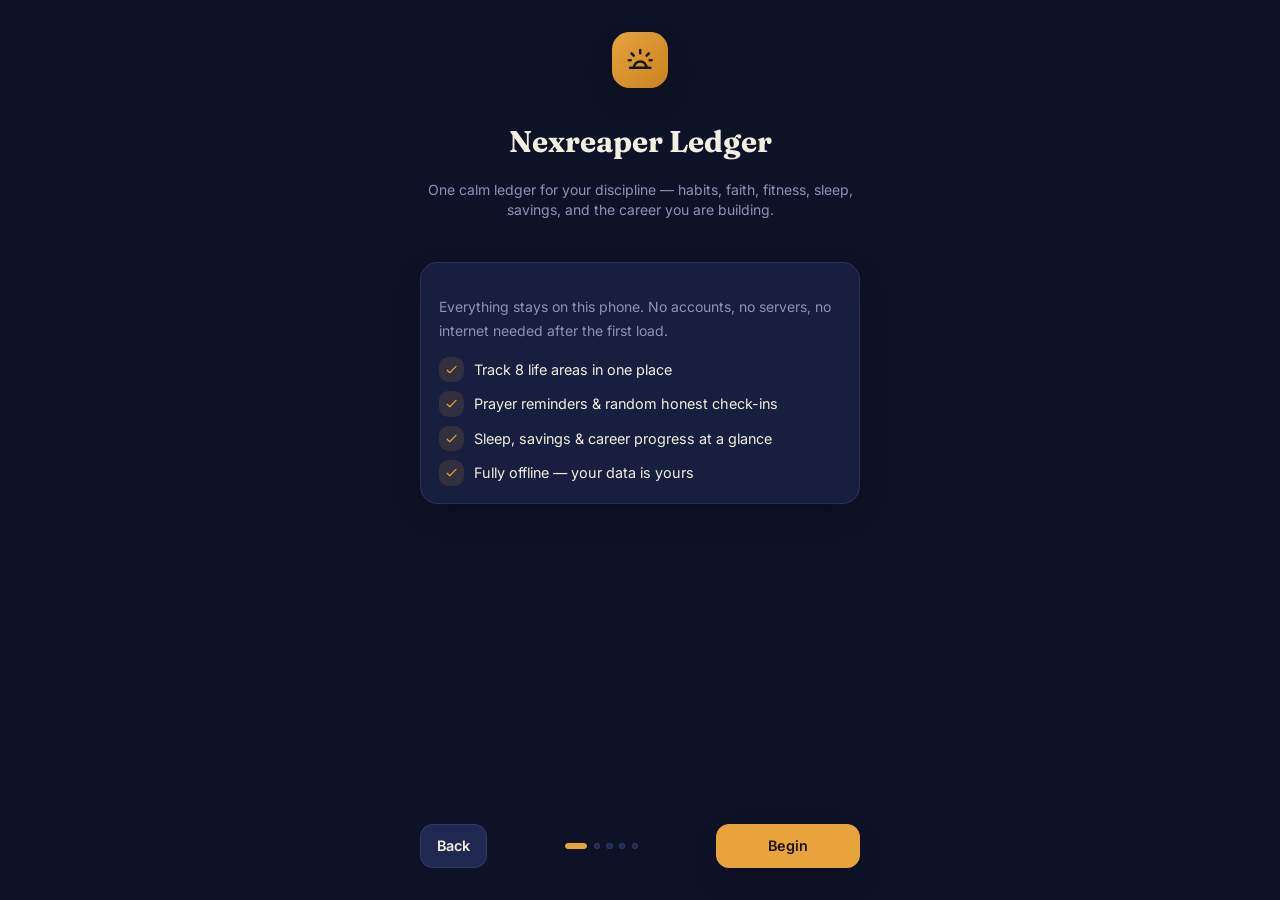
<file: index (1).html>
<!doctype html>
<html lang="en" data-theme="dark">
<head>
  <meta charset="utf-8">
  <meta name="viewport" content="width=device-width, initial-scale=1, viewport-fit=cover">
  <meta name="theme-color" content="#0E1226">
  <meta name="description" content="Nexreaper Ledger — track habits, prayers, fitness, sleep, savings and career progress. 100% offline, your data never leaves the device.">
  <title>Nexreaper Ledger</title>
  <link rel="icon" href="data:image/svg+xml,%3Csvg xmlns='http://www.w3.org/2000/svg' viewBox='0 0 192 192'%3E%3Crect width='192' height='192' rx='44' fill='%230E1226'/%3E%3Cg fill='none' stroke='%23E8A33D' stroke-width='11' stroke-linecap='round'%3E%3Cpath d='M48 128a48 48 0 0 1 96 0'/%3E%3Cpath d='M34 128h124'/%3E%3Cpath d='M96 34v18'/%3E%3Cpath d='M49 51l13 13'/%3E%3Cpath d='M143 51l-13 13'/%3E%3C/g%3E%3Crect x='38' y='150' width='116' height='10' rx='5' fill='%234FB08A'/%3E%3C/svg%3E">
  <script>
    // Apply saved theme before first paint (no flash)
    try { document.documentElement.dataset.theme = localStorage.getItem('nl_theme') || 'dark'; } catch (e) {}
  </script>
  <link rel="preconnect" href="https://fonts.googleapis.com">
  <link rel="preconnect" href="https://fonts.gstatic.com" crossorigin>
  <link href="https://fonts.googleapis.com/css2?family=Fraunces:opsz,wght@9..144,500;9..144,600;9..144,700&family=Inter:wght@400;500;600;700&display=swap" rel="stylesheet">
  <style>
/* =========================================================
   Nexreaper Ledger — embedded styles
   Palette per PRD §7. Dark is default; [data-theme="light"]
   overrides the same variables so every color helper
   (bg, surface, ink, muted, gold, mint, ember, line) re-themes.
   No color-mix() — stays compatible with older Chromium.
   Fully self-contained: layout utilities are defined below,
   no external Tailwind CDN required.
   ========================================================= */
:root {
  --bg: #0E1226;
  --surface: #171E3E;
  --surface-2: #1F2850;
  --ink: #F3EEE2;
  --muted: #8D93B8;
  --gold: #E8A33D;
  --green: #4FB08A;
  --red: #E0654B;
  --line: rgba(141, 147, 184, 0.16);
  --gold-soft: rgba(232, 163, 61, 0.13);
  --green-soft: rgba(79, 176, 138, 0.13);
  --red-soft: rgba(224, 101, 75, 0.13);
  --shadow: 0 12px 32px -14px rgba(0, 0, 0, 0.55);
  --header-bg: rgba(14, 18, 38, 0.82);
  --gold-line: rgba(232, 163, 61, 0.35);
  --green-line: rgba(79, 176, 138, 0.5);
  --red-line: rgba(224, 101, 75, 0.4);
  --muted-dashed: rgba(141, 147, 184, 0.55);
  --gold-faint: rgba(232, 163, 61, 0.45);
}

html[data-theme="light"] {
  --bg: #F3EFE4;
  --surface: #FFFFFF;
  --surface-2: #EAE4D4;
  --ink: #20243A;
  --muted: #5D6280;
  --gold: #A96F16;
  --green: #2E7D5F;
  --red: #C24A32;
  --line: rgba(32, 36, 58, 0.14);
  --gold-soft: rgba(169, 111, 22, 0.12);
  --green-soft: rgba(46, 125, 95, 0.12);
  --red-soft: rgba(194, 74, 50, 0.12);
  --shadow: 0 12px 32px -18px rgba(32, 36, 58, 0.3);
  --header-bg: rgba(243, 239, 228, 0.85);
  --gold-line: rgba(169, 111, 22, 0.4);
  --green-line: rgba(46, 125, 95, 0.55);
  --red-line: rgba(194, 74, 50, 0.45);
  --muted-dashed: rgba(93, 98, 128, 0.6);
  --gold-faint: rgba(169, 111, 22, 0.45);
}

/* ---------- base ---------- */
* { box-sizing: border-box; }

html { -webkit-text-size-adjust: 100%; }

body {
  margin: 0;
  background: var(--bg);
  color: var(--ink);
  font-family: "Inter", system-ui, -apple-system, sans-serif;
  font-size: 16px;
  line-height: 1.5;
  min-height: 100vh;
  -webkit-font-smoothing: antialiased;
}

.font-display { font-family: "Fraunces", Georgia, serif; }

::selection { background: var(--gold); color: #1a1405; }

::-webkit-scrollbar { width: 8px; height: 8px; }
::-webkit-scrollbar-track { background: transparent; }
::-webkit-scrollbar-thumb { background: var(--surface-2); border-radius: 99px; }

button { font: inherit; color: inherit; }

:focus-visible {
  outline: 2px solid var(--gold);
  outline-offset: 2px;
  border-radius: 6px;
}

.sr-only {
  position: absolute; width: 1px; height: 1px; padding: 0; margin: -1px;
  overflow: hidden; clip: rect(0 0 0 0); white-space: nowrap; border: 0;
}

/* ---------- app header ---------- */
.app-header {
  position: sticky; top: 0; z-index: 30;
  background: var(--header-bg);
  -webkit-backdrop-filter: blur(12px);
  backdrop-filter: blur(12px);
  border-bottom: 1px solid var(--line);
}

.logo-mark {
  width: 2.5rem; height: 2.5rem; border-radius: 0.875rem;
  background: linear-gradient(135deg, var(--gold), #c9821f);
  color: #1a1405;
  display: inline-flex; align-items: center; justify-content: center;
  box-shadow: var(--shadow);
  flex-shrink: 0;
}
.logo-mark svg { width: 1.35rem; height: 1.35rem; }
.logo-mark-lg { width: 3.5rem; height: 3.5rem; border-radius: 1.1rem; }
.logo-mark-lg svg { width: 1.9rem; height: 1.9rem; }

.streak-chip {
  display: inline-flex; align-items: center; gap: 0.35rem;
  background: var(--surface-2);
  border: 1px solid var(--line);
  border-radius: 999px;
  padding: 0.4rem 0.8rem;
  font-size: 0.85rem; font-weight: 700;
  color: var(--gold);
  line-height: 1;
}
.streak-ic { display: inline-flex; }
.streak-ic svg { width: 1rem; height: 1rem; }
.streak-lbl { font-size: 0.6rem; font-weight: 600; text-transform: uppercase; letter-spacing: 0.08em; color: var(--muted); }

/* ---------- cards ---------- */
.card {
  background: var(--surface);
  border: 1px solid var(--line);
  border-radius: 1.1rem;
  box-shadow: var(--shadow);
  padding: 1.1rem;
}

.card-title {
  font-size: 1rem; font-weight: 600; margin: 0 0 0.75rem;
}

.banner { border-color: var(--gold-line); background: var(--gold-soft); }

/* ---------- buttons ---------- */
.btn-gold, .btn-ghost, .btn-danger {
  display: inline-flex; align-items: center; justify-content: center; gap: 0.4rem;
  border-radius: 0.8rem;
  padding: 0.65rem 1rem;
  font-size: 0.9rem; font-weight: 600;
  border: 1px solid transparent;
  cursor: pointer;
  transition: transform 0.12s ease, filter 0.15s ease, border-color 0.15s ease, background 0.15s ease, opacity 0.15s ease;
  user-select: none;
}
.btn-gold {
  background: var(--gold); color: #1a1405;
  border-color: var(--gold);
  box-shadow: var(--shadow);
}
.btn-gold:hover { filter: brightness(1.07); }
.btn-ghost {
  background: var(--surface-2); color: var(--ink);
  border-color: var(--line);
}
.btn-ghost:hover { border-color: var(--gold); }
.btn-danger {
  background: var(--red-soft); color: var(--red);
  border-color: var(--red-line);
}
.btn-danger:hover { filter: brightness(1.1); }
.btn-sm { padding: 0.4rem 0.75rem; font-size: 0.8rem; border-radius: 0.7rem; }
.btn-gold:active, .btn-ghost:active, .btn-danger:active { transform: scale(0.97); }
.btn-gold:disabled, .btn-ghost:disabled, .btn-danger:disabled {
  opacity: 0.4; cursor: not-allowed; transform: none;
}
.btn-file { cursor: pointer; }

.icon-btn {
  width: 2.5rem; height: 2.5rem; border-radius: 0.8rem;
  background: var(--surface-2);
  border: 1px solid var(--line);
  color: var(--muted);
  display: inline-flex; align-items: center; justify-content: center;
  cursor: pointer;
  transition: color 0.15s, border-color 0.15s, transform 0.12s;
  flex-shrink: 0;
}
.icon-btn svg { width: 1.2rem; height: 1.2rem; }
.icon-btn:hover { color: var(--gold); border-color: var(--gold); }
.icon-btn:active { transform: scale(0.94); }
.icon-btn-sm { width: 2rem; height: 2rem; border-radius: 0.65rem; }
.icon-btn-sm svg { width: 1rem; height: 1rem; }

.mini-ic { display: inline-flex; color: var(--gold); }
.mini-ic svg { width: 1rem; height: 1rem; }

.chip-ic {
  width: 2.5rem; height: 2.5rem;
  border-radius: 0.9rem;
  background: var(--surface-2);
  border: 1px solid var(--line);
  display: inline-flex; align-items: center; justify-content: center;
  flex-shrink: 0;
}
.chip-ic svg { width: 1.25rem; height: 1.25rem; }

/* ---------- forms ---------- */
.input {
  width: 100%;
  background: var(--surface-2);
  border: 1px solid var(--line);
  border-radius: 0.75rem;
  padding: 0.6rem 0.85rem;
  font-size: 0.9rem;
  color: var(--ink);
  outline: none;
  transition: border-color 0.15s, box-shadow 0.15s;
  font-family: inherit;
}
.input::placeholder { color: var(--muted); opacity: 0.75; }
.input:focus { border-color: var(--gold); box-shadow: 0 0 0 3px var(--gold-soft); }
select.input { appearance: none; padding-right: 2rem;
  background-image: url("data:image/svg+xml;charset=utf-8,%3Csvg xmlns='http://www.w3.org/2000/svg' width='12' height='12' viewBox='0 0 24 24' fill='none' stroke='%238D93B8' stroke-width='2.4' stroke-linecap='round' stroke-linejoin='round'%3E%3Cpath d='m6 9 6 6 6-6'/%3E%3C/svg%3E");
  background-repeat: no-repeat;
  background-position: right 0.7rem center;
}
select.input option { color: #1a1405; }
html[data-theme="light"] select.input option { color: #20243A; background: #fff; }
input.input[type="number"] { -moz-appearance: textfield; }
input.input::-webkit-outer-spin-button,
input.input::-webkit-inner-spin-button { -webkit-appearance: none; margin: 0; }

.fld {
  display: inline-flex; align-items: baseline; gap: 0.4rem;
  font-size: 0.72rem; font-weight: 700;
  color: var(--muted);
  text-transform: uppercase; letter-spacing: 0.07em;
}
.fld-hint { font-weight: 500; text-transform: none; letter-spacing: 0; font-size: 0.7rem; opacity: 0.85; }

.err { color: var(--red); }

.grid-2 { display: grid; grid-template-columns: 1fr 1fr; gap: 0.75rem; }

/* switch (settings) */
.switch-row {
  display: flex; align-items: center; justify-content: space-between; gap: 1rem;
  cursor: pointer;
}
.switch {
  position: relative; flex-shrink: 0;
  width: 2.8rem; height: 1.55rem;
  border-radius: 999px;
  background: var(--surface-2);
  border: 1px solid var(--line);
  transition: background 0.2s, border-color 0.2s;
}
.switch::after {
  content: "";
  position: absolute; top: 2px; left: 2px;
  width: 1.2rem; height: 1.2rem; border-radius: 999px;
  background: var(--muted);
  transition: left 0.2s, background 0.2s;
}
.switch-row input:checked + .switch { background: var(--green); border-color: var(--green); }
.switch-row input:checked + .switch::after { left: calc(100% - 1.4rem); background: #fff; }

/* ---------- toggle rows (prayers / daily / looks) ---------- */
.row-toggle {
  display: flex; align-items: center; gap: 0.75rem;
  width: 100%;
  padding: 0.7rem 0.85rem;
  border: 1px solid var(--line);
  border-radius: 0.9rem;
  background: var(--surface-2);
  cursor: pointer;
  text-align: left;
  transition: border-color 0.15s, background 0.15s, transform 0.1s;
}
.row-toggle:hover { border-color: var(--gold); }
.row-toggle:active { transform: scale(0.99); }
.row-toggle.done { border-color: var(--green-line); background: var(--green-soft); }

.row-check, .prayer-check {
  width: 1.5rem; height: 1.5rem; border-radius: 999px;
  border: 1.5px solid var(--line);
  display: inline-flex; align-items: center; justify-content: center;
  flex-shrink: 0;
  color: transparent;
  transition: background 0.15s, border-color 0.15s, color 0.15s;
}
.row-check svg, .prayer-check svg { width: 0.8rem; height: 0.8rem; }
.row-toggle.done .row-check, .row-toggle.done .prayer-check {
  background: var(--green); border-color: var(--green); color: #08130d;
}

.prayer-time { font-size: 0.8rem; color: var(--muted); font-variant-numeric: tabular-nums; }

/* ---------- water glasses ---------- */
.water-grid { display: flex; gap: 0.45rem; flex-wrap: wrap; }
.glass {
  width: 2.7rem; height: 2.7rem;
  border-radius: 0.9rem;
  border: 1px solid var(--line);
  background: var(--surface-2);
  color: var(--muted);
  display: inline-flex; align-items: center; justify-content: center;
  cursor: pointer;
  transition: border-color 0.15s, color 0.15s, background 0.15s, transform 0.1s;
  padding: 0;
}
.glass svg { width: 1.25rem; height: 1.25rem; }
.glass:hover { border-color: var(--gold); color: var(--gold); }
.glass:active { transform: scale(0.9); }
.glass.full {
  border-color: var(--gold);
  color: var(--gold);
  background: var(--gold-soft);
  box-shadow: inset 0 0 0 1px var(--gold);
}

/* ---------- progress bars / charts ---------- */
.bar-track {
  height: 0.5rem;
  background: var(--surface-2);
  border-radius: 999px;
  overflow: hidden;
}
.bar-fill {
  height: 100%;
  border-radius: 999px;
  transition: width 0.45s ease;
}
.bar-gold { background: linear-gradient(90deg, var(--gold), var(--green)); }
.bar-green { background: var(--green); }

.stat {
  background: var(--surface-2);
  border: 1px solid var(--line);
  border-radius: 0.8rem;
  padding: 0.55rem 0.35rem;
  text-align: center;
}
.stat .stat-val { font-size: 0.85rem; font-weight: 600; }
.stat .stat-lbl {
  font-size: 0.58rem; text-transform: uppercase; letter-spacing: 0.09em;
  color: var(--muted); margin-top: 0.15rem;
}

.chart { display: flex; gap: 0.45rem; align-items: stretch; }
.chart-col { flex: 1; display: flex; flex-direction: column; align-items: center; gap: 0.35rem; min-width: 0; }
.chart-barwrap {
  width: 100%; max-width: 2.4rem;
  height: 6.5rem;
  background: var(--surface-2);
  border-radius: 0.7rem;
  display: flex; align-items: flex-end;
  overflow: hidden;
  position: relative;
}
.chart-bar {
  width: 100%;
  border-radius: 0.7rem 0.7rem 0 0;
  background: var(--gold-faint);
  transition: height 0.45s ease;
}
.chart-col.today .chart-bar { background: var(--gold); }
.chart-lbl { font-size: 0.62rem; color: var(--muted); text-transform: uppercase; letter-spacing: 0.05em; }
.chart-col.today .chart-lbl { color: var(--gold); font-weight: 700; }
.chart-val { font-size: 0.6rem; color: var(--muted); font-variant-numeric: tabular-nums; }

/* sleep chart target line */
.sleep-chart-bars { position: relative; }
.sleep-target-line {
  position: absolute; left: 0; right: 0;
  border-top: 2px dashed var(--muted-dashed);
  pointer-events: none;
}

/* ---------- arc (sunrise) ---------- */
.arc-wrap { position: relative; width: 10.5rem; height: 10.5rem; flex-shrink: 0; }
.arc-svg { width: 100%; height: 100%; transform: rotate(-90deg); }
.arc-track { stroke: var(--surface-2); }
.arc-bar { stroke: var(--gold); transition: stroke-dashoffset 0.7s cubic-bezier(0.22, 1, 0.36, 1); }
/* HTML overlay — perfectly centered at any scale (fixes PRD bug #3) */
.arc-center {
  position: absolute; inset: 0;
  display: flex; flex-direction: column;
  align-items: center; justify-content: center;
  text-align: center;
}
.arc-pct { font-family: "Fraunces", Georgia, serif; font-size: 2.3rem; font-weight: 600; line-height: 1; }
.arc-sub {
  margin-top: 0.35rem;
  font-size: 0.62rem; text-transform: uppercase; letter-spacing: 0.22em;
  color: var(--muted);
}

/* goal chips under arc */
.goal-chips { display: flex; flex-wrap: wrap; gap: 0.4rem; }
.chip {
  display: inline-flex; align-items: center; gap: 0.32rem;
  background: var(--surface-2);
  border: 1px solid var(--line);
  border-radius: 999px;
  padding: 0.22rem 0.6rem;
  font-size: 0.68rem; font-weight: 600;
  color: var(--muted);
  transition: border-color 0.2s, color 0.2s;
}
.chip svg { width: 0.85rem; height: 0.85rem; }
.chip.chip-done { color: var(--ink); border-color: var(--green-line); }
.chip.chip-done svg { color: var(--green); }

/* ---------- roadmap ---------- */
.rm-stage {
  background: var(--surface-2);
  border: 1px solid var(--line);
  border-radius: 0.9rem;
  overflow: hidden;
}
.rm-sum {
  list-style: none;
  display: flex; align-items: center; gap: 0.6rem;
  padding: 0.8rem 1rem;
  cursor: pointer;
  font-weight: 600; font-size: 0.92rem;
}
.rm-sum::-webkit-details-marker { display: none; }
.rm-sum:hover { color: var(--gold); }
.rm-progress { font-size: 0.72rem; font-weight: 500; color: var(--muted); font-variant-numeric: tabular-nums; }
.rm-chev { display: inline-flex; color: var(--muted); transition: transform 0.25s ease; }
.rm-chev svg { width: 1rem; height: 1rem; }
.rm-stage[open] .rm-chev { transform: rotate(180deg); }
.rm-steps { padding: 0 0.75rem 0.75rem; display: grid; gap: 0.5rem; }

.rm-step {
  position: relative;
  display: flex; align-items: flex-start; gap: 0.6rem;
  padding: 0.6rem 0.7rem;
  background: var(--surface);
  border: 1px solid var(--line);
  border-radius: 0.75rem;
  cursor: pointer;
  font-size: 0.88rem;
  transition: border-color 0.15s;
}
.rm-step:hover { border-color: var(--gold); }
.rm-step input { position: absolute; opacity: 0; pointer-events: none; }
.rm-box {
  width: 1.25rem; height: 1.25rem; border-radius: 0.4rem;
  border: 1.5px solid var(--line);
  display: inline-flex; align-items: center; justify-content: center;
  flex-shrink: 0; margin-top: 0.08rem;
  color: transparent;
  transition: background 0.15s, border-color 0.15s, color 0.15s;
}
.rm-box svg { width: 0.75rem; height: 0.75rem; }
.rm-step.done { border-color: var(--green-line); }
.rm-step.done .rm-box { background: var(--green); border-color: var(--green); color: #08130d; }
.rm-step.done span.rm-lbl { color: var(--muted); text-decoration: line-through; text-decoration-thickness: 1px; }

/* ---------- check-ins ---------- */
.checkin-list { list-style: none; margin: 0; padding: 0; display: grid; gap: 0.65rem; }
.checkin-item {
  display: flex; align-items: flex-start; gap: 0.6rem;
  background: var(--surface-2);
  border: 1px solid var(--line);
  border-radius: 0.85rem;
  padding: 0.6rem 0.75rem;
}
.checkin-item .checkin-ic { color: var(--gold); display: inline-flex; margin-top: 0.1rem; }
.checkin-item .checkin-ic svg { width: 0.95rem; height: 0.95rem; }
.checkin-item p { margin: 0; font-size: 0.88rem; word-break: break-word; }
.checkin-item .checkin-when { font-size: 0.68rem; color: var(--muted); margin-top: 0.15rem; }
.checkin-empty {
  border: 1px dashed var(--line);
  border-radius: 0.85rem;
  padding: 1rem;
  font-size: 0.85rem;
  color: var(--muted);
  text-align: center;
}
.checkin-textarea { min-height: 6rem; resize: vertical; }

/* ---------- sleep ---------- */
.sleep-h { margin: 0.25rem 0 0.5rem; }
.sleep-status { text-align: center; padding: 0.75rem 0.5rem 0.5rem; }
.sleep-emoji { font-size: 2.4rem; line-height: 1; }
.sleep-elapsed {
  font-family: "Fraunces", Georgia, serif;
  font-size: 2.4rem; font-weight: 600;
  font-variant-numeric: tabular-nums;
  margin-top: 0.4rem;
}
.sleep-note { font-size: 0.8rem; color: var(--muted); margin-top: 0.2rem; }
.sleep-actions { display: flex; gap: 0.6rem; margin-top: 1.1rem; flex-wrap: wrap; justify-content: center; }
.sleep-actions .btn-gold, .sleep-actions .btn-ghost { flex: 1 1 10rem; min-width: 10rem; padding: 0.85rem 1rem; }

.step-btn {
  width: 2.3rem; height: 2.3rem;
  border-radius: 0.75rem;
  background: var(--surface-2);
  border: 1px solid var(--line);
  color: var(--ink);
  display: inline-flex; align-items: center; justify-content: center;
  cursor: pointer;
  transition: border-color 0.15s, transform 0.1s;
  padding: 0;
}
.step-btn svg { width: 1rem; height: 1rem; }
.step-btn:hover { border-color: var(--gold); color: var(--gold); }
.step-btn:active { transform: scale(0.92); }

.sleep-hist-item {
  display: flex; align-items: center; justify-content: space-between; gap: 1rem;
  padding: 0.65rem 0.25rem;
  border-bottom: 1px solid var(--line);
  font-size: 0.88rem;
}
.sleep-hist-item:last-child { border-bottom: 0; }
.sleep-hist-dur { font-variant-numeric: tabular-nums; font-weight: 600; }
.sleep-hist-dur.ok { color: var(--green); }
.sleep-hist-dur.low { color: var(--muted); }
.sleep-hist-empty { color: var(--muted); font-size: 0.85rem; padding: 0.5rem 0.25rem; }

/* ---------- tips ---------- */
.tips { list-style: none; margin: 0; padding: 0; display: grid; gap: 0.5rem; }
.tips li {
  position: relative;
  padding: 0.65rem 0.85rem 0.65rem 2rem;
  background: var(--surface-2);
  border: 1px solid var(--line);
  border-radius: 0.8rem;
  font-size: 0.85rem;
  color: var(--muted);
}
.tips li::before {
  content: "◆";
  position: absolute; left: 0.8rem; top: 0.65rem;
  color: var(--gold);
  font-size: 0.7rem;
}

/* ---------- modals ---------- */
.modal {
  position: fixed; inset: 0; z-index: 50;
  display: flex; align-items: flex-end; justify-content: center;
}
.modal[hidden] { display: none; }
.modal-backdrop {
  position: absolute; inset: 0;
  background: rgba(5, 8, 20, 0.62);
  -webkit-backdrop-filter: blur(4px);
  backdrop-filter: blur(4px);
  opacity: 0;
  transition: opacity 0.22s ease;
}
.modal-panel {
  position: relative;
  width: 100%; max-width: 42rem;
  background: var(--surface);
  border: 1px solid var(--line);
  border-radius: 1.4rem 1.4rem 0 0;
  box-shadow: 0 30px 120px rgba(0, 0, 0, 0.5);
  transform: translateY(28px);
  opacity: 0;
  transition: transform 0.22s ease, opacity 0.22s ease;
  max-height: 92vh;
  display: flex; flex-direction: column;
}
.modal-panel-sm { max-width: 30rem; }
.modal-head {
  display: flex; align-items: flex-start; justify-content: space-between; gap: 1rem;
  padding: 1.2rem 1.25rem 0.9rem;
  border-bottom: 1px solid var(--line);
  flex-shrink: 0;
}
.modal-body { padding: 1.1rem 1.25rem 1.4rem; overflow-y: auto; }
.modal.open .modal-backdrop { opacity: 1; }
.modal.open .modal-panel { transform: none; opacity: 1; }
@media (min-width: 640px) {
  .modal { align-items: center; padding: 1rem; }
  .modal-panel { border-radius: 1.4rem; transform: scale(0.97); }
}

.set-sec { padding: 1.1rem 0; border-top: 1px solid var(--line); }
.set-sec:first-child { border-top: 0; padding-top: 0.2rem; }
.set-sec-title {
  font-size: 0.7rem; font-weight: 700;
  text-transform: uppercase; letter-spacing: 0.12em;
  color: var(--muted);
  margin-bottom: 0.8rem;
}

/* ---------- toasts ---------- */
#toasts {
  position: fixed; left: 50%; bottom: 5.5rem;
  transform: translateX(-50%);
  z-index: 60;
  display: flex; flex-direction: column; align-items: center; gap: 0.5rem;
  pointer-events: none;
  width: max-content; max-width: calc(100vw - 2rem);
}
.nl-toast {
  background: var(--surface);
  border: 1px solid var(--line);
  color: var(--ink);
  border-left: 3px solid var(--gold);
  border-radius: 0.85rem;
  padding: 0.65rem 1rem;
  font-size: 0.85rem;
  box-shadow: var(--shadow);
  opacity: 0;
  transform: translateY(10px);
  transition: opacity 0.25s ease, transform 0.25s ease;
  max-width: 100%;
}
.nl-toast.show { opacity: 1; transform: none; }
.nl-toast.nl-toast-green { border-left-color: var(--green); }
.nl-toast.nl-toast-red { border-left-color: var(--red); }

/* ---------- tab bar ---------- */
.tabbar {
  position: fixed; bottom: 0; left: 0; right: 0; z-index: 40;
  background: var(--surface);
  border-top: 1px solid var(--line);
  padding-bottom: env(safe-area-inset-bottom);
}
.tabbar-inner {
  max-width: 48rem; margin: 0 auto;
  display: grid; grid-template-columns: repeat(3, 1fr);
}
.tab-btn {
  display: flex; flex-direction: column; align-items: center; gap: 0.2rem;
  padding: 0.65rem 0 0.55rem;
  font-size: 0.68rem; font-weight: 600; letter-spacing: 0.02em;
  color: var(--muted);
  background: none; border: 0;
  cursor: pointer;
  transition: color 0.15s;
}
.tab-btn svg { width: 1.35rem; height: 1.35rem; }
.tab-btn.active { color: var(--gold); }

/* ---------- onboarding ---------- */
.onboarding { min-height: 100vh; display: flex; align-items: stretch; }
.onboarding[hidden] { display: none; }
.ob-wrap {
  width: 100%; max-width: 30rem;
  margin: 0 auto;
  padding: 2rem 1.25rem calc(2rem + env(safe-area-inset-bottom));
  display: flex; flex-direction: column;
}
.ob-steps { flex: 1; }
.ob-step { animation: fadeUp 0.3s ease; }
.ob-step[hidden] { display: none; }

.ob-footer {
  display: flex; align-items: center; gap: 0.75rem;
  margin-top: 1.5rem;
}
.ob-next { min-width: 9rem; }
.ob-dots { flex: 1; display: flex; justify-content: center; gap: 0.4rem; }
.ob-dot {
  width: 0.4rem; height: 0.4rem; border-radius: 999px;
  background: var(--surface-2);
  border: 1px solid var(--line);
  transition: all 0.2s ease;
}
.ob-dot.active { width: 1.4rem; background: var(--gold); border-color: var(--gold); }

.ob-feats { list-style: none; margin: 0; padding: 0; display: grid; gap: 0.55rem; }
.ob-feats li {
  display: flex; align-items: center; gap: 0.6rem;
  font-size: 0.9rem;
}
.ob-feat-ic {
  width: 1.6rem; height: 1.6rem; border-radius: 0.6rem;
  background: var(--gold-soft); color: var(--gold);
  display: inline-flex; align-items: center; justify-content: center;
  flex-shrink: 0;
}
.ob-feat-ic svg { width: 0.95rem; height: 0.95rem; }

.goal-card {
  position: relative;
  display: flex; flex-direction: column; gap: 0.15rem;
  padding: 0.8rem 0.75rem;
  border: 1px solid var(--line);
  border-radius: 0.9rem;
  background: var(--surface-2);
  cursor: pointer;
  transition: border-color 0.15s, background 0.15s, transform 0.1s;
}
.goal-card:hover { border-color: var(--gold); }
.goal-card:active { transform: scale(0.98); }
.goal-card.checked {
  border-color: var(--gold);
  background: var(--gold-soft);
  box-shadow: inset 0 0 0 1px var(--gold);
}
.gc-ic { color: var(--gold); display: inline-flex; margin-bottom: 0.25rem; }
.gc-ic svg { width: 1.15rem; height: 1.15rem; }
.gc-t { font-weight: 600; font-size: 0.9rem; }
.gc-s { font-size: 0.68rem; color: var(--muted); line-height: 1.35; }
.gc-check {
  position: absolute; top: 0.6rem; right: 0.6rem;
  width: 1.15rem; height: 1.15rem; border-radius: 999px;
  border: 1.5px solid var(--line);
  display: inline-flex; align-items: center; justify-content: center;
  color: transparent;
  transition: background 0.15s, border-color 0.15s, color 0.15s;
}
.gc-check svg { width: 0.7rem; height: 0.7rem; }
.goal-card.checked .gc-check { background: var(--gold); border-color: var(--gold); color: #1a1405; }

/* ---------- misc ---------- */
.text-gold { color: var(--gold); }
.text-ember { color: var(--red); }
.text-mint { color: var(--green); }
.tabular-nums { font-variant-numeric: tabular-nums; }

@keyframes fadeUp {
  from { opacity: 0; transform: translateY(10px); }
  to { opacity: 1; transform: none; }
}

@media (prefers-reduced-motion: reduce) {
  *, *::before, *::after {
    animation-duration: 0.01ms !important;
    animation-iteration-count: 1 !important;
    transition-duration: 0.01ms !important;
  }
}

/* =========================================================
   Self-contained layout utilities
   (no Tailwind CDN dependency — works fully offline / on
   any host without access to cdn.tailwindcss.com)
   ========================================================= */
.block { display: block; }
.flex { display: flex; }
.grid { display: grid; }
.hidden { display: none; }
.flex-1 { flex: 1 1 0%; }
.flex-wrap { flex-wrap: wrap; }
.shrink-0 { flex-shrink: 0; }
.items-center { align-items: center; }
.items-start { align-items: flex-start; }
.justify-between { justify-content: space-between; }
.grid-cols-2 { grid-template-columns: repeat(2, minmax(0, 1fr)); }
.grid-cols-3 { grid-template-columns: repeat(3, minmax(0, 1fr)); }
.gap-2 { gap: .5rem; }
.gap-2\.5 { gap: .625rem; }
.gap-3 { gap: .75rem; }
.gap-5 { gap: 1.25rem; }
.h-16 { height: 4rem; }
.w-10 { width: 2.5rem; }
.w-14 { width: 3.5rem; }
.w-full { width: 100%; }
.min-w-0 { min-width: 0; }
.max-w-\[48rem\] { max-width: 48rem; }
.mx-auto { margin-left: auto; margin-right: auto; }
.mb-0 { margin-bottom: 0; }
.mb-1 { margin-bottom: .25rem; }
.mb-2 { margin-bottom: .5rem; }
.mb-3 { margin-bottom: .75rem; }
.mb-4 { margin-bottom: 1rem; }
.mb-7 { margin-bottom: 1.75rem; }
.mt-0\.5 { margin-top: .125rem; }
.mt-1 { margin-top: .25rem; }
.mt-1\.5 { margin-top: .375rem; }
.mt-2 { margin-top: .5rem; }
.mt-2\.5 { margin-top: .625rem; }
.mt-3 { margin-top: .75rem; }
.mt-4 { margin-top: 1rem; }
.px-4 { padding-left: 1rem; padding-right: 1rem; }
.pt-1 { padding-top: .25rem; }
.pt-4 { padding-top: 1rem; }
.pt-5 { padding-top: 1.25rem; }
.pb-28 { padding-bottom: 7rem; }
.text-xs { font-size: .75rem; line-height: 1rem; }
.text-sm { font-size: .875rem; line-height: 1.25rem; }
.text-lg { font-size: 1.125rem; line-height: 1.75rem; }
.text-xl { font-size: 1.25rem; line-height: 1.75rem; }
.text-2xl { font-size: 1.5rem; line-height: 2rem; }
.text-3xl { font-size: 1.875rem; line-height: 2.25rem; }
.text-\[10px\] { font-size: 10px; }
.text-\[11px\] { font-size: 11px; }
.text-\[17px\] { font-size: 17px; }
.text-center { text-align: center; }
.text-left { text-align: left; }
.text-right { text-align: right; }
.font-medium { font-weight: 500; }
.font-semibold { font-weight: 600; }
.leading-none { line-height: 1; }
.leading-tight { line-height: 1.25; }
.leading-6 { line-height: 1.5rem; }
.truncate { overflow: hidden; text-overflow: ellipsis; white-space: nowrap; }
.uppercase { text-transform: uppercase; }
.capitalize { text-transform: capitalize; }
.tracking-wider { letter-spacing: .05em; }
.border-t { border-top-width: 1px; border-style: solid; }
.space-y-2 > * + * { margin-top: .5rem; }
.space-y-3 > * + * { margin-top: .75rem; }
.space-y-4 > * + * { margin-top: 1rem; }
/* theme-variable color/font helpers (previously Tailwind config tokens) */
.text-ink { color: var(--ink); }
.text-muted { color: var(--muted); }
.border-line { border-color: var(--line); }
.font-body { font-family: "Inter", system-ui, -apple-system, sans-serif; }
  </style>
</head>
<body class="font-body">
  <noscript>
    <div style="max-width:40rem;margin:4rem auto;padding:1.5rem;font-family:sans-serif;color:#F3EEE2;background:#171E3E;border-radius:1rem">
      <h1>Nexreaper Ledger needs JavaScript</h1>
      <p>This app stores everything locally in your browser. Please enable JavaScript to continue.</p>
    </div>
  </noscript>

  <!-- ======================= ONBOARDING ======================= -->
  <div id="onboarding" class="onboarding" hidden>
    <div class="ob-wrap">
      <div class="text-center mb-7">
        <div class="logo-mark logo-mark-lg mx-auto mb-4" aria-hidden="true">
          <svg viewBox="0 0 24 24" fill="none" stroke="currentColor" stroke-width="2" stroke-linecap="round"><path d="M4 18h16M7 18a5 5 0 0 1 10 0M12 4v2.5M5.2 6.7l1.7 1.7M18.8 6.7l-1.7 1.7M3 12h1.5M19.5 12H21"/></svg>
        </div>
        <h1 class="font-display text-3xl">Nexreaper Ledger</h1>
        <p class="text-muted text-sm mt-2">One calm ledger for your discipline — habits, faith, fitness, sleep, savings, and the career you are building.</p>
      </div>

      <div class="ob-steps">
        <!-- Step 0 · Welcome -->
        <div id="ob-step-0" class="ob-step">
          <div class="card space-y-3">
            <p class="text-sm text-muted leading-6">Everything stays on this phone. No accounts, no servers, no internet needed after the first load.</p>
            <ul class="ob-feats">
              <li><span class="ob-feat-ic"></span>Track 8 life areas in one place</li>
              <li><span class="ob-feat-ic"></span>Prayer reminders &amp; random honest check-ins</li>
              <li><span class="ob-feat-ic"></span>Sleep, savings &amp; career progress at a glance</li>
              <li><span class="ob-feat-ic"></span>Fully offline — your data is yours</li>
            </ul>
          </div>
        </div>

        <!-- Step 1 · About You -->
        <div id="ob-step-1" class="ob-step" hidden>
          <div class="card space-y-4">
            <h2 class="font-display text-xl">About you</h2>
            <label class="block">
              <span class="fld">Name</span>
              <input id="ob-name" class="input mt-1.5" type="text" placeholder="Your name" maxlength="40" autocomplete="off">
            </label>
            <div class="grid grid-cols-2 gap-3">
              <label class="block">
                <span class="fld">Age</span>
                <input id="ob-age" class="input mt-1.5" type="number" inputmode="numeric" min="1" max="120" placeholder="24">
              </label>
              <label class="block">
                <span class="fld">Weight</span>
                <div class="flex gap-2 mt-1.5">
                  <input id="ob-weight" class="input" type="number" inputmode="decimal" min="1" step="0.1" placeholder="68">
                  <select id="ob-unit" class="input ob-unit" aria-label="Weight unit">
                    <option value="kg">kg</option>
                    <option value="lb">lb</option>
                  </select>
                </div>
              </label>
            </div>
          </div>
        </div>

        <!-- Step 2 · Beliefs -->
        <div id="ob-step-2" class="ob-step" hidden>
          <div class="card space-y-4">
            <h2 class="font-display text-xl">Beliefs</h2>
            <label class="block">
              <span class="fld">Religion</span>
              <select id="ob-religion" class="input mt-1.5">
                <option value="islam">Islam</option>
                <option value="christianity">Christianity</option>
                <option value="hinduism">Hinduism</option>
                <option value="buddhism">Buddhism</option>
                <option value="other">Other / none</option>
              </select>
            </label>
            <label class="block">
              <span class="fld">Daily practice</span>
              <select id="ob-practice" class="input mt-1.5"></select>
            </label>
            <label class="block">
              <span class="fld">Practice label <span class="fld-hint">shown on the dashboard</span></span>
              <input id="ob-practice-label" class="input mt-1.5" type="text" placeholder="Prayer checklist" maxlength="40">
            </label>
            <p id="ob-practice-hint" class="text-xs text-muted"></p>
          </div>
        </div>

        <!-- Step 3 · Goals -->
        <div id="ob-step-3" class="ob-step" hidden>
          <div class="card space-y-4">
            <h2 class="font-display text-xl">What are you tracking?</h2>
            <div id="ob-goals" class="grid grid-cols-2 gap-2"></div>
            <p id="ob-goal-err" class="text-xs text-ember err" hidden></p>
            <div id="ob-habit-wrap" class="hidden">
              <label class="block">
                <span class="fld">Your habit</span>
                <input id="ob-habit-name" class="input mt-1.5" type="text" placeholder="e.g. No smoking" maxlength="40">
              </label>
            </div>
            <div id="ob-ex-wrap" class="hidden">
              <label class="block">
                <span class="fld">Pushup target (per day)</span>
                <input id="ob-pushups" class="input mt-1.5" type="number" inputmode="numeric" min="1" max="500" value="20">
              </label>
            </div>
          </div>
        </div>

        <!-- Step 4 · Future Self -->
        <div id="ob-step-4" class="ob-step" hidden>
          <div class="card space-y-4">
            <h2 class="font-display text-xl">Your future self</h2>
            <label class="block">
              <span class="fld">Career goal</span>
              <input id="ob-career" class="input mt-1.5" type="text" placeholder="e.g. Software engineer" maxlength="60">
            </label>
            <div id="ob-savings-wrap" class="hidden space-y-4 border-t border-line pt-4">
              <p class="text-sm font-semibold">Savings goal</p>
              <label class="block">
                <span class="fld">What are you saving for?</span>
                <input id="ob-sav-name" class="input mt-1.5" type="text" placeholder="e.g. Gaming PC" maxlength="60">
              </label>
              <div class="grid grid-cols-2 gap-3">
                <label class="block">
                  <span class="fld">Target</span>
                  <input id="ob-sav-target" class="input mt-1.5" type="number" inputmode="decimal" min="0" placeholder="1500">
                </label>
                <label class="block">
                  <span class="fld">Already saved</span>
                  <input id="ob-sav-current" class="input mt-1.5" type="number" inputmode="decimal" min="0" placeholder="0">
                </label>
                <label class="block">
                  <span class="fld">Monthly income</span>
                  <input id="ob-income" class="input mt-1.5" type="number" inputmode="decimal" min="0" placeholder="0">
                </label>
                <label class="block">
                  <span class="fld">Monthly expenses</span>
                  <input id="ob-expenses" class="input mt-1.5" type="number" inputmode="decimal" min="0" placeholder="0">
                </label>
              </div>
              <label class="block">
                <span class="fld">Currency</span>
                <select id="ob-currency" class="input mt-1.5">
                  <option>USD</option><option>EUR</option><option>GBP</option><option>PKR</option>
                  <option>INR</option><option>AED</option><option>SAR</option><option>AUD</option>
                  <option>CAD</option><option>JPY</option><option>CNY</option><option>MXN</option>
                </select>
              </label>
            </div>
          </div>
        </div>
      </div>

      <div class="ob-footer">
        <button id="ob-back" class="btn-ghost" type="button" hidden>Back</button>
        <div id="ob-dots" class="ob-dots" aria-hidden="true"></div>
        <button id="ob-next" class="btn-gold ob-next" type="button">Begin</button>
      </div>
    </div>
  </div>

  <!-- ======================= APP ======================= -->
  <div id="app" hidden>
    <header class="app-header">
      <div class="max-w-[48rem] mx-auto px-4 h-16 flex items-center justify-between gap-3">
        <div class="flex items-center gap-2.5 min-w-0">
          <span class="logo-mark" aria-hidden="true">
            <svg viewBox="0 0 24 24" fill="none" stroke="currentColor" stroke-width="2" stroke-linecap="round"><path d="M4 18h16M7 18a5 5 0 0 1 10 0M12 4v2.5M5.2 6.7l1.7 1.7M18.8 6.7l-1.7 1.7M3 12h1.5M19.5 12H21"/></svg>
          </span>
          <div class="min-w-0">
            <div class="font-display text-[17px] leading-none truncate">Nexreaper Ledger</div>
            <div id="hdr-date" class="text-[11px] text-muted mt-1 truncate"></div>
          </div>
        </div>
        <div class="flex items-center gap-2 shrink-0">
          <div class="streak-chip" title="Days without a relapse">
            <span class="streak-ic" id="streak-ic"></span>
            <span id="streak-num" class="tabular-nums">0</span>
            <span class="streak-lbl">days</span>
          </div>
          <button id="btn-settings" class="icon-btn" type="button" aria-label="Open settings" title="Settings">
            <svg viewBox="0 0 24 24" fill="none" stroke="currentColor" stroke-width="1.8" stroke-linecap="round"><path d="M4 7.5h9M17 7.5h3M4 12h3M11 12h9M4 16.5h11M19 16.5h1"/><circle cx="15" cy="7.5" r="1.8"/><circle cx="9" cy="12" r="1.8"/><circle cx="17" cy="16.5" r="1.8"/></svg>
          </button>
        </div>
      </div>
    </header>

    <main class="max-w-[48rem] mx-auto px-4 pt-5 pb-28 space-y-4">

      <!-- ============ HOME TAB ============ -->
      <section id="tab-home">
        <div id="notif-banner" class="card banner hidden"></div>
        <div id="greeting"></div>

        <!-- Sunrise arc -->
        <div class="card">
          <div class="flex items-center gap-5">
            <div class="arc-wrap">
              <svg viewBox="0 0 160 160" class="arc-svg" aria-hidden="true">
                <circle cx="80" cy="80" r="64" class="arc-track" stroke-width="12" fill="none"/>
                <circle id="arc-progress" cx="80" cy="80" r="64" class="arc-bar" stroke-width="12" fill="none"
                        stroke-linecap="round" stroke-dasharray="402.124" stroke-dashoffset="402.124"/>
              </svg>
              <!-- HTML overlay (not SVG text) so the label stays perfectly centered at any scale -->
              <div class="arc-center">
                <span id="arc-pct" class="arc-pct">0%</span>
                <span class="arc-sub">today</span>
              </div>
            </div>
            <div class="flex-1 min-w-0">
              <h2 class="font-display text-lg leading-tight">Today's sunrise</h2>
              <p class="text-xs text-muted mt-1" id="arc-sub-line">—</p>
              <div id="goal-chips" class="goal-chips mt-3"></div>
            </div>
          </div>
        </div>

        <!-- Habit streak -->
        <div id="card-habit" class="card"><div id="habitBody"></div></div>

        <!-- Spiritual practice -->
        <div id="card-spiritual" class="card"><div id="spiritualBody"></div></div>

        <!-- Exercise -->
        <div id="card-exercise" class="card"><div id="exBody"></div></div>

        <!-- Daily practice -->
        <div id="card-daily" class="card">
          <h3 class="card-title">Daily practice</h3>
          <div id="dailyBody" class="space-y-2"></div>
          <div class="mt-4">
            <div class="flex items-center justify-between mb-2">
              <span class="text-sm font-semibold flex items-center gap-2"><span class="mini-ic" id="water-ic"></span>Water</span>
              <span class="text-xs text-muted"><span id="waterCount" class="text-ink font-semibold tabular-nums">0</span> / 8 glasses</span>
            </div>
            <div id="waterGrid" class="water-grid"></div>
            <div class="flex gap-2 mt-2.5">
              <button class="btn-ghost btn-sm" type="button" data-action="water-minus">−1 glass</button>
              <button class="btn-ghost btn-sm" type="button" data-action="water-fill">Fill all</button>
            </div>
          </div>
        </div>

        <!-- Weekly chart -->
        <div class="card">
          <h3 class="card-title">Last 7 days</h3>
          <p class="text-xs text-muted mb-3">Daily completion of your selected goals.</p>
          <div id="weeklyChart" class="chart"></div>
        </div>

        <!-- Savings -->
        <div id="card-savings" class="card">
          <div class="flex items-center justify-between mb-3">
            <h3 class="card-title mb-0 flex items-center gap-2"><span class="mini-ic" id="sav-ic"></span>Savings goal</h3>
          </div>
          <div id="savBody"></div>
        </div>

        <!-- Career roadmap -->
        <div id="card-roadmap" class="card">
          <div class="flex items-center justify-between mb-1">
            <h3 class="card-title mb-0">Career roadmap</h3>
            <span class="text-xs text-muted tabular-nums" id="rmCount">0 / 11</span>
          </div>
          <p id="rm-goal" class="text-xs text-muted mb-3 truncate"></p>
          <div class="bar-track mb-4"><div class="bar-fill bar-gold" id="rmBar" style="width:0%"></div></div>
          <div id="rmList" class="space-y-2"></div>
        </div>

        <!-- Check-ins -->
        <div class="card">
          <div class="flex items-center justify-between mb-1">
            <h3 class="card-title mb-0">Random check-ins</h3>
            <button class="icon-btn icon-btn-sm" type="button" data-action="open-checkin" aria-label="New check-in" title="Log an activity now">
              <svg viewBox="0 0 24 24" fill="none" stroke="currentColor" stroke-width="2.2" stroke-linecap="round"><path d="M12 5v14M5 12h14"/></svg>
            </button>
          </div>
          <p class="text-xs text-muted mb-3">Honest one-liners. We nudge you every 1–3 hours.</p>
          <ul id="checkinList" class="checkin-list"></ul>
          <form id="checkin-quick" class="flex gap-2 mt-3">
            <input id="checkin-quick-input" class="input flex-1" type="text" maxlength="200" placeholder="What are you doing right now?" autocomplete="off">
            <button class="btn-gold px-4" type="submit">Log</button>
          </form>
        </div>
      </section>

      <!-- ============ SLEEP TAB ============ -->
      <section id="tab-sleep" hidden class="space-y-4">
        <h2 class="font-display text-2xl sleep-h">Sleep</h2>

        <div class="card"><div id="sleepStatusBody" class="sleep-status"></div></div>

        <div class="card">
          <div class="flex items-center justify-between">
            <div>
              <div class="font-medium">Nightly target</div>
              <div class="text-xs text-muted mt-0.5" id="sleepTargetSub"></div>
            </div>
            <div class="flex items-center gap-2">
              <button class="step-btn" type="button" data-action="sleep-target-minus" aria-label="Decrease target">
                <svg viewBox="0 0 24 24" fill="none" stroke="currentColor" stroke-width="2.2" stroke-linecap="round"><path d="M5 12h14"/></svg>
              </button>
              <span class="font-display text-xl w-14 text-center tabular-nums" id="sleepTargetVal">7.5h</span>
              <button class="step-btn" type="button" data-action="sleep-target-plus" aria-label="Increase target">
                <svg viewBox="0 0 24 24" fill="none" stroke="currentColor" stroke-width="2.2" stroke-linecap="round"><path d="M12 5v14M5 12h14"/></svg>
              </button>
            </div>
          </div>
        </div>

        <div class="card">
          <h3 class="card-title">Last 7 nights</h3>
          <p class="text-xs text-muted mb-3">Dashed line = your target.</p>
          <div id="sleepChart"></div>
        </div>

        <div class="card">
          <h3 class="card-title">Recent sessions</h3>
          <ul id="sleepHistory" class="mt-2"></ul>
        </div>
      </section>

      <!-- ============ LOOKS TAB ============ -->
      <section id="tab-looks" hidden class="space-y-4">
        <h2 class="font-display text-2xl sleep-h">Looksmaxing</h2>

        <div class="card">
          <div class="flex items-center justify-between mb-3">
            <h3 class="card-title mb-0">Today's checklist</h3>
            <span class="text-sm text-muted tabular-nums" id="looksCount">0 / 10</span>
          </div>
          <div class="bar-track mb-4"><div class="bar-fill bar-gold" id="looksBar" style="width:0%"></div></div>
          <div id="looksList" class="space-y-2"></div>
        </div>

        <div class="card">
          <h3 class="card-title">Last 7 days</h3>
          <p class="text-xs text-muted mb-3" id="looksAvg"></p>
          <div id="looksChart" class="chart"></div>
        </div>

        <div class="card">
          <h3 class="card-title">Field notes</h3>
          <ul class="tips mt-2">
            <li>Sleep and hydration show up before any product does.</li>
            <li>Keep your haircut and beard shape consistent for 6+ weeks.</li>
            <li>Stand tall and move slower than your nerves want you to.</li>
            <li>One simple routine, done daily, beats ten products done once.</li>
            <li>Phone at eye level — posture changes how you look more than clothes do.</li>
            <li>Monthly progress photo, same angle and light. Trust the trend, not the day.</li>
          </ul>
        </div>
      </section>
    </main>

    <!-- Bottom tab bar -->
    <nav class="tabbar" aria-label="Main tabs">
      <div class="tabbar-inner">
        <button class="tab-btn active" type="button" data-tab="home">
          <svg viewBox="0 0 24 24" fill="none" stroke="currentColor" stroke-width="1.8" stroke-linecap="round" stroke-linejoin="round"><path d="m3 11 9-8 9 8M5 9.5V21h5v-6h4v6h5V9.5"/></svg>
          <span>Home</span>
        </button>
        <button class="tab-btn" type="button" data-tab="sleep">
          <svg viewBox="0 0 24 24" fill="none" stroke="currentColor" stroke-width="1.8" stroke-linecap="round" stroke-linejoin="round"><path d="M21.752 15.002A9.72 9.72 0 0 1 18 17.25c-5.385 0-9.75-4.365-9.75-9.75 0-1.33.266-2.597.748-3.752A9.753 9.753 0 0 0 3 11.25C3 16.635 7.365 21 12.75 21a9.753 9.753 0 0 0 9.002-5.998Z"/></svg>
          <span>Sleep</span>
        </button>
        <button class="tab-btn" type="button" data-tab="looks">
          <svg viewBox="0 0 24 24" fill="none" stroke="currentColor" stroke-width="1.8" stroke-linecap="round" stroke-linejoin="round"><path d="M9.813 15.904 9.375 17.25l-.438-1.346a2.25 2.25 0 0 0-1.346-1.346L6.25 14.125l1.346-.438a2.25 2.25 0 0 0 1.346-1.346l.438-1.346.438 1.346a2.25 2.25 0 0 0 1.346 1.346l1.346.438-1.346.438a2.25 2.25 0 0 0-1.346 1.346ZM18.259 8.715 18 9.75l-.259-1.035a3.375 3.375 0 0 0-2.456-2.456L14.25 6l1.035-.259a3.375 3.375 0 0 0 2.456-2.456L18 2.25l.259 1.035a3.375 3.375 0 0 0 2.456 2.456L21.75 6l-1.035.259a3.375 3.375 0 0 0-2.456 2.456ZM16.894 20.567 16.5 21.75l-.394-1.183a2.25 2.25 0 0 0-1.423-1.423L13.5 18.75l1.183-.394a2.25 2.25 0 0 0 1.423-1.423l.394-1.183.394 1.183a2.25 2.25 0 0 0 1.423 1.423l1.183.394-1.183.394a2.25 2.25 0 0 0-1.423 1.423Z"/></svg>
          <span>Looks</span>
        </button>
      </div>
    </nav>

    <!-- ======================= SETTINGS MODAL ======================= -->
    <div id="settings" class="modal" hidden role="dialog" aria-modal="true" aria-label="Settings">
      <div class="modal-backdrop" data-close></div>
      <div class="modal-panel">
        <div class="modal-head">
          <div>
            <h3 class="font-display text-xl">Settings</h3>
            <p class="text-xs text-muted mt-0.5">Changes save to this device only.</p>
          </div>
          <button class="icon-btn" type="button" data-close aria-label="Close settings">
            <svg viewBox="0 0 24 24" fill="none" stroke="currentColor" stroke-width="2" stroke-linecap="round"><path d="M6 6l12 12M18 6 6 18"/></svg>
          </button>
        </div>
        <div class="modal-body">

          <section class="set-sec">
            <div class="set-sec-title">Profile</div>
            <div class="space-y-3">
              <label class="block"><span class="fld">Name</span><input id="set-name" class="input mt-1.5" type="text" maxlength="40"></label>
              <div class="grid-2">
                <label class="block"><span class="fld">Age</span><input id="set-age" class="input mt-1.5" type="number" min="1" max="120"></label>
                <label class="block"><span class="fld">Weight</span><input id="set-weight" class="input mt-1.5" type="number" min="0" step="0.1"></label>
              </div>
              <div class="grid-2">
                <label class="block"><span class="fld">Unit</span>
                  <select id="set-unit" class="input mt-1.5"><option value="kg">kg</option><option value="lb">lb</option></select>
                </label>
                <label class="block"><span class="fld">Habit name</span><input id="set-habit" class="input mt-1.5" type="text" maxlength="40"></label>
              </div>
              <div class="grid-2">
                <label class="block"><span class="fld">Pushup target</span><input id="set-pushups" class="input mt-1.5" type="number" min="1" max="500"></label>
                <label class="block"><span class="fld">Career goal</span><input id="set-career" class="input mt-1.5" type="text" maxlength="60"></label>
              </div>
            </div>
            <button class="btn-gold w-full mt-4" type="button" data-action="save-profile">Save profile</button>
          </section>

          <section class="set-sec">
            <div class="set-sec-title">Savings goal</div>
            <div class="space-y-3">
              <label class="block"><span class="fld">Goal name</span><input id="set-sav-name" class="input mt-1.5" type="text" maxlength="60"></label>
              <div class="grid-2">
                <label class="block"><span class="fld">Target</span><input id="set-sav-target" class="input mt-1.5" type="number" min="0" step="0.01"></label>
                <label class="block"><span class="fld">Current</span><input id="set-sav-current" class="input mt-1.5" type="number" min="0" step="0.01"></label>
              </div>
              <div class="grid-2">
                <label class="block"><span class="fld">Monthly income</span><input id="set-income" class="input mt-1.5" type="number" min="0" step="0.01"></label>
                <label class="block"><span class="fld">Monthly expenses</span><input id="set-expenses" class="input mt-1.5" type="number" min="0" step="0.01"></label>
              </div>
              <label class="block"><span class="fld">Currency</span>
                <select id="set-currency" class="input mt-1.5">
                  <option>USD</option><option>EUR</option><option>GBP</option><option>PKR</option>
                  <option>INR</option><option>AED</option><option>SAR</option><option>AUD</option>
                  <option>CAD</option><option>JPY</option><option>CNY</option><option>MXN</option>
                </select>
              </label>
            </div>
            <button class="btn-gold w-full mt-4" type="button" data-action="save-savings">Save savings goal</button>
          </section>

          <section class="set-sec" id="set-prayers-sec" hidden>
            <div class="set-sec-title">Prayer times <span class="fld-hint">local to your phone</span></div>
            <div class="grid-2 space-y-3">
              <label class="block"><span class="fld">Fajr</span><input id="set-t-Fajr" class="input mt-1.5" type="time"></label>
              <label class="block"><span class="fld">Dhuhr</span><input id="set-t-Dhuhr" class="input mt-1.5" type="time"></label>
              <label class="block"><span class="fld">Asr</span><input id="set-t-Asr" class="input mt-1.5" type="time"></label>
              <label class="block"><span class="fld">Maghrib</span><input id="set-t-Maghrib" class="input mt-1.5" type="time"></label>
              <label class="block"><span class="fld">Isha</span><input id="set-t-Isha" class="input mt-1.5" type="time"></label>
            </div>
            <button class="btn-gold w-full mt-4" type="button" data-action="save-prayers">Save prayer times</button>
          </section>

          <section class="set-sec">
            <div class="set-sec-title">Notifications</div>
            <label class="switch-row">
              <span>
                <span class="block font-medium text-sm">Random check-ins</span>
                <span class="block text-xs text-muted mt-0.5">A nudge every 1–3 hours: “What are you doing right now?”</span>
              </span>
              <input type="checkbox" id="set-checkin" class="sr-only">
              <span class="switch" aria-hidden="true"></span>
            </label>
            <p id="notif-status" class="text-xs text-muted mt-3"></p>
            <button class="btn-ghost w-full mt-3" type="button" data-action="test-notify">Test notification</button>
          </section>

          <section class="set-sec">
            <div class="set-sec-title">Appearance</div>
            <label class="switch-row">
              <span>
                <span class="block font-medium text-sm">Light theme</span>
                <span class="block text-xs text-muted mt-0.5">Default is dark — easier on the eyes at night.</span>
              </span>
              <input type="checkbox" id="set-theme" class="sr-only">
              <span class="switch" aria-hidden="true"></span>
            </label>
          </section>

          <section class="set-sec">
            <div class="set-sec-title">Your data</div>
            <p class="text-xs text-muted mb-3">Everything lives in this browser's localStorage. Export a backup before clearing browser data.</p>
            <div class="flex flex-wrap gap-2">
              <button class="btn-ghost flex-1" type="button" data-action="export-data">Export JSON</button>
              <label class="btn-ghost flex-1 btn-file">Import JSON
                <input id="import-file" type="file" accept="application/json,.json" class="sr-only">
              </label>
              <button class="btn-danger flex-1" type="button" data-action="reset-data">Reset all</button>
            </div>
          </section>

          <p class="text-[11px] text-muted text-center pt-1">Nexreaper Ledger v1.0 · single-file build · offline-first · your data never leaves this device</p>
        </div>
      </div>
    </div>

    <!-- ======================= CHECK-IN MODAL ======================= -->
    <div id="checkin-modal" class="modal" hidden role="dialog" aria-modal="true" aria-label="Check-in">
      <div class="modal-backdrop" data-close></div>
      <div class="modal-panel modal-panel-sm">
        <div class="modal-head">
          <div>
            <h3 class="font-display text-xl" id="checkin-modal-title">Random check-in</h3>
            <p class="text-xs text-muted mt-0.5">Honest answer, one line.</p>
          </div>
          <button class="icon-btn" type="button" data-close aria-label="Close check-in">
            <svg viewBox="0 0 24 24" fill="none" stroke="currentColor" stroke-width="2" stroke-linecap="round"><path d="M6 6l12 12M18 6 6 18"/></svg>
          </button>
        </div>
        <div class="modal-body">
          <label class="block">
            <span class="fld">What are you doing right now?</span>
            <textarea id="checkin-modal-input" class="input mt-1.5 checkin-textarea" rows="3" maxlength="200"
              placeholder="Studying, walking, praying, working, resting..."></textarea>
          </label>
          <div class="flex gap-2 mt-4">
            <button class="btn-ghost flex-1" type="button" data-close>Skip</button>
            <button class="btn-gold flex-1" type="button" data-action="save-checkin">Log it</button>
          </div>
        </div>
      </div>
    </div>

    <div id="toasts" aria-live="polite"></div>
  </div>

  <script>
/* =========================================================
   Nexreaper Ledger — embedded app logic (vanilla ES6)
   Single-file build per PRD §12. All data stays in
   localStorage.

   PRD §10 known-issue fixes implemented here:
   1. Notifications → direct Notification API (works while the
      app is open/foregrounded) + in-app toast fallback when the
      OS blocks it or the API is unavailable — the fallback path
      explicitly allowed by PRD §10 ("or use a fallback like
      alert() when the notification API fails"). A service worker
      cannot be embedded inside a single static file.
   2. Water counter → single delegated listener on #waterGrid +
      globally accessible handleWaterClick(); the grid is rebuilt
      from state on every render, so the UI can never drift from
      storage.
   3. Arc label → HTML overlay (not SVG text) so the % is always
      perfectly centered.
   4. Roadmap arrow → expanded stages kept in roadmapOpen Set and
      re-applied on every render (native <details> with CSS
      rotation).
   5. Savings button → "Add budgeted" is disabled (with an
      explainer) whenever monthly income − expenses <= 0.
   ========================================================= */
'use strict';

/* ============================ helpers ============================ */

const $ = (sel, root) => (root || document).querySelector(sel);
const $$ = (sel, root) => Array.from((root || document).querySelectorAll(sel));
const pad = n => String(n).padStart(2, '0');
const clamp = (v, lo, hi) => Math.min(hi, Math.max(lo, v));
const num = s => { const v = parseFloat(s); return isFinite(v) ? v : 0; };
const esc = s => String(s).replace(/[&<>"']/g, c => ({ '&': '&amp;', '<': '&lt;', '>': '&gt;', '"': '&quot;', "'": '&#39;' }[c]));
const rand = (lo, hi) => lo + Math.random() * (hi - lo);

function dateStr(d) {
  d = d || new Date();
  return d.getFullYear() + '-' + pad(d.getMonth() + 1) + '-' + pad(d.getDate());
}
function addDays(ds, n) {
  const d = new Date(ds + 'T12:00:00');
  d.setDate(d.getDate() + n);
  return dateStr(d);
}
function diffDays(earlier, later) {
  return Math.round((new Date(later + 'T12:00:00') - new Date(earlier + 'T12:00:00')) / 864e5);
}
function fmtDate(ds) {
  return new Date(ds + 'T12:00:00').toLocaleDateString(undefined, { month: 'short', day: 'numeric' });
}
function fmtDur(min) {
  min = Math.max(0, Math.round(min));
  const h = Math.floor(min / 60), m = min % 60;
  return h ? (m ? h + 'h ' + m + 'm' : h + 'h') : m + 'm';
}
function fmtClock(ms) {
  ms = Math.max(0, ms);
  const s = Math.floor(ms / 1000);
  const h = Math.floor(s / 3600), m = Math.floor((s % 3600) / 60), ss = s % 60;
  return (h ? h + 'h ' : '') + pad(m) + 'm ' + pad(ss) + 's';
}
function fmtH(h) { return String(Math.round(h * 10) / 10); }
function weekday(ds) { return new Date(ds + 'T12:00:00').toLocaleDateString(undefined, { weekday: 'narrow' }); }
function uid() {
  return window.crypto && crypto.randomUUID
    ? crypto.randomUUID()
    : 'id-' + Date.now().toString(36) + Math.random().toString(36).slice(2, 8);
}
function money(v) {
  const c = (profile && profile.currency) || 'USD';
  try {
    return new Intl.NumberFormat(undefined, { style: 'currency', currency: c, maximumFractionDigits: 0 }).format(v);
  } catch (e) { return c + ' ' + Math.round(v); }
}

/* ============================ icons ============================ */

const SA = 'viewBox="0 0 24 24" fill="none" stroke="currentColor" stroke-width="1.8" stroke-linecap="round" stroke-linejoin="round" aria-hidden="true"';
const I = {
  flame: '<svg ' + SA + '><path d="M15.362 5.214A8.252 8.252 0 0 1 12 21 8.25 8.25 0 0 1 6.038 7.047a8.287 8.287 0 0 0 2.962 2.555 8.983 8.983 0 0 1 3.361-6.867 8.21 8.21 0 0 0 3 2.48Z"/></svg>',
  moon: '<svg ' + SA + '><path d="M21.752 15.002A9.72 9.72 0 0 1 18 17.25c-5.385 0-9.75-4.365-9.75-9.75 0-1.33.266-2.597.748-3.752A9.753 9.753 0 0 0 3 11.25C3 16.635 7.365 21 12.75 21a9.753 9.753 0 0 0 9.002-5.998Z"/></svg>',
  sparkles: '<svg ' + SA + '><path d="M9.813 15.904 9.375 17.25l-.438-1.346a2.25 2.25 0 0 0-1.346-1.346L6.25 14.125l1.346-.438a2.25 2.25 0 0 0 1.346-1.346l.438-1.346.438 1.346a2.25 2.25 0 0 0 1.346 1.346l1.346.438-1.346.438a2.25 2.25 0 0 0-1.346 1.346ZM18.259 8.715 18 9.75l-.259-1.035a3.375 3.375 0 0 0-2.456-2.456L14.25 6l1.035-.259a3.375 3.375 0 0 0 2.456-2.456L18 2.25l.259 1.035a3.375 3.375 0 0 0 2.456 2.456L21.75 6l-1.035.259a3.375 3.375 0 0 0-2.456 2.456ZM16.894 20.567 16.5 21.75l-.394-1.183a2.25 2.25 0 0 0-1.423-1.423L13.5 18.75l1.183-.394a2.25 2.25 0 0 0 1.423-1.423l.394-1.183.394 1.183a2.25 2.25 0 0 0 1.423 1.423l1.183.394-1.183.394a2.25 2.25 0 0 0-1.423 1.423Z"/></svg>',
  drop: '<svg ' + SA + '><path d="M12 3.2s5.8 6.1 5.8 9.9a5.8 5.8 0 1 1-11.6 0C6.2 9.3 12 3.2 12 3.2Z"/></svg>',
  book: '<svg ' + SA + '><path d="M12 6.042A8.967 8.967 0 0 0 6 3.75c-1.052 0-2.062.18-3 .512v14.25A8.987 8.987 0 0 1 6 18c2.305 0 4.408.867 6 2.292m0-14.25a8.966 8.966 0 0 1 6-2.292c1.052 0 2.062.18 3 .512v14.25A8.987 8.987 0 0 0 18 18a8.967 8.967 0 0 0-6 2.292m0-14.25v14.25"/></svg>',
  pen: '<svg ' + SA + '><path d="m16.862 4.487 1.687-1.688a1.875 1.875 0 1 1 2.652 2.652L10.582 16.07a4.5 4.5 0 0 1-1.897 1.13L6 18l.8-2.685a4.5 4.5 0 0 1 1.13-1.897l8.932-8.931Zm0 0L19.5 7.125M18 14v4.75A2.25 2.25 0 0 1 15.75 21H5.25A2.25 2.25 0 0 1 3 18.75V8.25A2.25 2.25 0 0 1 5.25 6H10"/></svg>',
  bed: '<svg ' + SA + '><path d="M3.75 17.25h16.5m-16.5 0v-8.136c0-.425.142-.837.401-1.171a4.5 4.5 0 0 1 1.406-1.398l3.623-2.178A18.944 18.944 0 0 1 12 3a18.944 18.944 0 0 1 3.719.507l3.622 2.177a4.5 4.5 0 0 1 1.406 1.4 4.5 4.5 0 0 1 .401 1.168V17.25m-16.5 0H12m6.75 0v-3.379c0-.621-.504-1.125-1.125-1.125H9.375c-.621 0-1.125.504-1.125 1.125V17.25m7.5 0V21m0 0h3m-3.75 0H3.75"/></svg>',
  dumbbell: '<svg ' + SA + '><path d="M6.75 6.75v10.5M17.25 6.75v10.5M3.75 9v6M20.25 9v6M6.75 12h10.5"/></svg>',
  target: '<svg ' + SA + '><circle cx="12" cy="12" r="8.25"/><circle cx="12" cy="12" r="4.5"/><circle cx="12" cy="12" r="1" fill="currentColor" stroke="none"/></svg>',
  sun: '<svg ' + SA + '><path d="M12 16.5a4.5 4.5 0 1 0 0-9 4.5 4.5 0 0 0 0 9ZM12 3v1.5M12 19.5V21M4.5 12H3M21 12h-1.5M5.64 5.64l1.06 1.06M17.3 17.3l1.06 1.06M18.36 5.64 17.3 6.7M6.7 17.3l-1.06 1.06"/></svg>',
  check: '<svg ' + SA + ' stroke-width="2.4"><path d="m5 13 4 4L19 7"/></svg>',
  chev: '<svg ' + SA + '><path d="m6 9 6 6 6-6"/></svg>',
  plus: '<svg ' + SA + ' stroke-width="2.2"><path d="M12 5v14M5 12h14"/></svg>',
  minus: '<svg ' + SA + ' stroke-width="2.2"><path d="M5 12h14"/></svg>',
  bell: '<svg ' + SA + '><path d="M14.857 17.082a23.848 23.848 0 0 0 5.454-1.31A8.967 8.967 0 0 1 18 9.75V9A6 6 0 0 0 6 9v.75a8.967 8.967 0 0 1-2.312 6.022c1.733.64 3.56 1.085 5.455 1.31m5.714 0a24.255 24.255 0 0 1-5.714 0m5.714 0a3 3 0 1 1-5.714 0"/></svg>'
};

/* Notification icon (data URI — single file, no external assets) */
const NOTIF_ICON = "data:image/svg+xml,%3Csvg xmlns='http://www.w3.org/2000/svg' viewBox='0 0 192 192'%3E%3Crect width='192' height='192' rx='44' fill='%230E1226'/%3E%3Cg fill='none' stroke='%23E8A33D' stroke-width='11' stroke-linecap='round'%3E%3Cpath d='M48 128a48 48 0 0 1 96 0'/%3E%3Cpath d='M34 128h124'/%3E%3Cpath d='M96 34v18'/%3E%3Cpath d='M49 51l13 13'/%3E%3Cpath d='M143 51l-13 13'/%3E%3C/g%3E%3Crect x='38' y='150' width='116' height='10' rx='5' fill='%234FB08A'/%3E%3C/svg%3E";

/* ============================ constants ============================ */

const K = {
  profile: 'profile',          // PRD §8: profile stored as "profile"
  logs: 'logs',                // PRD §8: logs stored as "logs"
  theme: 'nl_theme',
  notified: 'nl_notified',
  checkinNext: 'nl_checkin_next',
  asked: 'nl_asked',
  bannerDismissed: 'nl_banner_dismissed'
};

const GOAL_KEYS = ['habit', 'exercise', 'reading', 'writing', 'water', 'sleep', 'savings', 'spiritual'];

const GOAL_META = {
  habit: { i: I.flame, l: 'Habit' },
  exercise: { i: I.dumbbell, l: 'Exercise' },
  reading: { i: I.book, l: 'Reading' },
  writing: { i: I.pen, l: 'Writing' },
  water: { i: I.drop, l: 'Water' },
  sleep: { i: I.bed, l: 'Sleep' },
  savings: { i: I.target, l: 'Savings' },
  spiritual: { i: I.sun, l: 'Spiritual' }
};

const GOAL_DEFS = [
  ['habit', 'Habit', 'One streak, protected daily'],
  ['exercise', 'Exercise', 'Pushup target'],
  ['reading', 'Reading', 'Daily pages'],
  ['writing', 'Writing', 'Daily lines'],
  ['water', 'Water', '8 glasses a day'],
  ['sleep', 'Sleep', 'Track your nights'],
  ['savings', 'Savings', 'Budget toward a goal'],
  ['spiritual', 'Spiritual', 'Prayer or practice']
];

// Keys match the log schema in PRD §8, so stored data keeps working.
const LOOK_TASKS = [
  ['cleanse_am', 'Morning cleanse', 'Wash with a gentle cleanser'],
  ['moisturize_am', 'Moisturize', 'Lock in hydration'],
  ['spf', 'SPF 30+', 'Even on cloudy days'],
  ['posture', 'Posture check', 'Shoulders back, phone at eye level'],
  ['mewing', 'Mewing', 'Tongue to the roof, lips sealed'],
  ['hair', 'Hair routine', 'Keep your shape consistent'],
  ['grooming', 'Grooming', 'Nails trimmed, face tidy'],
  ['stretching', 'Stretch 10 min', 'Neck, spine, shoulders'],
  ['confidence', 'Confidence win', 'Say one true thing about yourself'],
  ['hydration', 'Hydration check', 'Hydration shows in your skin']
];

const ROADMAP = [
  {
    title: 'Foundation', key: 'foundation',
    steps: [
      { key: 'clarify-role', label: 'Clarify the role you want.' },
      { key: 'daily-routine', label: 'Lock in a repeatable daily routine.' },
      { key: 'journal-focus', label: 'Write one focused journal entry each day.' }
    ]
  },
  {
    title: 'Skill Build', key: 'skill-build',
    steps: [
      { key: 'portfolio-project', label: 'Ship one portfolio project.' },
      { key: 'practice-block', label: 'Complete a deep practice block.' },
      { key: 'documentation', label: 'Document what you are learning.' }
    ]
  },
  {
    title: 'Momentum', key: 'momentum',
    steps: [
      { key: 'networking', label: 'Reach out to one useful contact.' },
      { key: 'applications', label: 'Send targeted applications.' },
      { key: 'review', label: 'Review the week and adjust the plan.' }
    ]
  },
  {
    title: 'Leadership', key: 'leadership',
    steps: [
      { key: 'mentor', label: 'Help someone else improve.' },
      { key: 'own-outcome', label: 'Own a clear weekly outcome.' }
    ]
  }
];

const DEFAULT_PRAYER_TIMES = { Fajr: '05:00', Dhuhr: '12:30', Asr: '15:45', Maghrib: '18:45', Isha: '20:00' };
const PRAYER_ORDER = ['fajr', 'dhuhr', 'asr', 'maghrib', 'isha'];
const PRAYER_NAMES = ['Fajr', 'Dhuhr', 'Asr', 'Maghrib', 'Isha'];

const PRACTICE_OPTS = {
  islam: [['prayers', 'Five daily prayers'], ['scripture', 'Scripture (Quran) reading'], ['meditation', 'Meditation / dhikr'], ['none', 'None for now']],
  christianity: [['scripture', 'Scripture reading'], ['prayers', 'Prayers'], ['meditation', 'Quiet time & meditation'], ['none', 'None for now']],
  hinduism: [['puja', 'Daily puja'], ['scripture', 'Scripture reading'], ['meditation', 'Meditation'], ['none', 'None for now']],
  buddhism: [['meditation', 'Meditation / mindfulness'], ['scripture', 'Sutra reading'], ['none', 'None for now']],
  other: [['meditation', 'Meditation'], ['scripture', 'Scripture reading'], ['none', 'None for now']]
};

const ARC_C = 2 * Math.PI * 64; // r=64 in the arc SVG

/* ============================ state ============================ */

let profile = null;
let logs = { checkins: [] };
let tab = 'home';
let obStep = 0;
let currentDateKey = dateStr();
let sleepTick = null;
// PRD bug #4 fix: remember which roadmap stages are expanded so the
// arrows keep their rotation across re-renders.
const roadmapOpen = new Set(['foundation']);

/* ============================ storage ============================ */

function saveProfile() { try { localStorage.setItem(K.profile, JSON.stringify(profile)); } catch (e) {} }
function saveLogs() { try { localStorage.setItem(K.logs, JSON.stringify(logs)); } catch (e) {} }

function dayDefaults() {
  return {
    prayers: { fajr: false, dhuhr: false, asr: false, maghrib: false, isha: false },
    spiritual: false,
    exerciseCount: 0,
    exerciseDone: false,
    reading: false,
    writing: false,
    water: 0,
    sleep: false,
    sleepDurationMin: 0,
    looks: {
      cleanse_am: false, moisturize_am: false, spf: false, posture: false,
      mewing: false, hair: false, grooming: false, stretching: false,
      confidence: false, hydration: false
    }
  };
}

function normalizeDay(g) {
  const d = dayDefaults();
  g = g || {};
  const out = dayDefaults();
  out.prayers = Object.assign({}, d.prayers, g.prayers);
  out.looks = Object.assign({}, d.looks, g.looks);
  ['spiritual', 'exerciseDone', 'reading', 'writing', 'sleep'].forEach(k => { out[k] = !!g[k]; });
  ['exerciseCount', 'water', 'sleepDurationMin'].forEach(k => { out[k] = Math.max(0, Number(g[k]) || 0); });
  return out;
}

function getDay(ds) {
  if (!logs[ds] || Array.isArray(logs[ds])) logs[ds] = dayDefaults();
  else logs[ds] = normalizeDay(logs[ds]);
  return logs[ds];
}
function peekDay(ds) {
  const g = logs[ds];
  return g && !Array.isArray(g) ? normalizeDay(g) : dayDefaults();
}

function normalizeProfile(raw) {
  const d = raw || {};
  const goals = Array.isArray(d.goals) ? d.goals.filter(g => GOAL_KEYS.indexOf(g) !== -1) : GOAL_KEYS.slice();
  const rm = d.roadmapProgress && typeof d.roadmapProgress === 'object' ? d.roadmapProgress : {};
  const sessions = Array.isArray(d.sleepSessions)
    ? d.sleepSessions.filter(s => s && typeof s.start === 'string' && typeof s.end === 'string' && typeof s.durationMin === 'number' && typeof s.date === 'string')
    : [];
  const pt = d.prayerTimes && typeof d.prayerTimes === 'object' ? d.prayerTimes : {};
  const religions = ['islam', 'christianity', 'hinduism', 'buddhism', 'other'];
  const practices = ['prayers', 'scripture', 'puja', 'meditation'];
  return {
    id: typeof d.id === 'string' ? d.id : uid(),
    name: typeof d.name === 'string' && d.name ? d.name : 'Friend',
    age: clamp(Math.round(Number(d.age) || 18), 1, 120),
    weight: Math.max(0, Number(d.weight) || 0),
    weightUnit: d.weightUnit === 'lb' ? 'lb' : 'kg',
    religion: religions.indexOf(d.religion) !== -1 ? d.religion : 'islam',
    religionPractice: practices.indexOf(d.religionPractice) !== -1 ? d.religionPractice : null,
    religionPracticeLabel: typeof d.religionPracticeLabel === 'string' && d.religionPracticeLabel ? d.religionPracticeLabel : 'Daily practice',
    goals: goals.length ? goals : GOAL_KEYS.slice(),
    habitName: typeof d.habitName === 'string' && d.habitName ? d.habitName : 'My habit',
    pushupTarget: clamp(Math.round(Number(d.pushupTarget) || 20), 1, 500),
    careerGoal: typeof d.careerGoal === 'string' && d.careerGoal ? d.careerGoal : 'Build a stronger career path',
    lastRelapseDate: typeof d.lastRelapseDate === 'string' ? d.lastRelapseDate : dateStr(),
    habitStartDate: typeof d.habitStartDate === 'string' ? d.habitStartDate : dateStr(),
    roadmapProgress: rm,
    createdAt: typeof d.createdAt === 'string' ? d.createdAt : dateStr(),
    savingsGoalName: typeof d.savingsGoalName === 'string' && d.savingsGoalName ? d.savingsGoalName : 'My savings goal',
    savingsTarget: Math.max(0, Number(d.savingsTarget) || 0),
    savingsCurrent: Math.max(0, Number(d.savingsCurrent) || 0),
    monthlyIncome: Math.max(0, Number(d.monthlyIncome) || 0),
    monthlyExpenses: Math.max(0, Number(d.monthlyExpenses) || 0),
    currency: typeof d.currency === 'string' && d.currency ? d.currency : 'USD',
    savingsLog: d.savingsLog && typeof d.savingsLog === 'object' ? d.savingsLog : {},
    sleepStatus: d.sleepStatus === 'asleep' ? 'asleep' : 'awake',
    sleepStartedAt: typeof d.sleepStartedAt === 'string' ? d.sleepStartedAt : null,
    sleepSessions: sessions,
    sleepTargetHours: clamp(Number(d.sleepTargetHours) || 7.5, 4, 12),
    prayerTimes: {
      Fajr: typeof pt.Fajr === 'string' ? pt.Fajr : DEFAULT_PRAYER_TIMES.Fajr,
      Dhuhr: typeof pt.Dhuhr === 'string' ? pt.Dhuhr : DEFAULT_PRAYER_TIMES.Dhuhr,
      Asr: typeof pt.Asr === 'string' ? pt.Asr : DEFAULT_PRAYER_TIMES.Asr,
      Maghrib: typeof pt.Maghrib === 'string' ? pt.Maghrib : DEFAULT_PRAYER_TIMES.Maghrib,
      Isha: typeof pt.Isha === 'string' ? pt.Isha : DEFAULT_PRAYER_TIMES.Isha
    },
    checkinEnabled: d.checkinEnabled !== false
  };
}

function normalizeLogs(raw) {
  const out = { checkins: [] };
  const d = raw && typeof raw === 'object' ? raw : {};
  if (Array.isArray(d.checkins)) {
    out.checkins = d.checkins
      .filter(c => c && typeof c.timestamp === 'string' && typeof c.text === 'string')
      .map(c => ({ timestamp: c.timestamp, text: String(c.text), source: c.source === 'notification' ? 'notification' : 'manual' }));
  }
  Object.keys(d).forEach(k => {
    if (k === 'checkins') return;
    if (d[k] && typeof d[k] === 'object' && !Array.isArray(d[k])) out[k] = normalizeDay(d[k]);
  });
  return out;
}

function loadState() {
  try {
    const p = JSON.parse(localStorage.getItem(K.profile));
    if (p && typeof p === 'object') profile = normalizeProfile(p);
  } catch (e) {}
  if (!profile) return;
  try {
    const l = JSON.parse(localStorage.getItem(K.logs));
    logs = normalizeLogs(l);
  } catch (e) { logs = { checkins: [] }; }
}

/* ============================ scoring ============================ */

const hasGoal = k => profile.goals.indexOf(k) !== -1;

function streakDays() {
  return Math.max(0, diffDays(profile.lastRelapseDate || profile.createdAt, dateStr()));
}

// Completion for a day, with partial credit for water / sleep /
// exercise so the sunrise arc moves as you go, not only at the end.
function dayCompletion(ds) {
  const p = profile, g = peekDay(ds);
  const parts = {};
  let earned = 0, total = 0;
  const add = (k, e, t) => { parts[k] = { e: e, t: t }; earned += e; total += t; };

  if (hasGoal('habit')) add('habit', diffDays(p.lastRelapseDate || p.createdAt, ds) > 0 ? 1 : 0, 1);
  if (hasGoal('exercise')) add('exercise', Math.min(1, g.exerciseCount / Math.max(1, p.pushupTarget)), 1);
  if (hasGoal('reading')) add('reading', g.reading ? 1 : 0, 1);
  if (hasGoal('writing')) add('writing', g.writing ? 1 : 0, 1);
  if (hasGoal('water')) add('water', g.water / 8, 1);
  if (hasGoal('sleep')) add('sleep', Math.min(1, g.sleepDurationMin / Math.max(1, p.sleepTargetHours * 60)), 1);
  if (hasGoal('savings')) {
    const m = ds.slice(0, 7);
    add('savings', (p.savingsLog && p.savingsLog[m] > 0) ? 1 : 0, 1);
  }
  if (hasGoal('spiritual')) {
    if (p.religionPractice === 'prayers') {
      const c = PRAYER_ORDER.filter(k => g.prayers[k]).length;
      add('spiritual', c / 5, 5);
    } else add('spiritual', g.spiritual ? 1 : 0, 1);
  }
  return { pct: total ? Math.round((earned / total) * 100) : 0, earned: Math.round(earned * 10) / 10, total: total, parts: parts };
}

function last7() {
  const out = [];
  for (let i = 6; i >= 0; i--) out.push(addDays(dateStr(), -i));
  return out;
}

/* ============================ toasts ============================ */

function toast(msg, kind) {
  const wrap = document.getElementById('toasts');
  if (!wrap) return;
  const t = document.createElement('div');
  t.className = 'nl-toast' + (kind === 'green' ? ' nl-toast-green' : kind === 'red' ? ' nl-toast-red' : '');
  t.textContent = msg;
  wrap.appendChild(t);
  requestAnimationFrame(() => t.classList.add('show'));
  setTimeout(() => {
    t.classList.remove('show');
    setTimeout(() => t.remove(), 300);
  }, 3600);
}

/* ============================ rendering ============================ */

function render() {
  if (!profile) return;
  renderHeader();
  if (tab === 'home') renderHome();
  else if (tab === 'sleep') renderSleep();
  else renderLooks();
}

function renderHeader() {
  $('#hdr-date').textContent = new Date().toLocaleDateString(undefined, { weekday: 'long', month: 'long', day: 'numeric' });
  $('#streak-num').textContent = String(streakDays());
}

function renderHome() {
  const ci = $('#checkin-quick-input');
  const ciVal = ci ? ci.value : ''; // keep the user's half-typed check-in alive
  renderNotifBanner();
  renderGreeting();
  const c = dayCompletion(dateStr());
  renderArc(c);
  renderHabit();
  renderSpiritual();
  renderExercise();
  renderDaily();
  renderWeekly();
  renderSavings();
  renderRoadmap();
  renderCheckinList();
  const ci2 = $('#checkin-quick-input');
  if (ci2) ci2.value = ciVal;
}

function renderNotifBanner() {
  const b = $('#notif-banner');
  if (!('Notification' in window) || Notification.permission === 'granted' || localStorage.getItem(K.bannerDismissed)) {
    b.hidden = true;
    return;
  }
  b.hidden = false;
  const denied = Notification.permission === 'denied';
  b.innerHTML =
    '<div class="flex items-start gap-3">' +
    '<span class="mini-ic mt-0.5">' + I.bell + '</span>' +
    '<div class="flex-1 min-w-0"><p class="text-sm font-semibold mb-1">' +
    (denied ? 'Notifications are blocked' : 'Turn on reminders') + '</p>' +
    '<p class="text-xs text-muted mb-0">' +
    (denied
      ? 'Enable notifications in your browser settings for OS-level prayer alerts. In-app reminders will still show.'
      : 'Get prayer-time alerts and 1–3 hour check-ins. Nothing leaves your phone.') +
    '</p></div>' +
    '<div class="flex gap-2 shrink-0 items-center">' +
    (denied ? '' : '<button class="btn-gold btn-sm" type="button" data-action="enable-notify">Enable</button>') +
    '<button class="icon-btn icon-btn-sm" type="button" data-action="dismiss-banner" aria-label="Dismiss">' +
    '<svg viewBox="0 0 24 24" fill="none" stroke="currentColor" stroke-width="2" stroke-linecap="round"><path d="M6 6l12 12M18 6 6 18"/></svg></button>' +
    '</div></div>';
}

function renderGreeting() {
  const h = new Date().getHours();
  const part = h < 5 ? 'night' : h < 12 ? 'morning' : h < 17 ? 'afternoon' : 'evening';
  $('#greeting').innerHTML =
    '<h2 class="font-display text-2xl leading-tight">Good ' + part + ', <span class="text-gold">' + esc(profile.name) + '</span></h2>' +
    '<p class="text-sm text-muted mt-1 mb-0">Here is your day, at a glance.</p>';
}

function renderArc(c) {
  $('#arc-progress').style.strokeDashoffset = String(ARC_C * (1 - c.pct / 100));
  $('#arc-pct').textContent = c.pct + '%';
  $('#arc-sub-line').textContent = c.total
    ? c.earned + ' of ' + c.total + ' points earned today'
    : 'No goals selected — add some in Settings.';
  $('#goal-chips').innerHTML = profile.goals.map(k => {
    const meta = GOAL_META[k];
    const part = c.parts[k];
    const done = part && part.e >= part.t - 1e-9;
    return '<span class="chip' + (done ? ' chip-done' : '') + '" title="' + meta.l + (done ? ' — done' : '') + '">' +
      meta.i + '<span>' + meta.l + '</span></span>';
  }).join('');
}

function renderHabit() {
  const card = $('#card-habit');
  if (!hasGoal('habit')) { card.hidden = true; return; }
  card.hidden = false;
  const s = streakDays();
  $('#habitBody').innerHTML =
    '<div class="flex items-center justify-between gap-3">' +
    '<div class="flex items-center gap-3 min-w-0">' +
    '<span class="chip-ic text-gold">' + I.flame + '</span>' +
    '<div class="min-w-0"><div class="font-semibold truncate">' + esc(profile.habitName) + '</div>' +
    '<div class="text-xs text-muted">Since ' + fmtDate(profile.habitStartDate) + '</div></div></div>' +
    '<div class="text-right shrink-0"><div class="font-display text-3xl text-gold tabular-nums leading-none">' + s + '</div>' +
    '<div class="text-[10px] uppercase tracking-wider text-muted mt-1">day streak</div></div>' +
    '</div>' +
    '<p class="text-xs text-muted mt-3 mb-0">One clean day at a time. A relapse resets the count — not your progress.</p>' +
    '<button class="btn-danger btn-sm mt-3" type="button" data-action="relapse">Log a relapse &amp; reset</button>';
}

function renderSpiritual() {
  const card = $('#card-spiritual');
  if (!hasGoal('spiritual')) { card.hidden = true; return; }
  card.hidden = false;
  const ds = dateStr();
  const g = getDay(ds);

  if (profile.religionPractice === 'prayers') {
    const done = PRAYER_ORDER.filter(k => g.prayers[k]).length;
    let html =
      '<div class="flex items-center justify-between mb-3">' +
      '<div class="flex items-center gap-3 min-w-0"><span class="chip-ic text-gold">' + I.moon + '</span>' +
      '<div class="min-w-0"><div class="font-semibold truncate">' + esc(profile.religionPracticeLabel) + '</div>' +
      '<div class="text-xs text-muted">' + done + ' of 5 logged today</div></div></div>' +
      (done === 5 ? '<span class="text-xs text-mint font-semibold shrink-0">All done ✨</span>' : '') +
      '</div><div class="space-y-2">';
    html += PRAYER_ORDER.map(k => {
      const name = k.charAt(0).toUpperCase() + k.slice(1);
      const t = profile.prayerTimes[name] || '';
      return '<button type="button" class="row-toggle' + (g.prayers[k] ? ' done' : '') + '" data-set="prayer.' + k + '" data-ds="' + ds + '">' +
        '<span class="prayer-check">' + I.check + '</span>' +
        '<span class="flex-1 text-left font-medium capitalize">' + k + '</span>' +
        '<span class="prayer-time">' + t + '</span></button>';
    }).join('');
    html += '</div>';
    $('#spiritualBody').innerHTML = html;
  } else {
    const on = !!g.spiritual;
    $('#spiritualBody').innerHTML =
      '<div class="flex items-center gap-3 mb-3"><span class="chip-ic text-gold">' + I.sun + '</span>' +
      '<div class="font-semibold">' + esc(profile.religionPracticeLabel) + '</div></div>' +
      '<button type="button" class="row-toggle' + (on ? ' done' : '') + '" data-set="spiritual" data-ds="' + ds + '">' +
      '<span class="row-check">' + I.check + '</span>' +
      '<span class="flex-1 text-left font-medium">' + esc(profile.religionPracticeLabel) + '</span>' +
      '<span class="text-xs text-muted shrink-0">' + (on ? 'Done today' : 'Mark done') + '</span></button>' +
      '<p class="text-xs text-muted mt-3 mb-0">A single toggle for your daily practice.</p>';
  }
}

function renderExercise() {
  const card = $('#card-exercise');
  if (!hasGoal('exercise')) { card.hidden = true; return; }
  card.hidden = false;
  const g = getDay(dateStr());
  const t = Math.max(1, profile.pushupTarget || 20);
  const pct = clamp(Math.round((g.exerciseCount / t) * 100), 0, 100);
  $('#exBody').innerHTML =
    '<div class="flex items-center justify-between gap-3">' +
    '<div class="flex items-center gap-3 min-w-0"><span class="chip-ic text-gold">' + I.dumbbell + '</span>' +
    '<div class="min-w-0"><div class="font-semibold">Pushups</div>' +
    '<div class="text-xs text-muted">' + g.exerciseCount + ' of ' + t + '</div></div></div>' +
    '<div class="flex items-center gap-2 shrink-0">' +
    '<button class="step-btn" type="button" data-action="ex-minus" aria-label="Remove one pushup">' + I.minus + '</button>' +
    '<span class="font-display text-2xl w-10 text-center tabular-nums">' + g.exerciseCount + '</span>' +
    '<button class="step-btn" type="button" data-action="ex-plus" aria-label="Add one pushup">' + I.plus + '</button>' +
    '</div></div>' +
    '<div class="bar-track mt-4"><div class="bar-fill ' + (g.exerciseDone ? 'bar-green' : 'bar-gold') + '" style="width:' + pct + '%"></div></div>' +
    '<div class="text-xs mt-1.5 ' + (g.exerciseDone ? 'text-mint font-semibold' : 'text-muted') + '">' +
    (g.exerciseDone ? 'Target reached — strong. 🎉' : (t - g.exerciseCount) + ' to go') + '</div>';
}

function toggleRow(g, f, label, sub) {
  const on = !!g[f];
  return '<button type="button" class="row-toggle' + (on ? ' done' : '') + '" data-set="' + f + '" data-ds="' + dateStr() + '">' +
    '<span class="row-check">' + I.check + '</span>' +
    '<span class="flex-1 text-left"><span class="block font-medium">' + label + '</span>' +
    '<span class="block text-xs text-muted">' + sub + '</span></span></button>';
}

function sleepSummary(g) {
  if (profile.sleepStatus === 'asleep') return 'Asleep — timer running';
  if (g.sleepDurationMin > 0) return fmtDur(g.sleepDurationMin) + ' logged today';
  const y = peekDay(addDays(dateStr(), -1));
  if (y.sleepDurationMin > 0) return 'Last night: ' + fmtDur(y.sleepDurationMin);
  return 'No sleep logged yet';
}

function renderDaily() {
  const card = $('#card-daily');
  if (!(hasGoal('reading') || hasGoal('writing') || hasGoal('water') || hasGoal('sleep'))) {
    card.hidden = true;
    return;
  }
  card.hidden = false;
  const g = getDay(dateStr());
  let html = '';
  if (hasGoal('reading')) html += toggleRow(g, 'reading', 'Reading', 'A few pages counts.');
  if (hasGoal('writing')) html += toggleRow(g, 'writing', 'Writing', 'One honest line counts.');
  if (hasGoal('sleep')) {
    const done = g.sleepDurationMin > 0;
    html +=
      '<button type="button" class="row-toggle' + (done ? ' done' : '') + '" data-action="go-sleep">' +
      '<span class="chip-ic text-gold">' + I.bed + '</span>' +
      '<span class="flex-1 text-left"><span class="block font-medium">Sleep</span>' +
      '<span class="block text-xs text-muted">' + sleepSummary(g) + '</span></span>' +
      (done ? '<span class="row-check">' + I.check + '</span>' : '<span class="text-xs text-muted shrink-0">details →</span>') +
      '</button>';
  }
  $('#dailyBody').innerHTML = html;
  renderWater(g);
}

function renderWater(g) {
  const grid = $('#waterGrid');
  grid.innerHTML = '';
  for (let i = 0; i < 8; i++) {
    const b = document.createElement('button');
    b.type = 'button';
    b.className = 'glass' + (i < g.water ? ' full' : '');
    b.dataset.i = String(i);
    b.setAttribute('aria-pressed', String(i < g.water));
    b.setAttribute('aria-label', 'Glass ' + (i + 1) + (i < g.water ? ' (filled) — tap to empty' : ' — tap to fill'));
    b.innerHTML = I.drop;
    grid.appendChild(b);
  }
  $('#waterCount').textContent = String(g.water);
}

function renderWeekly() {
  const days = last7();
  const t = dateStr();
  $('#weeklyChart').innerHTML = days.map(ds => {
    const p = dayCompletion(ds).pct;
    const isT = ds === t;
    return '<div class="chart-col' + (isT ? ' today' : '') + '" title="' + ds + ' · ' + p + '% complete">' +
      '<span class="chart-val">' + p + '</span>' +
      '<div class="chart-barwrap"><div class="chart-bar" style="height:' + (p > 0 ? Math.max(p, 6) : 4) + '%"></div></div>' +
      '<span class="chart-lbl">' + weekday(ds) + '</span></div>';
  }).join('');
}

function statBox(label, val) {
  return '<div class="stat"><div class="stat-val">' + val + '</div><div class="stat-lbl">' + label + '</div></div>';
}

function monthlyBudget() {
  return Math.round((profile.monthlyIncome - profile.monthlyExpenses) * 100) / 100;
}

function renderSavings() {
  const card = $('#card-savings');
  if (!hasGoal('savings')) { card.hidden = true; return; }
  card.hidden = false;
  const p = profile;
  const budget = monthlyBudget();
  const remaining = Math.max(0, p.savingsTarget - p.savingsCurrent);
  const pct = p.savingsTarget > 0 ? Math.min(999, Math.round((p.savingsCurrent / p.savingsTarget) * 100)) : 0;
  const reached = p.savingsTarget > 0 && p.savingsCurrent >= p.savingsTarget;

  let eta = '—';
  if (reached) eta = 'Reached 🎉';
  else if (budget > 0 && remaining > 0) {
    const months = remaining / budget;
    const d = new Date();
    d.setMonth(d.getMonth() + Math.ceil(months));
    eta = '≈ ' + Math.ceil(months) + ' mo · ' + d.toLocaleDateString(undefined, { month: 'short', year: 'numeric' });
  } else if (!reached) eta = 'No surplus';

  $('#savBody').innerHTML =
    '<div class="flex items-start justify-between gap-3">' +
    '<div class="min-w-0"><div class="font-semibold truncate">' + esc(p.savingsGoalName) + '</div>' +
    '<div class="text-xs text-muted mt-0.5">' + money(p.savingsCurrent) + ' saved of ' + money(p.savingsTarget) + '</div></div>' +
    '<div class="font-display text-2xl text-gold tabular-nums shrink-0">' + pct + '%</div></div>' +
    '<div class="bar-track mt-3"><div class="bar-fill bar-gold" style="width:' + Math.min(100, pct) + '%"></div></div>' +
    '<div class="grid grid-cols-3 gap-2 mt-4">' +
    statBox('Remaining', reached ? money(0) : money(remaining)) +
    statBox('Monthly budget', budget > 0 ? money(budget) : '—') +
    statBox('Time to goal', eta) +
    '</div>' +
    (reached
      ? '<p class="text-sm text-mint font-semibold mt-4 mb-0 text-center">Goal reached — everything you saved, counted. 🏆</p>'
      : '<div class="flex gap-2 mt-4 items-center">' +
        // PRD bug #5 fix: disabled (with explainer) when budget <= 0
        '<button class="btn-gold flex-1" type="button" data-action="sav-budget"' + (budget <= 0 || remaining <= 0 ? ' disabled' : '') + '>+ Budgeted' + (budget > 0 ? ' (' + money(budget) + ')' : '') + '</button>' +
        '<div class="flex-1 flex gap-2">' +
        '<input id="sav-custom-input" class="input" type="number" inputmode="decimal" min="0.01" step="0.01" placeholder="Custom">' +
        '<button class="btn-ghost" type="button" data-action="sav-custom">Add</button>' +
        '</div></div>' +
        (budget <= 0 ? '<p class="text-xs text-muted mt-2 mb-0">Budget button is disabled until monthly income exceeds expenses (Settings → Savings goal).</p>' : ''));
}

function renderRoadmap() {
  const p = profile;
  const rm = p.roadmapProgress || {};
  let total = 0, done = 0;
  const html = ROADMAP.map(st => {
    const sd = st.steps.filter(s => rm[s.key]).length;
    total += st.steps.length;
    done += sd;
    const open = roadmapOpen.has(st.key);
    return '<details class="rm-stage" data-stage="' + st.key + '"' + (open ? ' open' : '') + '>' +
      '<summary class="rm-sum"><span class="flex-1">' + st.title + '</span>' +
      '<span class="rm-progress">' + sd + '/' + st.steps.length + '</span>' +
      '<span class="rm-chev">' + I.chev + '</span></summary>' +
      '<div class="rm-steps">' + st.steps.map(s => {
        const checked = !!rm[s.key];
        return '<label class="rm-step' + (checked ? ' done' : '') + '">' +
          '<input type="checkbox" data-rr="' + s.key + '"' + (checked ? ' checked' : '') + '>' +
          '<span class="rm-box">' + I.check + '</span>' +
          '<span class="rm-lbl">' + s.label + '</span></label>';
      }).join('') + '</div></details>';
  }).join('');
  $('#rmList').innerHTML = html;
  $('#rmBar').style.width = total ? Math.round((done / total) * 100) + '%' : '0%';
  $('#rmCount').textContent = done + ' / ' + total;
  $('#rm-goal').textContent = p.careerGoal ? 'Path: ' + p.careerGoal : '';
  // PRD bug #4: sync expanded state into roadmapOpen so re-renders keep it
  $$('#rmList .rm-stage').forEach(d => {
    d.addEventListener('toggle', () => {
      if (d.open) roadmapOpen.add(d.dataset.stage);
      else roadmapOpen.delete(d.dataset.stage);
    });
  });
}

function renderCheckinList() {
  const list = Array.isArray(logs.checkins) ? logs.checkins : [];
  const last = list.slice(-5).reverse();
  $('#checkinList').innerHTML = last.length ? last.map(c =>
    '<li class="checkin-item"><span class="checkin-ic">' + I.bell + '</span>' +
    '<div class="min-w-0"><p>' + esc(c.text) + '</p>' +
    '<div class="checkin-when">' +
    new Date(c.timestamp).toLocaleString(undefined, { month: 'short', day: 'numeric', hour: '2-digit', minute: '2-digit' }) +
    ' · ' + (c.source === 'notification' ? 'reminder' : 'manual') + '</div></div></li>'
  ).join('') :
  '<li class="checkin-empty">No check-ins yet. When a nudge comes, be honest in one line — or log one below.</li>';
}

function renderSleep() {
  const p = profile;
  const body = $('#sleepStatusBody');
  if (p.sleepStatus === 'asleep' && p.sleepStartedAt) {
    const start = new Date(p.sleepStartedAt);
    body.innerHTML =
      '<div class="sleep-emoji">🌙</div>' +
      '<div class="sleep-elapsed" id="sleep-elapsed">' + fmtClock(Date.now() - start.getTime()) + '</div>' +
      '<div class="sleep-note">asleep since ' + start.toLocaleTimeString(undefined, { hour: '2-digit', minute: '2-digit' }) + '</div>' +
      '<div class="sleep-actions"><button class="btn-gold" type="button" data-action="wake">I just woke up</button></div>';
  } else {
    const last = p.sleepSessions[p.sleepSessions.length - 1];
    body.innerHTML =
      '<div class="sleep-emoji">☀️</div>' +
      '<div class="font-medium mt-2">' + (last ? 'Last session: ' + fmtDur(last.durationMin) + ' · ' + fmtDate(last.date) : 'No sleep logged yet') + '</div>' +
      '<div class="sleep-note">Tap below when your head hits the pillow.</div>' +
      '<div class="sleep-actions"><button class="btn-ghost" type="button" data-action="sleep">I\'m going to sleep</button></div>';
  }

  $('#sleepTargetVal').textContent = fmtH(p.sleepTargetHours) + 'h';
  $('#sleepTargetSub').textContent = 'You aim for ' + fmtH(p.sleepTargetHours) + 'h every night (4–12h).';
  renderSleepChart();

  const hist = p.sleepSessions.slice(-10).reverse();
  $('#sleepHistory').innerHTML = hist.length ? hist.map(s =>
    '<li class="sleep-hist-item"><span>' +
    new Date(s.start).toLocaleDateString(undefined, { weekday: 'short', month: 'short', day: 'numeric' }) +
    '</span><span class="sleep-hist-dur ' + (s.durationMin >= p.sleepTargetHours * 60 ? 'ok' : 'low') + '">' +
    fmtDur(s.durationMin) + '</span></li>'
  ).join('') : '<li class="sleep-hist-empty">Your sessions will appear here.</li>';
}

function renderSleepChart() {
  const p = profile;
  const days = last7();
  const t = dateStr();
  const mins = days.map(ds => {
    const fromSessions = (p.sleepSessions || []).filter(s => s.date === ds).reduce((a, b) => a + b.durationMin, 0);
    return fromSessions || peekDay(ds).sleepDurationMin;
  });
  const maxVal = Math.max.apply(null, mins.concat([60]));
  const scale = Math.max(p.sleepTargetHours * 60, maxVal, 120);
  const tgtPct = clamp((p.sleepTargetHours * 60 / scale) * 100, 0, 100);

  const bars = days.map((ds, i) => {
    const v = mins[i];
    const h = v > 0 ? clamp((v / scale) * 100, 4, 100) : 0;
    const isT = ds === t;
    return '<div class="chart-col' + (isT ? ' today' : '') + '" title="' + ds + ' · ' + (v ? fmtDur(v) : 'no data') + '">' +
      '<span class="chart-val">' + (v ? (Math.round(v / 6) / 10) + 'h' : '') + '</span>' +
      '<div class="chart-barwrap"><div class="chart-bar bar-green" style="height:' + h + '%"></div></div>' +
      '<span class="chart-lbl">' + weekday(ds) + '</span></div>';
  }).join('');

  // Bar area: value label (~0.95rem) + 6.5rem bar zone + gap/weekday label below.
  // The dashed target line is positioned relative to the bar zone bottom.
  $('#sleepChart').innerHTML =
    '<div class="chart sleep-chart-bars">' +
    '<div class="sleep-target-line" style="bottom: calc(1.3rem + 6.5rem * ' + (tgtPct / 100) + ')"></div>' +
    bars + '</div>';
}

function renderLooks() {
  const g = getDay(dateStr());
  const done = LOOK_TASKS.filter(([k]) => g.looks[k]).length;
  const pct = Math.round((done / LOOK_TASKS.length) * 100);
  $('#looksCount').textContent = done + ' / ' + LOOK_TASKS.length;
  $('#looksBar').style.width = pct + '%';
  $('#looksList').innerHTML = LOOK_TASKS.map(([k, t, s]) => {
    const on = !!g.looks[k];
    return '<button type="button" class="row-toggle' + (on ? ' done' : '') + '" data-looks="' + k + '">' +
      '<span class="row-check">' + I.check + '</span>' +
      '<span class="flex-1 text-left"><span class="block font-medium">' + t + '</span>' +
      '<span class="block text-xs text-muted">' + s + '</span></span></button>';
  }).join('');

  const days = last7();
  const t = dateStr();
  const vals = days.map(ds => {
    const gg = peekDay(ds);
    const d = Object.values(gg.looks).filter(Boolean).length;
    return Math.round((d / LOOK_TASKS.length) * 100);
  });
  const avg = Math.round(vals.reduce((a, b) => a + b, 0) / vals.length);
  $('#looksAvg').textContent = 'Weekly average ' + avg + '% · best day ' + Math.max.apply(null, vals) + '%.';
  $('#looksChart').innerHTML = days.map((ds, i) => {
    const v = vals[i];
    return '<div class="chart-col' + (ds === t ? ' today' : '') + '" title="' + ds + ' · ' + v + '%">' +
      '<span class="chart-val">' + v + '</span>' +
      '<div class="chart-barwrap"><div class="chart-bar" style="height:' + (v > 0 ? Math.max(v, 6) : 4) + '%"></div></div>' +
      '<span class="chart-lbl">' + weekday(ds) + '</span></div>';
  }).join('');
}

/* ============================ actions ============================ */

function changeExercise(delta) {
  const g = getDay(dateStr());
  g.exerciseCount = clamp(g.exerciseCount + delta, 0, 999);
  g.exerciseDone = g.exerciseCount >= Math.max(1, profile.pushupTarget || 20);
  saveLogs();
  render();
}

// PRD bug #2 fix: global handler + delegation (see click listener below).
function handleWaterClick(i) {
  if (!profile) return;
  const g = getDay(dateStr());
  g.water = g.water > i ? i : Math.min(8, i + 1);
  saveLogs();
  render();
}

function setWaterCount(n) {
  const g = getDay(dateStr());
  g.water = clamp(Math.round(n), 0, 8);
  saveLogs();
  render();
}

function relapse() {
  if (!confirm('Log a relapse? Your streak resets to 0. Be honest — that is how the streak means something.')) return;
  profile.lastRelapseDate = dateStr();
  saveProfile();
  render();
  toast('Streak reset. Tomorrow is a new start.', 'red');
}

function addSavings(n, source) {
  const p = profile;
  const remaining = p.savingsTarget - p.savingsCurrent;
  if (remaining <= 0) { toast('Goal already reached — nothing left to save.', 'green'); return; }
  let amt = Math.round(n * 100) / 100;
  if (!(amt > 0)) return;
  const capped = amt > remaining;
  amt = Math.min(amt, Math.round(remaining * 100) / 100);
  p.savingsCurrent = Math.round((p.savingsCurrent + amt) * 100) / 100;
  const m = dateStr().slice(0, 7);
  p.savingsLog = p.savingsLog || {};
  p.savingsLog[m] = Math.round(((p.savingsLog[m] || 0) + amt) * 100) / 100;
  saveProfile();
  render();
  toast('Added ' + money(amt) + (capped ? ' (capped at remaining goal)' : '') + ' toward ' + p.savingsGoalName + '.', 'green');
}

function addCustomSavings() {
  const el = $('#sav-custom-input');
  const n = num(el.value);
  if (!(n > 0)) { toast('Enter an amount greater than zero.', 'red'); return; }
  addSavings(n, 'custom');
  if (el) el.value = '';
}

function startSleep() {
  profile.sleepStatus = 'asleep';
  profile.sleepStartedAt = new Date().toISOString();
  saveProfile();
  render();
  toast('Sleep timer started. Rest well. 🌙');
}

function endSleep() {
  const end = new Date();
  const start = new Date(profile.sleepStartedAt);
  const min = Math.max(1, Math.round((end.getTime() - start.getTime()) / 60000));
  const ds = dateStr(end);
  const g = getDay(ds);
  g.sleep = true;
  g.sleepDurationMin += min;
  profile.sleepSessions.push({ start: profile.sleepStartedAt, end: end.toISOString(), durationMin: min, date: ds });
  profile.sleepStatus = 'awake';
  profile.sleepStartedAt = null;
  saveProfile();
  saveLogs();
  render();
  const met = min >= profile.sleepTargetHours * 60;
  toast('Slept ' + fmtDur(min) + (met ? ' — target met. 💪' : '. One night at a time.'), 'green');
}

function changeSleepTarget(delta) {
  profile.sleepTargetHours = clamp(Math.round((profile.sleepTargetHours + delta) * 2) / 2, 4, 12);
  saveProfile();
  renderSleep();
}

function addCheckin(text, source) {
  text = (text || '').trim();
  if (!text) return false;
  if (!Array.isArray(logs.checkins)) logs.checkins = [];
  logs.checkins.push({ timestamp: new Date().toISOString(), text: text.slice(0, 200), source: source || 'manual' });
  if (logs.checkins.length > 200) logs.checkins = logs.checkins.slice(-200);
  saveLogs();
  renderCheckinList();
  return true;
}

/* ============================ modals ============================ */

function openModal(m) {
  m.hidden = false;
  void m.offsetWidth; // reflow so the transition runs
  m.classList.add('open');
}
function closeModal(m) {
  m.classList.remove('open');
  setTimeout(() => { m.hidden = true; }, 220);
}

function openCheckinModal(source) {
  $('#checkin-modal-title').textContent = source === 'notification' ? 'Check-in reminder' : 'Log an activity';
  openModal($('#checkin-modal'));
  setTimeout(() => $('#checkin-modal-input').focus(), 260);
}

function saveCheckinModal() {
  const input = $('#checkin-modal-input');
  const ok = addCheckin(input.value, 'manual');
  input.value = '';
  if (ok) {
    closeModal($('#checkin-modal'));
    toast('Activity logged. Keep being honest with yourself.');
  } else {
    toast('Write a line first — even “just existing” counts.', 'red');
  }
}

/* ============================ settings ============================ */

function openSettings() {
  const p = profile;
  $('#set-name').value = p.name;
  $('#set-age').value = p.age;
  $('#set-weight').value = p.weight;
  $('#set-unit').value = p.weightUnit;
  $('#set-habit').value = p.habitName;
  $('#set-pushups').value = p.pushupTarget;
  $('#set-career').value = p.careerGoal;
  $('#set-sav-name').value = p.savingsGoalName;
  $('#set-sav-target').value = p.savingsTarget;
  $('#set-sav-current').value = p.savingsCurrent;
  $('#set-income').value = p.monthlyIncome;
  $('#set-expenses').value = p.monthlyExpenses;
  $('#set-currency').value = p.currency;
  $('#set-prayers-sec').hidden = p.religionPractice !== 'prayers';
  PRAYER_NAMES.forEach(n => { $('#set-t-' + n).value = p.prayerTimes[n] || ''; });
  $('#set-checkin').checked = !!p.checkinEnabled;
  $('#set-theme').checked = document.documentElement.dataset.theme === 'light';
  updateNotifStatus();
  openModal($('#settings'));
  setTimeout(() => $('#set-name').focus(), 260);
}

function updateNotifStatus() {
  const el = $('#notif-status');
  if (!('Notification' in window)) {
    el.textContent = 'Notifications are not supported in this browser — in-app reminders will be used.';
    return;
  }
  el.textContent = 'Browser notifications: ' + ({
    granted: 'allowed ✓',
    denied: 'blocked — in-app reminders only',
    default: 'not asked yet'
  }[Notification.permission] || Notification.permission);
}

function saveSettingsProfile() {
  const name = $('#set-name').value.trim();
  if (!name) { toast('Name can\'t be empty.', 'red'); return; }
  profile.name = name;
  profile.age = clamp(Math.round(num($('#set-age').value)), 1, 120);
  profile.weight = Math.max(0, num($('#set-weight').value));
  profile.weightUnit = $('#set-unit').value === 'lb' ? 'lb' : 'kg';
  profile.habitName = $('#set-habit').value.trim() || 'My habit';
  profile.pushupTarget = clamp(Math.round(num($('#set-pushups').value)), 1, 500);
  profile.careerGoal = $('#set-career').value.trim() || 'Build a stronger career path';
  saveProfile();
  render();
  toast('Profile saved.', 'green');
}

function saveSettingsSavings() {
  const p = profile;
  p.savingsGoalName = $('#set-sav-name').value.trim() || 'My savings goal';
  p.savingsTarget = Math.max(0, num($('#set-sav-target').value));
  p.savingsCurrent = Math.max(0, num($('#set-sav-current').value));
  p.monthlyIncome = Math.max(0, num($('#set-income').value));
  p.monthlyExpenses = Math.max(0, num($('#set-expenses').value));
  p.currency = $('#set-currency').value || 'USD';
  saveProfile();
  render();
  toast('Savings goal saved.', 'green');
}

function saveSettingsPrayers() {
  const p = profile;
  let saved = 0;
  PRAYER_NAMES.forEach(n => {
    const v = $('#set-t-' + n).value;
    if (v && /^\d{2}:\d{2}$/.test(v)) { p.prayerTimes[n] = v; saved++; }
  });
  if (!saved) { toast('Set at least one prayer time.', 'red'); return; }
  saveProfile();
  render();
  toast('Prayer times saved.', 'green');
}

function setTheme(t) {
  document.documentElement.dataset.theme = t;
  try { localStorage.setItem(K.theme, t); } catch (e) {}
  const m = document.querySelector('meta[name="theme-color"]');
  if (m) m.content = t === 'light' ? '#F3EFE4' : '#0E1226';
}

/* ============================ data (export / import / reset) ============================ */

function exportData() {
  const payload = { app: 'nexreaper-ledger', version: 1, exportedAt: new Date().toISOString(), profile: profile, logs: logs };
  const blob = new Blob([JSON.stringify(payload, null, 2)], { type: 'application/json' });
  const a = document.createElement('a');
  a.href = URL.createObjectURL(blob);
  a.download = 'nexreaper-ledger-' + dateStr() + '.json';
  document.body.appendChild(a);
  a.click();
  a.remove();
  setTimeout(() => URL.revokeObjectURL(a.href), 4000);
  toast('Backup downloaded.', 'green');
}

function onImportFile(e) {
  const f = e.target.files && e.target.files[0];
  e.target.value = '';
  if (!f) return;
  const r = new FileReader();
  r.onload = () => {
    try {
      const d = JSON.parse(String(r.result));
      const prof = (d && d.profile) || d;
      if (!prof || !prof.id || typeof prof !== 'object') throw new Error('invalid backup');
      const lg = (d && d.logs) && typeof d.logs === 'object' ? d.logs : {};
      if (!confirm('Import this backup? It will replace your current data.')) return;
      profile = normalizeProfile(prof);
      logs = normalizeLogs(lg);
      saveProfile();
      saveLogs();
      tab = 'home';
      render();
      toast('Backup restored. Welcome back.', 'green');
    } catch (err) {
      toast('That file is not a valid Nexreaper Ledger backup.', 'red');
    }
  };
  r.readAsText(f);
}

function resetData() {
  if (!confirm('Erase ALL Nexreaper Ledger data and start over? This cannot be undone.')) return;
  [K.profile, K.logs, K.theme, K.notified, K.checkinNext, K.asked, K.bannerDismissed].forEach(k => {
    try { localStorage.removeItem(k); } catch (e) {}
  });
  try { sessionStorage.clear(); } catch (e) {}
  location.reload();
}

/* ============================ notifications (PRD bug #1 fix) ============================
   Single-file build: no service worker can be embedded, so we use the
   path PRD §10 explicitly allows — the Notification API directly, with
   an in-app toast fallback when it is blocked or unsupported. The
   prayer/checkin timers run while the app tab is alive; Android
   usually keeps it alive in the background (timers get throttled to
   ~1 minute, which is fine for 30-second prayer matching and 1–3 hour
   check-ins). Clicking a check-in notification focuses the app and
   opens the logging modal.                                              */

function showNotif(title, body, tag, kind) {
  if (!('Notification' in window) || Notification.permission !== 'granted') return Promise.resolve(false);
  try {
    const n = new Notification(title, { body: body, tag: tag, icon: NOTIF_ICON, data: { kind: kind } });
    n.onclick = () => {
      window.focus();
      if (kind === 'checkin' && profile) openCheckinModal('notification');
      try { n.close(); } catch (e) {}
    };
    setTimeout(() => { try { n.close(); } catch (e) {} }, 8000);
    return Promise.resolve(true);
  } catch (e) {
    return Promise.resolve(false);
  }
}

function maybeAskNotif() {
  if (!('Notification' in window)) return;
  if (Notification.permission === 'default' && !localStorage.getItem(K.asked)) {
    localStorage.setItem(K.asked, '1');
    Notification.requestPermission().catch(() => {});
  }
}

async function enableNotifications() {
  if (!('Notification' in window)) { toast('This browser does not support notifications.', 'red'); return; }
  let perm = Notification.permission;
  if (perm === 'default') {
    try { perm = await Notification.requestPermission(); } catch (e) { perm = Notification.permission; }
  }
  renderNotifBanner();
  updateNotifStatus();
  if (perm === 'granted') toast('Reminders enabled — try the test button below.', 'green');
}

async function testNotification() {
  if (!('Notification' in window)) { toast('This browser does not support notifications. In-app reminders still work.', 'red'); return; }
  let perm = Notification.permission;
  if (perm === 'default') {
    try { perm = await Notification.requestPermission(); } catch (e) { perm = Notification.permission; }
  }
  if (perm !== 'granted') {
    toast('Permission not granted — allow notifications for this site in your browser settings, then try again.', 'red');
    updateNotifStatus();
    return;
  }
  const shown = await showNotif('Nexreaper Ledger', 'Test notification: reminders are working. You\'ll get prayer times and check-ins.', 'nl-test', 'test');
  if (shown) toast('Test notification sent — check your system notification tray.', 'green');
  else toast('Your OS blocked the notification (common on Android in the background). In-app reminders will still appear.', 'red');
  updateNotifStatus();
}

function loadNotified() {
  try {
    const d = JSON.parse(localStorage.getItem(K.notified)) || {};
    const ds = dateStr();
    const out = {};
    Object.keys(d).forEach(k => { if (k.indexOf(ds) === 0) out[k] = true; });
    return out;
  } catch (e) { return {}; }
}
function saveNotified(d) { try { localStorage.setItem(K.notified, JSON.stringify(d)); } catch (e) {} }

// PRD §4.6: check every 30s; if the clock matches a prayer time (and it
// hasn't fired today, and the prayer isn't logged yet) → notify.
async function checkPrayers() {
  if (!profile) return;
  const ds = dateStr();
  if (ds !== currentDateKey) { currentDateKey = ds; render(); }
  if (profile.religionPractice !== 'prayers') return;
  const now = new Date();
  const hhmm = pad(now.getHours()) + ':' + pad(now.getMinutes());
  const notified = loadNotified();
  let changed = false;
  for (const name of Object.keys(profile.prayerTimes)) {
    if (profile.prayerTimes[name] !== hhmm) continue;
    const key = ds + '|' + name;
    if (notified[key]) continue;
    notified[key] = true;
    changed = true;
    const already = peekDay(ds).prayers[name.toLowerCase()];
    if (!already) {
      const shown = await showNotif('🕌 It\'s time for ' + name, 'Log it in Nexreaper Ledger to keep your day intact.', 'nl-prayer-' + name, 'prayer');
      if (!shown && document.visibilityState === 'visible') toast('🕌 Time for ' + name + ' — log it when you can.');
    }
  }
  if (changed) saveNotified(notified);
}

// PRD §4.6: random check-in every 1–3 hours (persisted so reloads don't reset it).
async function checkCheckinDue() {
  if (!profile || !profile.checkinEnabled) return;
  let next = Number(localStorage.getItem(K.checkinNext) || 0);
  if (!next) {
    localStorage.setItem(K.checkinNext, String(Date.now() + rand(3600e3, 10800e3)));
    return;
  }
  if (Date.now() >= next) {
    localStorage.setItem(K.checkinNext, String(Date.now() + rand(3600e3, 10800e3)));
    const shown = await showNotif('Nexreaper Ledger', 'What are you doing right now?', 'nl-checkin', 'checkin');
    openCheckinModal(shown ? 'notification' : 'inapp');
  }
}

function startEngine() {
  startSleepTick();
  currentDateKey = dateStr();
  setInterval(checkPrayers, 30000);
  setInterval(checkCheckinDue, 30000);
  checkPrayers();
  checkCheckinDue();
}

function startSleepTick() {
  if (sleepTick) clearInterval(sleepTick);
  sleepTick = setInterval(() => {
    if (!profile) return;
    const el = document.getElementById('sleep-elapsed');
    if (profile.sleepStatus === 'asleep' && profile.sleepStartedAt && el) {
      el.textContent = fmtClock(Date.now() - new Date(profile.sleepStartedAt).getTime());
    }
    if (dateStr() !== currentDateKey) { currentDateKey = dateStr(); render(); }
  }, 1000);
}

/* ============================ onboarding ============================ */

function buildGoalCards() {
  $('#ob-goals').innerHTML = GOAL_DEFS.map(([k, t, s]) =>
    '<label class="goal-card checked" data-goalcard="' + k + '">' +
    '<input type="checkbox" class="sr-only ob-goal-card" data-goal="' + k + '" checked>' +
    '<span class="gc-ic">' + GOAL_META[k].i + '</span>' +
    '<span class="gc-t">' + t + '</span>' +
    '<span class="gc-s">' + s + '</span>' +
    '<span class="gc-check">' + I.check + '</span>' +
    '</label>'
  ).join('');
}

function buildDots() {
  $('#ob-dots').innerHTML = [0, 1, 2, 3, 4].map(n =>
    '<span class="ob-dot' + (n === 0 ? ' active' : '') + '"></span>'
  ).join('');
}

function setObStep(i) {
  obStep = i;
  for (let n = 0; n <= 4; n++) $('#ob-step-' + n).hidden = n !== i;
  $('#ob-back').hidden = i === 0;
  $('#ob-next').textContent = i === 0 ? 'Begin' : (i === 4 ? 'Start tracking' : 'Continue');
  $$('#ob-dots .ob-dot').forEach((d, n) => d.classList.toggle('active', n === i));
  if (i === 2) refreshPracticeOptions();
  if (i === 4) {
    $('#ob-savings-wrap').classList.toggle('hidden', !goalChecked('savings'));
  }
}

function refreshPracticeOptions() {
  let rel = $('#ob-religion').value;
  if (!PRACTICE_OPTS[rel]) rel = 'islam';
  const cur = $('#ob-practice').value || PRACTICE_OPTS[rel][0][0];
  $('#ob-practice').innerHTML = PRACTICE_OPTS[rel].map(([v, l]) =>
    '<option value="' + v + '"' + (v === cur ? ' selected' : '') + '>' + l + '</option>'
  ).join('');
  syncPracticeLabel();
}

function syncPracticeLabel() {
  const v = $('#ob-practice').value;
  const sel = $('#ob-practice').selectedOptions[0];
  if (v && v !== 'none') $('#ob-practice-label').value = sel ? sel.textContent : 'Daily practice';
  else $('#ob-practice-label').value = '';
  $('#ob-practice-hint').textContent = v === 'prayers'
    ? 'We\'ll show a 5-prayer checklist (Fajr → Isha) with time reminders.'
    : v === 'none'
      ? 'You can add a practice later in Settings.'
      : 'We\'ll show a single daily toggle for this practice.';
}

function goalChecked(k) {
  const cb = document.querySelector('.ob-goal-card[data-goal="' + k + '"]');
  return !!(cb && cb.checked);
}

const GOAL_WRAPS = { habit: '#ob-habit-wrap', exercise: '#ob-ex-wrap', savings: '#ob-savings-wrap' };

function onGoalCardChange(e) {
  const cb = e.target.closest('.ob-goal-card');
  if (!cb) return;
  const card = cb.closest('.goal-card');
  if (card) card.classList.toggle('checked', cb.checked);
  const wrapSel = GOAL_WRAPS[cb.dataset.goal];
  if (wrapSel) $(wrapSel).classList.toggle('hidden', !cb.checked);
}

function obNext() {
  if (obStep === 0) { setObStep(1); return; }
  if (obStep === 1) {
    if (!$('#ob-name').value.trim()) {
      toast('Tell us your name — the ledger needs to know who it belongs to.', 'red');
      $('#ob-name').focus();
      return;
    }
    setObStep(2);
    return;
  }
  if (obStep === 2) { setObStep(3); return; }
  if (obStep === 3) {
    if (!GOAL_KEYS.some(goalChecked)) {
      const err = $('#ob-goal-err');
      err.textContent = 'Pick at least one area to track.';
      err.hidden = false;
      return;
    }
    $('#ob-goal-err').hidden = true;
    setObStep(4);
    return;
  }
  if (obStep === 4) finishOnboarding();
}

function finishOnboarding() {
  const rel = $('#ob-religion').value;
  const practice = $('#ob-practice').value || 'none';
  const goals = GOAL_KEYS.filter(goalChecked);
  profile = {
    id: uid(),
    name: $('#ob-name').value.trim() || 'Friend',
    age: clamp(Math.round(num($('#ob-age').value)) || 18, 1, 120),
    weight: Math.max(0, num($('#ob-weight').value)),
    weightUnit: $('#ob-unit').value === 'lb' ? 'lb' : 'kg',
    religion: rel,
    religionPractice: practice === 'none' ? null : practice,
    religionPracticeLabel: $('#ob-practice-label').value.trim() || 'Daily practice',
    goals: goals,
    habitName: goalChecked('habit') ? ($('#ob-habit-name').value.trim() || 'My habit') : 'My habit',
    pushupTarget: clamp(Math.round(num($('#ob-pushups').value) || 20), 1, 500),
    careerGoal: $('#ob-career').value.trim() || 'Build a stronger career path',
    lastRelapseDate: dateStr(),
    habitStartDate: dateStr(),
    roadmapProgress: ROADMAP.flatMap(s => s.steps).reduce((a, st) => { a[st.key] = false; return a; }, {}),
    createdAt: dateStr(),
    savingsGoalName: goalChecked('savings') ? ($('#ob-sav-name').value.trim() || 'My savings goal') : 'My savings goal',
    savingsTarget: Math.max(0, num($('#ob-sav-target').value)),
    savingsCurrent: Math.max(0, num($('#ob-sav-current').value)),
    monthlyIncome: Math.max(0, num($('#ob-income').value)),
    monthlyExpenses: Math.max(0, num($('#ob-expenses').value)),
    currency: $('#ob-currency').value || 'USD',
    savingsLog: {},
    sleepStatus: 'awake',
    sleepStartedAt: null,
    sleepSessions: [],
    sleepTargetHours: 7.5,
    prayerTimes: Object.assign({}, DEFAULT_PRAYER_TIMES),
    checkinEnabled: true
  };
  saveProfile();
  $('#onboarding').hidden = true;
  $('#app').hidden = false;
  startEngine();
  render();
  maybeAskNotif();
  toast('Welcome, ' + profile.name + '. Your ledger starts today.', 'green');
}

/* ============================ action registry ============================ */

const ACTIONS = {
  'relapse': () => relapse(),
  'ex-minus': () => changeExercise(-1),
  'ex-plus': () => changeExercise(1),
  'water-minus': () => setWaterCount(getDay(dateStr()).water - 1),
  'water-fill': () => setWaterCount(8),
  'go-sleep': () => setTab('sleep'),
  'sleep': () => startSleep(),
  'wake': () => endSleep(),
  'sleep-target-minus': () => changeSleepTarget(-0.5),
  'sleep-target-plus': () => changeSleepTarget(0.5),
  'sav-budget': () => {
    const b = monthlyBudget();
    if (b <= 0) { toast('Monthly budget is zero or negative. Set income above expenses in Settings.', 'red'); return; }
    addSavings(b, 'budget');
  },
  'sav-custom': () => addCustomSavings(),
  'open-checkin': () => openCheckinModal('manual'),
  'save-checkin': () => saveCheckinModal(),
  'save-profile': () => saveSettingsProfile(),
  'save-savings': () => saveSettingsSavings(),
  'save-prayers': () => saveSettingsPrayers(),
  'test-notify': () => testNotification(),
  'enable-notify': () => enableNotifications(),
  'dismiss-banner': () => {
    try { localStorage.setItem(K.bannerDismissed, '1'); } catch (e) {}
    renderNotifBanner();
  },
  'export-data': () => exportData(),
  'reset-data': () => resetData()
};

function setTab(t) {
  tab = t;
  $$('#app .tab-btn').forEach(b => b.classList.toggle('active', b.dataset.tab === t));
  $('#tab-home').hidden = t !== 'home';
  $('#tab-sleep').hidden = t !== 'sleep';
  $('#tab-looks').hidden = t !== 'looks';
  window.scrollTo({ top: 0 });
  render();
}

/* ============================ bindings ============================ */

function bindStatic() {
  $('#streak-ic').innerHTML = I.flame;
  $('#water-ic').innerHTML = I.drop;
  $('#sav-ic').innerHTML = I.target;
  $$('.ob-feat-ic').forEach(el => { el.innerHTML = I.check; });

  buildGoalCards();
  buildDots();
  refreshPracticeOptions();

  $('#ob-next').addEventListener('click', obNext);
  $('#ob-back').addEventListener('click', () => setObStep(Math.max(0, obStep - 1)));
  $('#ob-religion').addEventListener('change', refreshPracticeOptions);
  $('#ob-practice').addEventListener('change', syncPracticeLabel);
  $('#ob-goals').addEventListener('change', onGoalCardChange);

  $$('#app .tab-btn').forEach(b => b.addEventListener('click', () => setTab(b.dataset.tab)));
  $('#btn-settings').addEventListener('click', openSettings);
  $('#import-file').addEventListener('change', onImportFile);

  $('#set-checkin').addEventListener('change', e => {
    profile.checkinEnabled = e.target.checked;
    saveProfile();
    if (e.target.checked) {
      try { localStorage.removeItem(K.checkinNext); } catch (err) {} // reschedule fresh
      maybeAskNotif();
    }
    updateNotifStatus();
    toast(e.target.checked ? 'Random check-ins enabled — first nudge in 1–3 hours.' : 'Random check-ins disabled.');
  });

  $('#set-theme').addEventListener('change', e => setTheme(e.target.checked ? 'light' : 'dark'));

  $('#checkin-quick').addEventListener('submit', e => {
    e.preventDefault();
    const input = $('#checkin-quick-input');
    if (addCheckin(input.value, 'manual')) {
      input.value = '';
      toast('Activity logged.');
    }
  });

  // Roadmap step checkboxes (event delegation — re-render safe)
  $('#rmList').addEventListener('change', e => {
    const cb = e.target.closest('input[data-rr]');
    if (!cb) return;
    if (!profile.roadmapProgress) profile.roadmapProgress = {};
    profile.roadmapProgress[cb.dataset.rr] = cb.checked;
    saveProfile();
    renderRoadmap();
  });

  // Global click delegation. PRD bug #2 fix: water glasses use ONE
  // delegated listener (via closest('.glass')), so re-renders can never
  // detach the handler and handleWaterClick is a global function.
  document.addEventListener('click', e => {
    const close = e.target.closest('[data-close]');
    if (close) {
      const m = close.closest('.modal');
      if (m) closeModal(m);
      return;
    }

    const act = e.target.closest('[data-action]');
    if (act) {
      const fn = ACTIONS[act.dataset.action];
      if (fn) fn(act, e);
      return;
    }

    const set = e.target.closest('[data-set]');
    if (set) {
      const ds = set.dataset.ds || dateStr();
      const g = getDay(ds);
      const f = set.dataset.set;
      if (f.indexOf('prayer.') === 0) g.prayers[f.slice(7)] = !g.prayers[f.slice(7)];
      else g[f] = !g[f];
      saveLogs();
      render();
      return;
    }

    const lk = e.target.closest('[data-looks]');
    if (lk) {
      const g = getDay(dateStr());
      const k = lk.dataset.looks;
      g.looks[k] = !g.looks[k];
      saveLogs();
      render();
      return;
    }

    const glass = e.target.closest('.glass[data-i]');
    if (glass) handleWaterClick(Number(glass.dataset.i));
  });

  document.addEventListener('keydown', e => {
    if (e.key === 'Escape') $$('.modal.open').forEach(m => closeModal(m));
  });
}

/* ============================ init ============================ */

document.addEventListener('DOMContentLoaded', () => {
  bindStatic();
  loadState();

  if (profile) {
    $('#onboarding').hidden = true;
    $('#app').hidden = false;
    startEngine();
    render();
    maybeAskNotif(); // PRD §9: prompt for notification permission on first visit
  } else {
    $('#onboarding').hidden = false;
    setObStep(0);
  }
});
  </script>
</body>
</html>
</file>
